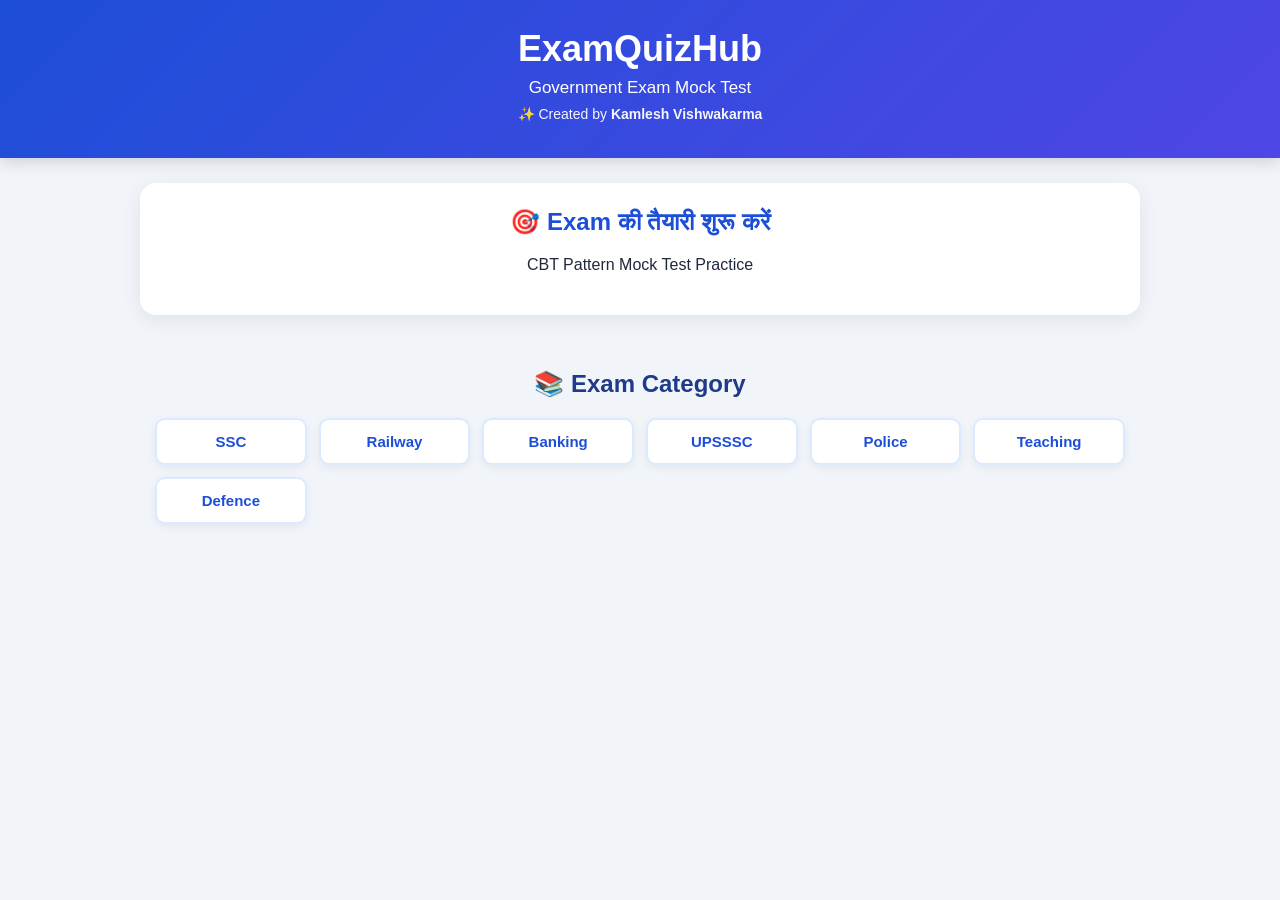
<file: index.html>
<!DOCTYPE html>
<html lang="hi">

<head>
    <meta charset="UTF-8">
    <meta name="viewport" content="width=device-width, initial-scale=1.0">

    <title>ExamQuizHub - CBT Mock Test</title>

    <link rel="stylesheet" href="style.css">
</head>

<body>

<header class="site-header">

    <h1>ExamQuizHub</h1>

    <p>Government Exam Mock Test</p>

    <p class="owner-name">
        ✨ Created by <strong>Kamlesh Vishwakarma</strong>
    </p>

</header>


<section class="welcome-box">

    <h2>🎯 Exam की तैयारी शुरू करें</h2>

    <p>CBT Pattern Mock Test Practice</p>

</section>


<main>

    <section id="categorySection">

        <h2>📚 Exam Category</h2>

        <div class="category-buttons">

            <button onclick="location.href='ssc.html'">
                SSC
            </button>

            <button onclick="location.href='railway.html'">
                Railway
            </button>

            <button onclick="location.href='banking.html'">
                Banking
            </button>

            <button onclick="location.href='upsssc.html'">
                UPSSSC
            </button>

            <button onclick="location.href='police.html'">
                Police
            </button>

            <button onclick="location.href='teaching.html'">
                Teaching
            </button>

            <button onclick="location.href='defence.html'">
                Defence
            </button>

        </div>

    </section>

</main>

</body>
</html>
</file>
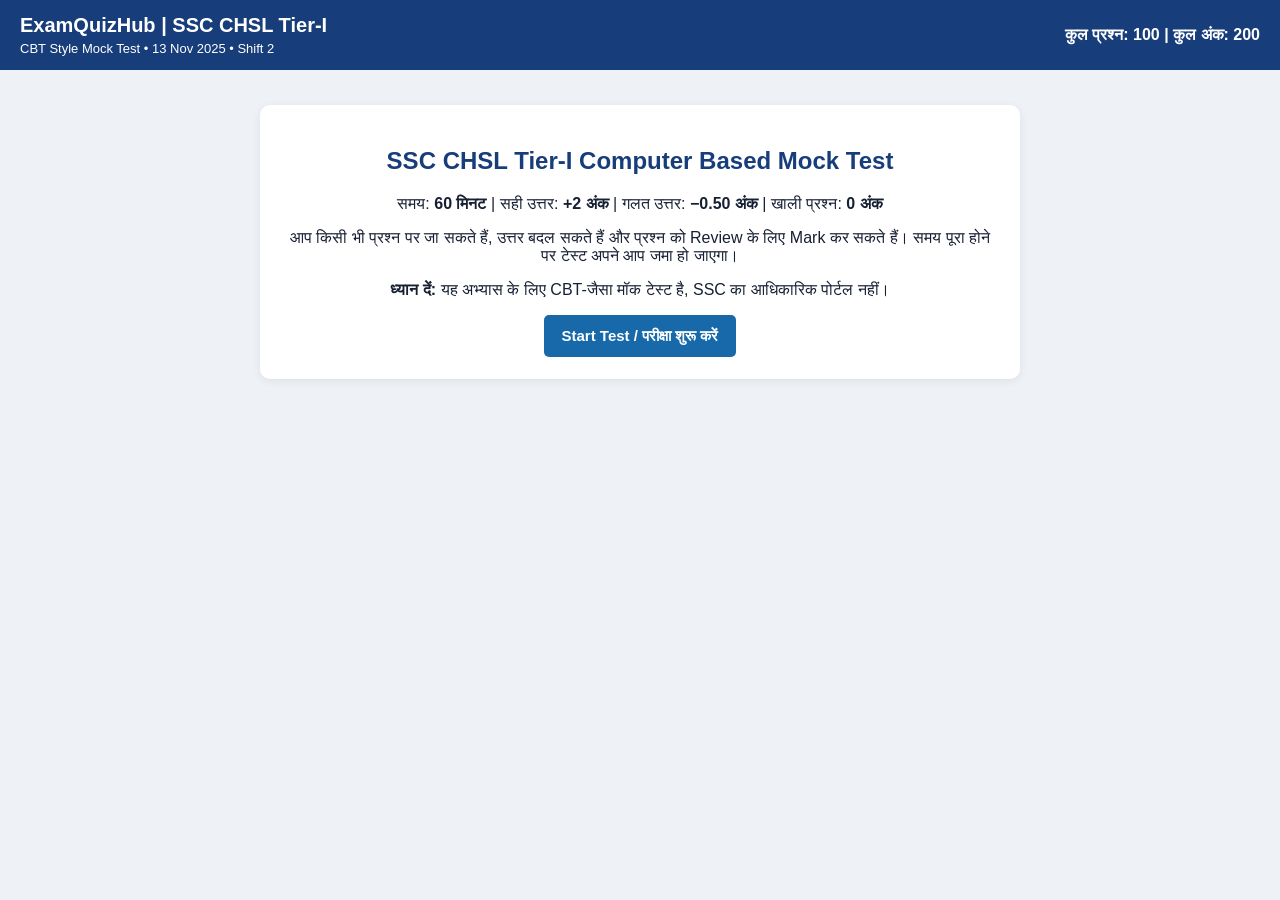
<file: 13-nov-25-s-2.html>
<!DOCTYPE html>
<html lang="hi">
<head>
<meta charset="UTF-8">
<meta name="viewport" content="width=device-width, initial-scale=1.0">
<title>SSC CHSL Tier-I CBT Mock Test | ExamQuizHub</title>
<style>
*{box-sizing:border-box}body{margin:0;font-family:Arial,"Noto Sans Devanagari",sans-serif;background:#eef2f7;color:#172033}
.header{background:#173d7a;color:#fff;padding:14px 20px;display:flex;align-items:center;justify-content:space-between;gap:12px;flex-wrap:wrap}.header h1{font-size:20px;margin:0}.header p{margin:4px 0 0;font-size:13px}
.wrap{max-width:1250px;margin:18px auto;padding:0 14px}.intro,.panel,.result{background:#fff;border-radius:10px;padding:22px;box-shadow:0 2px 10px #00000012}.intro{text-align:center;max-width:760px;margin:35px auto}.intro h2{color:#173d7a}.primary,.secondary,.danger{border:0;border-radius:5px;padding:12px 18px;font-size:15px;font-weight:700;cursor:pointer}.primary{background:#1769aa;color:#fff}.secondary{background:#e2e8f0;color:#172033}.danger{background:#b91c1c;color:#fff}.exam{display:none}.exam-head{display:flex;justify-content:space-between;align-items:center;gap:12px;flex-wrap:wrap;background:#fff;padding:14px 18px;border-radius:8px;margin-bottom:14px}.timer{font-size:22px;font-weight:800;color:#b91c1c;background:#fff1f2;padding:8px 14px;border-radius:7px}.timer.warning{animation:pulse 1s infinite}@keyframes pulse{50%{opacity:.5}}.layout{display:grid;grid-template-columns:minmax(0,1fr) 300px;gap:14px}.panel h2{font-size:19px;margin:0 0 18px}.question{font-size:19px;font-weight:700;line-height:1.65;white-space:pre-wrap;margin:12px 0 20px}.option{display:flex;align-items:flex-start;gap:10px;border:1px solid #cbd5e1;padding:13px;border-radius:7px;margin:10px 0;cursor:pointer;line-height:1.55}.option:hover{background:#f8fafc;border-color:#1769aa}.option input{margin-top:4px;flex-shrink:0}.option.selected{border-color:#1769aa;background:#eff6ff}.question-actions{display:flex;gap:8px;flex-wrap:wrap;margin-top:22px;border-top:1px solid #e2e8f0;padding-top:16px}.question-actions button{flex:1;min-width:120px}.palette-title{font-weight:800;margin-bottom:12px}.legend{display:grid;grid-template-columns:1fr 1fr;gap:8px;font-size:12px;margin-bottom:18px}.legend span{display:flex;align-items:center;gap:6px}.dot{width:16px;height:16px;display:inline-block;border-radius:4px;border:1px solid #cbd5e1}.d-answered{background:#16803d}.d-unanswered{background:#dc2626}.d-review{background:#7c3aed}.d-notvisited{background:#e2e8f0}.palette{display:grid;grid-template-columns:repeat(5,minmax(0,1fr));gap:7px}.qbtn{padding:9px 0;border:1px solid #cbd5e1;background:#f1f5f9;border-radius:5px;cursor:pointer;font-weight:700}.qbtn.answered{background:#16803d;color:#fff;border-color:#16803d}.qbtn.unanswered{background:#dc2626;color:#fff;border-color:#dc2626}.qbtn.review{background:#7c3aed;color:#fff;border-color:#7c3aed}.qbtn.review.answered{background:#7c3aed;outline:3px solid #c4b5fd}.qbtn.current{box-shadow:0 0 0 3px #f59e0b}.palette-note{font-size:12px;line-height:1.5;color:#64748b;margin-top:14px}.submit-wrap{margin-top:18px}.submit-wrap button{width:100%}.result{display:none;margin:25px auto;max-width:1000px}.result h2{color:#173d7a}.stats{display:grid;grid-template-columns:repeat(4,1fr);gap:10px;margin:18px 0}.stat{background:#f1f5f9;border-radius:8px;padding:15px;text-align:center}.stat strong{display:block;font-size:25px;margin-bottom:5px}.review-list{margin-top:25px}.review-item{border:1px solid #e2e8f0;border-radius:8px;padding:14px;margin:10px 0;line-height:1.6}.ok{color:#15803d}.bad{color:#b91c1c}.skip{color:#64748b}.hidden{display:none!important}
@media(max-width:850px){.layout{grid-template-columns:1fr}.stats{grid-template-columns:1fr 1fr}.palette{grid-template-columns:repeat(8,minmax(0,1fr))}.exam-head{align-items:flex-start}.timer{font-size:19px}}@media(max-width:480px){.palette{grid-template-columns:repeat(5,minmax(0,1fr))}.question{font-size:17px}.question-actions button{min-width:40%;padding:11px 8px}.header h1{font-size:18px}}
</style>
</head>
<body>
<header class="header"><div><h1>ExamQuizHub | SSC CHSL Tier-I</h1><p>CBT Style Mock Test • 13 Nov 2025 • Shift 2</p></div><div><strong>कुल प्रश्न: <span id="headerTotal">100</span> | कुल अंक: 200</strong></div></header>
<main class="wrap">
<section class="intro" id="intro"><h2>SSC CHSL Tier-I Computer Based Mock Test</h2><p>समय: <b>60 मिनट</b> | सही उत्तर: <b>+2 अंक</b> | गलत उत्तर: <b>−0.50 अंक</b> | खाली प्रश्न: <b>0 अंक</b></p><p>आप किसी भी प्रश्न पर जा सकते हैं, उत्तर बदल सकते हैं और प्रश्न को Review के लिए Mark कर सकते हैं। समय पूरा होने पर टेस्ट अपने आप जमा हो जाएगा।</p><p><b>ध्यान दें:</b> यह अभ्यास के लिए CBT-जैसा मॉक टेस्ट है, SSC का आधिकारिक पोर्टल नहीं।</p><button class="primary" onclick="startTest()">Start Test / परीक्षा शुरू करें</button></section>
<section class="exam" id="exam">
<div class="exam-head"><div><b>SSC CHSL Tier-I</b><div style="margin-top:6px">प्रश्न <span id="currentNum">1</span> / <span id="totalNum">100</span></div></div><div class="timer" id="timer">60:00</div></div>
<div class="layout"><section class="panel"><div style="display:flex;justify-content:space-between;gap:10px;flex-wrap:wrap"><b id="questionPart">Question 1</b><span id="marksInfo">+2 सही | −0.50 गलत</span></div><div class="question" id="questionText"></div><div id="options"></div><div class="question-actions"><button class="secondary" onclick="previousQuestion()">← Previous</button><button class="secondary" onclick="clearResponse()">Clear Response</button><button class="secondary" onclick="toggleReview()" id="reviewButton">Mark for Review</button><button class="primary" onclick="saveAndNext()">Save &amp; Next →</button></div></section>
<aside class="panel"><div class="palette-title">Question Palette</div><div class="legend"><span><i class="dot d-answered"></i> Answered</span><span><i class="dot d-unanswered"></i> Not Answered</span><span><i class="dot d-review"></i> Mark for Review</span><span><i class="dot d-notvisited"></i> Not Visited</span></div><div class="palette" id="palette"></div><p class="palette-note">हरे: उत्तर दिया • लाल: देखा लेकिन उत्तर नहीं दिया • बैंगनी: Review • स्लेटी: अभी नहीं देखा</p><div class="submit-wrap"><button class="danger" onclick="confirmSubmit(false)">Submit Test</button></div></aside></div>
</section>
<section class="result" id="result"><h2>Test Result / परीक्षा परिणाम</h2><p id="scoreLine"></p><div class="stats" id="stats"></div><p id="timeLine"></p><h3>प्रश्नों की समीक्षा</h3><p>यहाँ प्रत्येक प्रश्न का आपका उत्तर, सही उत्तर और स्थिति दिखाई जाएगी।</p><div class="review-list" id="reviewList"></div><button class="primary" onclick="location.reload()">Restart Test</button></section>
</main>
<script>
const questions = [{"id":1,"q":"Choose the correct one-word substitute for: “ A person who studies insects” (a) Biologist (b) Entomologist (c) Ecologist (d) Zoologist","options":["Biologist","Entomologist","Ecologist","Zoologist"],"answer":1},{"id":2,"q":"Choose the correct one-word substitute for: A place where rare and historical objects are preserved (a) Museum (b) Library (c) Storage (d) Repository","options":["Museum","Library","Storage","Repository"],"answer":0},{"id":3,"q":"Choose the correct passive voice transformation of the sentence: The students are finishing their tests. (a) The tests are being finished by the students. (b) The tests are finished by the students. (c) The tests were finished by the students. (d) The tests have been finished by the students.","options":["The tests are being finished by the students.","The tests are finished by the students.","The tests were finished by the students.","The tests have been finished by the students."],"answer":0},{"id":4,"q":"Choose the most suitable option to replace the highlighted part of the sentence: I am not one of these people who trusts in superstitions. (a) trusted (b) trust (c) trusting (d) to trust","options":["trusted","trust","trusting","to trust"],"answer":1},{"id":5,"q":"Rearrange the following sentence parts to form a meaningful and grammatically correct paragraph: P . However, the sailors were taken by surprise when a sudden and powerful storm swept in from the sea. Q Confident in his plan to block the enemy harbor, the admiral issued the command. R. The fleet’s mission soon turned into a desperate fight for survival because of the unpredictable weather. S. Without engaging in combat, they intended to cut off supplies and force a surrender. (a) P , S, Q, R (b) S, R, P , Q (c) Q, S, P , R (d) R, S, P , Q","options":["P , S, Q, R","S, R, P , Q","Q, S, P , R","R, S, P , Q"],"answer":2},{"id":6,"q":"Choose the correctly spelt word. (a) Necessery (b) Necesary 2 (c) Necessary (d) Neccesary","options":["Necessery","Necesary 2","Necessary","Neccesary"],"answer":2},{"id":7,"q":"Select the most appropriate antonym of the word: Prosperity (a) Reject (b) Disown (c) Deny (d) Poverty","options":["Reject","Disown","Deny","Poverty"],"answer":3},{"id":8,"q":"Select the most appropriate synonym of the word: Clumsy (a) Fortunate (b) Lucky (c) Awkward (d) Prosperous","options":["Fortunate","Lucky","Awkward","Prosperous"],"answer":2},{"id":9,"q":"Select the option that expresses the given sentence in direct voice. The captain stated that the ship had been sailing for three weeks and that they had encountered a severe storm the previous night. (a) The captain stated, “The ship had been sailing for three weeks, and we had encountered a severe storm last night.” (b) The captain stated, “The ship has been sailing for three weeks, and we had encountered a severe storm last night.” (c) The captain stated, “The ship has been sailing for three weeks, and we encountered a severe storm last night.” (d) The captain stated, “The ship had been sailing for three weeks, and we encountered a severe storm last night.”","options":["The captain stated, “The ship had been sailing for three weeks, and we had encountered a severe storm last night.”","The captain stated, “The ship has been sailing for three weeks, and we had encountered a severe storm last night.”","The captain stated, “The ship has been sailing for three weeks, and we encountered a severe storm last night.”","The captain stated, “The ship had been sailing for three weeks, and we encountered a severe storm last night.”"],"answer":2},{"id":10,"q":"Fill in the blank with the most appropriate phrase. As the deadline approached, the workers were moving ____ to complete the project. (a) under wraps (b) around the corner (c) against the clock (d) in high spirits","options":["under wraps","around the corner","against the clock","in high spirits"],"answer":2},{"id":11,"q":"Which of the following sentences uses the word “saw” with the same meaning as in the following sentence? “She saw the bus coming immediately.” (a) He bought a new saw for cutting wood. (b) The mechanic repaired the electric saw. (c) I saw the accident happen suddenly. (d) The saw was kept in the toolbox.","options":["He bought a new saw for cutting wood.","The mechanic repaired the electric saw.","I saw the accident happen suddenly.","The saw was kept in the toolbox."],"answer":2},{"id":12,"q":"Choose the correctly spelt word. (a) Governmant (b) Governement (c) Government (d) Goverment 3","options":["Governmant","Governement","Government","Goverment 3"],"answer":2},{"id":13,"q":"According to the passage, which benefit best explains why online purchasing has become so popular among consumers? Read the following passage and answer the question based on it. Online purchasing, which blends unmatched convenience with a clear set of drawbacks, has entirely transformed consumer behavior. Accessibility remains its key advantage, as customers can browse and purchase products from almost anywhere at any time, often with a wider selection than physical stores. Other major factors include competitive pricing, enabled by online retailers lowering overhead costs, offering lower prices on certain items, and providing faster delivery. However, consumers may face challenges such as delayed deliveries and limited product availability, while the environmental impact of packaging and transportation is becoming increasingly evident. In addition, the customer service experience may suffer due to reduced human interaction. (a) It enables customers to physically examine products before buying (b) It allows consumers to shop anytime and anywhere with access to a broader range of products (c) It guarantees higher product prices compared to traditional stores (d) It completely removes the process of delivery and shipping","options":["It enables customers to physically examine products before buying","It allows consumers to shop anytime and anywhere with access to a broader range of products","It guarantees higher product prices compared to traditional stores","It completely removes the process of delivery and shipping"],"answer":1},{"id":14,"q":"According to the passage, how does online shopping benefit consumers with respect to pricing? Read the following passage and answer the question based on it. Online purchasing, which blends unmatched convenience with a clear set of drawbacks, has entirely transformed consumer behavior. Accessibility remains its key advantage, as customers can browse and purchase products from almost anywhere at any time, often with a wider selection than physical stores. Other major factors include competitive pricing, enabled by online retailers lowering overhead costs, offering lower prices on certain items, and providing faster delivery. However, consumers may face challenges such as delayed deliveries and limited product availability, while the environmental impact of packaging and transportation is becoming increasingly evident. In addition, the customer service experience may suffer due to reduced human interaction. (a) Products are more expensive because online stores have higher operational costs (b) Online retailers can offer competitive prices since they operate with lower overhead expenses (c) Prices are fixed, leaving no room for comparison between sellers (d) Prices are uniform and do not vary across different online platforms","options":["Products are more expensive because online stores have higher operational costs","Online retailers can offer competitive prices since they operate with lower overhead expenses","Prices are fixed, leaving no room for comparison between sellers","Prices are uniform and do not vary across different online platforms"],"answer":1},{"id":15,"q":"According to the passage, which problem represents a major disadvantage of online shopping?Read the following passage and answer the question based on it. Online purchasing, which blends unmatched convenience with a clear set of drawbacks, has entirely transformed consumer behavior. Accessibility remains its key advantage, as customers can browse and purchase products from almost anywhere at any time, often with a wider selection than physical stores. Other major factors include competitive pricing, enabled by online retailers lowering overhead costs, offering lower prices on certain items, and providing faster delivery. However, consumers may face challenges such as delayed deliveries and limited product availability, while the environmental impact of packaging and transportation is becoming increasingly evident. In addition, the customer service experience may suffer due to reduced human interaction. (a) A narrow range of products being available (b) The absence of direct, in-person interaction with products before purchase (c) Increased shipping costs compared to traditional shopping (d) Restricted availability of internet access","options":["A narrow range of products being available","The absence of direct, in-person interaction with products before purchase","Increased shipping costs compared to traditional shopping","Restricted availability of internet access"],"answer":1},{"id":16,"q":"According to the passage, which issue reflects the increasing environmental concerns associated with online shopping? Read the following passage and answer the question based on it. Online purchasing, which blends unmatched convenience with a clear set of drawbacks, has entirely transformed consumer behavior. Accessibility remains its key advantage, as customers can browse and purchase products from almost anywhere at any time, often with a wider selection than physical stores. Other major factors include competitive pricing, enabled by online retailers lowering overhead costs, offering lower prices on certain items, and providing faster delivery. However, consumers may face challenges such as delayed deliveries and limited product availability, while the environmental impact of packaging and transportation is becoming increasingly evident. In addition, the customer service experience may suffer due to reduced human interaction. (a) A rise in visits to physical retail stores (b) Worries about delays in shipping orders (c) Greater fuel usage linked to transportation activities (d) Reduced availability of products for consumers","options":["A rise in visits to physical retail stores","Worries about delays in shipping orders","Greater fuel usage linked to transportation activities","Reduced availability of products for consumers"],"answer":2},{"id":17,"q":"According to the passage, which part of the customer experience may decline as a result of online shopping? Read the following passage and answer the question based on it. Online purchasing, which blends unmatched convenience with a clear set of drawbacks, has entirely transformed consumer behavior. Accessibility remains its key advantage, as customers can browse and purchase products from almost anywhere at any time, often with a wider selection than physical stores. Other major factors include competitive pricing, enabled by online retailers lowering overhead costs, offering lower prices on certain items, and providing faster delivery. However, consumers may face challenges such as delayed deliveries and limited product availability, while the environmental impact of packaging and transportation is becoming increasingly evident. In addition, the customer service experience may suffer due to reduced human interaction. (a) Ease of comparing prices across products (b) Personalized customer service due to lack of human interaction (c) The range of products available to consumers (d) The convenience of shopping from any location","options":["Ease of comparing prices across products","Personalized customer service due to lack of human interaction","The range of products available to consumers","The convenience of shopping from any location"],"answer":1},{"id":18,"q":"Rearrange the following sentence parts to form a meaningful and grammatically correct paragraph: P . However, as the empire expanded, various internal and external challenges began to increase. Q The Roman Empire was once strong and well-organized, experiencing growth and prosperity. R. Its slow decline resulted from factors such as military overextension, political corruption, excessive military spending, and economic weakness. S. These pressures placed heavy strain on society, governance, and military support systems. (a) R, S, P , Q (b) P , S, Q, R (c) Q, P , R, S (d) Q, S, P , R","options":["R, S, P , Q","P , S, Q, R","Q, P , R, S","Q, S, P , R"],"answer":2},{"id":19,"q":"Select the option that expresses the given sentence in indirect voice. The company CEO announced, “We will not be able to meet the deadline for this quarter, which is a great disappointment for all of us, but we will make extra efforts to improve our performance in the next cycle.” (a) The company CEO announced that they will not be able to meet the deadline for this quarter, which is a great disappointment for all of us, but that they will make extra efforts to improve their performance in the next cycle. 5 (b) The company CEO announced that they could not be able to meet the deadline for that quarter, which was a great disappointment for all of them, but that they would make extra efforts to improve their performance in the next cycle. (c) The company CEO announced that they had not been able to meet the deadline for that quarter, which was a great disappointment for all of them, but that they would have made extra efforts to improve their performance in the next cycle. (d) The company CEO announced that they would not be able to meet the deadline for that quarter, which was a great disappointment for all of them, but that they would make extra efforts to improve their performance in the next cycle.","options":["The company CEO announced that they will not be able to meet the deadline for this quarter, which is a great disappointment for all of us, but that they will make extra efforts to improve their performance in the next cycle. 5","The company CEO announced that they could not be able to meet the deadline for that quarter, which was a great disappointment for all of them, but that they would make extra efforts to improve their performance in the next cycle.","The company CEO announced that they had not been able to meet the deadline for that quarter, which was a great disappointment for all of them, but that they would have made extra efforts to improve their performance in the next cycle.","The company CEO announced that they would not be able to meet the deadline for that quarter, which was a great disappointment for all of them, but that they would make extra efforts to improve their performance in the next cycle."],"answer":3},{"id":20,"q":"Select the most appropriate antonym of the word: Consent (a) Refuse (b) Despair (c) Sorrow (d) Anger","options":["Refuse","Despair","Sorrow","Anger"],"answer":0},{"id":21,"q":"Choose the correct meaning of the idiom: As cool as a cucumber (a) Very close and loyal (b) Very secretive (c) Very calm (d) Very quiet","options":["Very close and loyal","Very secretive","Very calm","Very quiet"],"answer":2},{"id":22,"q":"Fill in the blank with the most appropriate idiom. She accepted the setback ____ and focused on doing better next time. (a) at face value (b) with a grain of salt (c) on the chin (d) out of context","options":["at face value","with a grain of salt","on the chin","out of context"],"answer":2},{"id":23,"q":"Change the following sentence into the Active form. Let the emergency meeting be held at 10 AM without delay. (a) Hold the emergency meeting at 10 AM without delay. (b) The emergency meeting should be held at 10 AM without delay. (c) They will hold the emergency meeting at 10 AM without delay. (d) An emergency meeting is held at 10 AM without delay.","options":["Hold the emergency meeting at 10 AM without delay.","The emergency meeting should be held at 10 AM without delay.","They will hold the emergency meeting at 10 AM without delay.","An emergency meeting is held at 10 AM without delay."],"answer":0},{"id":24,"q":"Choose the most suitable option to replace the highlighted part of the sentence: Marginal sellers who have the ability to control their price levels, or pass on any rise in costs to customers, are likely to maintaining or even improve their profit margins. (a) are likely to maintain or even improve their profit margins (b) is likely to maintain or even improve their profit margins (c) are likely to maintains or even improve their profit margins (d) are likely to maintain or even improves their profit margins","options":["are likely to maintain or even improve their profit margins","is likely to maintain or even improve their profit margins","are likely to maintains or even improve their profit margins","are likely to maintain or even improves their profit margins"],"answer":0},{"id":25,"q":"Identify the part of the sentence that contains a grammatical error. A. The senior officer B. is responsible of C. the entire marketing D. department. (a) The senior officer (b) is responsible of (c) the entire marketing (d) department","options":["The senior officer","is responsible of","the entire marketing","department"],"answer":1},{"id":26,"q":"यदि % का अर्थ +, # का अर्थ ×, @ का अर्थ - है, तो ज्ञात कीजिए: 8 @ 4 % 6 # 2 = ? (a) 16 (b) 18 (c) 20 (d) 22","options":["16","18","20","22"],"answer":0},{"id":27,"q":"एक शहर को बार-बार जबिली कटौती का सामना करना पड़ता है। दकसे प्रार्जमकता िी िानी चाजहए? (a) नया पाकथ (b) अजिक स्ट्रीटलाइट (c) जबिली आपूर्तथ में सुिार (d) मॉल का जनमाथण","options":["नया पाकथ","अजिक स्ट्रीटलाइट","जबिली आपूर्तथ में सुिार","मॉल का जनमाथण"],"answer":2},{"id":28,"q":"कर्न: ऑनलाइन जशक्षा सीखने की पहुंच में सुिार करती है लेदकन स्ट्रीन समय और गुणवत्ता के बारे में चचुंताएुं पैिा करती है। जवशेषज्ञ जवजनयमन और जनगरानी का सुझाव िेते हैं। जनष्कषथ: I. ऑनलाइन जशक्षा के फायिे और नुकसान हैं। II. प्रभावी ऑनलाइन जशक्षा के जलए जवजनयमन आवश्यक है। III. ऑनलाइन जशक्षा को पूरी तरह से रोक दिया िाना चाजहए। (a) केवल I (b) I और II (c) केवल III (d) सभी अनुसरण करते हैं","options":["केवल I","I और II","केवल III","सभी अनुसरण करते हैं"],"answer":1},{"id":29,"q":"उस जवकल्प का चयन करें िो दिए गए शब्िों के सही रम को िशाथता है िैसे वे अुंग्रेिी शब्िकोश में दिखाई िेंगे। Capture Capital Capacity Capable (a) 2,1,4,3 (b) 4,3,2,1 (c) 4,2,3,1 (d) 2,3,1,4","options":["2,1,4,3","4,3,2,1","4,2,3,1","2,3,1,4"],"answer":1},{"id":30,"q":"श ुंखला में लुप्त पि ज्ञात कीजिए। 3, 11, 27, 51, ? (a) 83 (b) 87 (c) 91 (d) 95","options":["83","87","91","95"],"answer":0},{"id":31,"q":"उस जवकल्प का चयन करें िो दिए गए शब्िों के सही रम को िशाथता है िैसे वे अुंग्रेिी शब्िकोश में दिखाई िेंगे। Train Transfer Translate Transport (a) 1,2,3,4 (b) 1,3,2,4 (c) 2,1,3,4 (d) 2,3,1,4","options":["1,2,3,4","1,3,2,4","2,1,3,4","2,3,1,4"],"answer":0},{"id":32,"q":"श ुंखला में लुप्त पि ज्ञात कीजिए। 12, 23, 36, 51, ? (a) 68 (b) 70 (c) 72 (d) 75","options":["68","70","72","75"],"answer":0},{"id":33,"q":"एक ग्राहक िोषपूणथ उत्पाि के बारे में जशकायत करता है। सबसे अच्छी प्रजतदरया क्या है? (a) जशकायत को अनिेखा करें (b) ग्राहक के सार् बहस करें (c) िााँच के बाि बिलें या िनवापसी करें (d) आपूर्तथकताथ को िोषी ठहराएुं","options":["जशकायत को अनिेखा करें","ग्राहक के सार् बहस करें","िााँच के बाि बिलें या िनवापसी करें","आपूर्तथकताथ को िोषी ठहराएुं"],"answer":2},{"id":34,"q":"DEPARTMENT से कौन सा शब्ि नहीं बनाया िा सकता है? (a) PART (b) TAME (c) MEANT (d) MATURE","options":["PART","TAME","MEANT","MATURE"],"answer":3},{"id":35,"q":"श ुंखला में लुप्त पि ज्ञात कीजिए। A, D, H, M, ? (a) R (b) Q (c) S (d) T 8","options":["R","Q","S","T 8"],"answer":2},{"id":36,"q":"यदि BIOLOGICAL को CJPMPHJDBM के रूप में कूटबद्ध दकया िाता है और SOCIOLOGICAL को TPDJPMPHJDBM के रूप में कूटबद्ध दकया िाता है, तो PSYCHOLOGICAL के जलए कूट क्या है? (a) QTZDIPMPHJDBM (b) QSZDIPMPHJDBM (c) QTZDIPMPHJCBM (d) QTZDIPMPGJDBM","options":["QTZDIPMPHJDBM","QSZDIPMPHJDBM","QTZDIPMPHJCBM","QTZDIPMPGJDBM"],"answer":0},{"id":37,"q":"WX : UV :: ST : ? (a) QT (b) QS (c) RS (d) QR","options":["QT","QS","RS","QR"],"answer":3},{"id":38,"q":"50 छात्रों की एक पुंजि में, रीना बायें से 20वें और टीना िायें से 15वें स्ट्र्ान पर है। उनके बीच दकतने छात्र हैं? (a) 14 (b) 15 (c) 16 (d) 17","options":["14","15","16","17"],"answer":1},{"id":39,"q":"श ुंखला में लुप्त पि ज्ञात कीजिए। 1, 8, 27, 64, ? (a) 100 (b) 125 (c) 144 (d) 216","options":["100","125","144","216"],"answer":1},{"id":40,"q":"कर्न: क्या स्ट्कूलों में मोबाइल फोन पर प्रजतबुंि लगा दिया िाना चाजहए? तकथ: I. हााँ, वे छात्रों का ध्यान भटकाते हैं। II. नहीं, वे आपात जस्ट्र्जत में मिि करते हैं। (a) केवल I प्रबल (b) केवल II प्रबल (c) िोनों प्रबल (d) कोई प्रबल नहीं","options":["केवल I प्रबल","केवल II प्रबल","िोनों प्रबल","कोई प्रबल नहीं"],"answer":2},{"id":41,"q":"यदि PHYSICS को QIZTJDT के रूप में कूटबद्ध दकया िाता है, तो CHEMISTRY को कैसे कूटबद्ध दकया िाता है? (a) DIFNJTUSZ (b) DIFNJTVRZ 9 (c) DJFNJTUSZ (d) DIFMJTUSZ","options":["DIFNJTUSZ","DIFNJTVRZ 9","DJFNJTUSZ","DIFMJTUSZ"],"answer":0},{"id":42,"q":"श ुंखला में लुप्त पि ज्ञात कीजिए। Z, V , R, N, ? (a) J (b) K (c) L (d) M","options":["J","K","L","M"],"answer":0},{"id":43,"q":"कर्न: भारी बाररश के कारण सड़कें क्षजतग्रस्ट्त हो गई हैं। कायथवाजहयााँ: I. सड़कों की तुरुंत मरम्मत करें। II. यातायात को स्ट्र्ायी रूप से रोक िें। (a) केवल I (b) केवल II (c) िोनों (d) या तो","options":["केवल I","केवल II","िोनों","या तो"],"answer":0},{"id":44,"q":"एक पुंजि में 30 पुस्ट्तकें हैं। िायें से जगनने पर बायें से 11वीं पुस्ट्तक का स्ट्र्ान क्या है? (a) 18 (b) 19 (c) 21 (d) 20","options":["18","19","21","20"],"answer":3},{"id":45,"q":"AB : BC :: CD : ? (a) DE (b) CE (c) EF (d) DF","options":["DE","CE","EF","DF"],"answer":0},{"id":46,"q":"एक कमथचारी की समय सीमा (डेडलाइन) कल है लेदकन उसके पास कुछ डेटा की कमी है। क्या दकया िाना चाजहए? (a) गुम डेटा को अनिेखा करें (b) घबराएुं और काम में िेरी करें (c) पयथवेक्षक को सूजचत करें और उपलब्ि कायथ को प्रार्जमकता िें (d) कायथ छोड़ िें","options":["गुम डेटा को अनिेखा करें","घबराएुं और काम में िेरी करें","पयथवेक्षक को सूजचत करें और उपलब्ि कायथ को प्रार्जमकता िें","कायथ छोड़ िें"],"answer":2},{"id":47,"q":"आपका टीम का सार्ी काम के बोझ के कारण तनाव में है। आपको क्या करना चाजहए? (a) िूसरों से जशकायत करें 10 (b) मिि की पेशकश करें और योिना बनाने का सुझाव िें (c) उन्हें अनिेखा करें (d) उनके तनाव का मजाक उड़ाएुं","options":["िूसरों से जशकायत करें 10","मिि की पेशकश करें और योिना बनाने का सुझाव िें","उन्हें अनिेखा करें","उनके तनाव का मजाक उड़ाएुं"],"answer":1},{"id":48,"q":"जभन्न का चयन करें (a) 14 : 21 (b) 28 : 35 (c) 42 : 49 (d) 56 : 65","options":["14 : 21","28 : 35","42 : 49","56 : 65"],"answer":3},{"id":49,"q":"यदि + का अर्थ ×, - का अर्थ +, × का अर्थ ÷, ÷ का अर्थ - है, तो ज्ञात कीजिए: 12 - 6 + 4 × 2 = ? (a) 28 (b) 24 (c) 26 (d) 22","options":["28","24","26","22"],"answer":1},{"id":50,"q":"यदि FREEDOM को IUGHGQP के रूप में कूटबद्ध दकया िाता है, तो LIBERTY को कैसे कूटबद्ध दकया िाएगा? (a) OMDHUVB (b) OLEHUVB (c) OLDHUVB (d) OLDHVVB","options":["OMDHUVB","OLEHUVB","OLDHUVB","OLDHVVB"],"answer":2},{"id":51,"q":"एक अिथगोले का वर प ष्ठीय क्षेत्रफल 154π 𝑐𝑚2. है। इसका आयतन (घन सेमी में) ज्ञात कीजिए। (a) 154 3 𝜋√77 (b) 155 3 𝜋√77 (c) 159 3 𝜋√77𝜋 (d) 154 5 𝜋√77","options":["154 3 𝜋√77","155 3 𝜋√77","159 3 𝜋√77𝜋","154 5 𝜋√77"],"answer":0},{"id":52,"q":"जनम्नजलजखत में से कौन सा अवरोही रम में है? (a) 1 3,3 4,2 7,2 3 (b) 3 4,2 7,2 3,1 3 (c) 3 4,2 3,1 3,2 7 (d) 3 4,2 7,1 3,2 3","options":["1 3,3 4,2 7,2 3","3 4,2 7,2 3,1 3","3 4,2 3,1 3,2 7","3 4,2 7,1 3,2 3"],"answer":2},{"id":53,"q":"एक व त्त की पररजि 88 cm है। व त्त का क्षेत्रफल (sq. cm. में) क्या है? (a) 616 (b) 308 11 (c) 196 (d) 154","options":["616","308 11","196","154"],"answer":0},{"id":54,"q":"यदि p−q=6 और pq=7 है, तो 𝑝3−𝑞3+6(𝑝+𝑞)2 का मान ज्ञात कीजिए। (a) 756 (b) 726 (c) 912 (d) 1024","options":["756","726","912","1024"],"answer":1},{"id":55,"q":"यदि 812÷34=3𝑛, तो n का मान ज्ञात कीजिए। (a) 4 (b) 6 (c) 8 (d) 10","options":["4","6","8","10"],"answer":0},{"id":56,"q":"यदि एक शुंकु की जत्रज्या में 10% की व जद्ध की िाती है और इसकी ऊाँचाई में 20% की व जद्ध की िाती है, तो इसके आयतन में दकतने प्रजतशत की व जद्ध होगी? (a) 45.2% (b) 52.2% (c) 58.2% (d) 60.2%","options":["45.2%","52.2%","58.2%","60.2%"],"answer":0},{"id":57,"q":"सरल कीजिए: (sin⁡𝑥−cos⁡𝑥)2 1−sin⁡𝑥cos⁡𝑥 (a) 1−2sin⁡𝑥cos⁡𝑥 1−sin⁡𝑥cos⁡𝑥 (b) 1+2sin⁡𝑥cos⁡𝑥 1−sin⁡𝑥cos⁡𝑥 (c) 2−sin⁡𝑥cos⁡𝑥 1−sin⁡𝑥cos⁡𝑥 (d) 3−2sin⁡𝑥cos⁡𝑥 1−sin⁡𝑥cos⁡𝑥","options":["1−2sin⁡𝑥cos⁡𝑥 1−sin⁡𝑥cos⁡𝑥","1+2sin⁡𝑥cos⁡𝑥 1−sin⁡𝑥cos⁡𝑥","2−sin⁡𝑥cos⁡𝑥 1−sin⁡𝑥cos⁡𝑥","3−2sin⁡𝑥cos⁡𝑥 1−sin⁡𝑥cos⁡𝑥"],"answer":0},{"id":58,"q":"यदि cos A = 12 13 है, िहााँ A न्यून कोण है, तो sin A का मान ज्ञात कीजिए। (a) 5 13 (b) 12 13 (c) 13 5 (d) 7 13","options":["5 13","12 13","13 5","7 13"],"answer":0},{"id":59,"q":"एक समकोण जत्रभुि में, यदि sin θ = 1 2, तो 2 sin θ cos θ का मान ज्ञात कीजिए। (a) √3 2 12 (b) 1 2 (c) √3/4 (d) 3 4","options":["√3 2 12","1 2","√3/4","3 4"],"answer":0},{"id":60,"q":"एक रेखा का समीकरण 3x + 4y − 12 = 0 है। इसके लुंबवत रेखा की ढाल क्या है? (a) 4 3 (b) −3 4 (c) 3 4 (d) −4 3","options":["4 3","−3 4","3 4","−4 3"],"answer":0},{"id":61,"q":"कोई जनजित राजश सािारण ब्याि पर 10 वषों में स्ट्वयुं की तीन गुनी हो िाती है। उसी िर पर वह दकतने वषों में स्ट्वयुं की छह गुनी हो िाएगी? (a) 20 वषथ (b) 25 वषथ (c) 30 वषथ (d) 35 वषथ","options":["20 वषथ","25 वषथ","30 वषथ","35 वषथ"],"answer":1},{"id":62,"q":"𝑥2+𝑦2+𝑧2if𝑥+𝑦+𝑧=15and𝑥𝑦+𝑦𝑧+𝑧𝑥=54.⁡ का मान ज्ञात कीजिए: (a) 117 (b) 99 (c) 81 (d) 135","options":["117","99","81","135"],"answer":0},{"id":63,"q":"अमन िो योिनाओं में कुल Rs. P की राजश जनवेश करता है। वह योिना X में 3 वषथ के जलए सािारण ब्याि पर Rs. 3,000 जनवेश करता है और शेष राजश योिना Y में 6 वषथ के जलए ऐसी िर पर जनवेश करता है िो योिना X की तुलना में 4% अजिक है। योिना X में जनवेश की गई राजश योिना Y में जनवेश की गई राजश से 25% कम है। यदि अर्िथत कुल सािारण ब्याि Rs. 2,520 है, तो योिना X की ब्याि िर क्या है? (a) 8.52% (b) 4.73% (c) 12.94% (d) 15.36%","options":["8.52%","4.73%","12.94%","15.36%"],"answer":1},{"id":64,"q":"जनम्नजलजखत में से कौन सी सुंख्या एक पूणथ वगथ हो सकती है? (a) 384752 (b) 527364 (c) 146689 (d) 902536","options":["384752","527364","146689","902536"],"answer":2},{"id":65,"q":"20% पानी वाले 5 लीटर िूि के घोल को 35% पानी वाले 7 लीटर के िूसरे िूि के घोल के सार् जमलाया िाता है। जमश्रण में पानी का प्रजतशत क्या होगा? (a) 28.25% (b) 30.05% (c) 28.75% (d) 32.15%","options":["28.25%","30.05%","28.75%","32.15%"],"answer":2},{"id":66,"q":"23×33×52×11and2×3×5×7×112 का महत्तम समापवतथक (HCF) है: (a) 2×3×5 (b) 3×5×11 (c) 2×3×5×11 (d) 3×11","options":["2×3×5","3×5×11","2×3×5×11","3×11"],"answer":2},{"id":67,"q":"एक शहर की िनसुंख्या पहले वषथ में 15% घटती है, िूसरे वषथ में 20% बढ़ती है, और तीसरे वषथ में दफर से 10% घटती है। यदि प्रारुंभ में िनसुंख्या 50,000 र्ी, तो 3 वषथ बाि यह दकतनी होगी? (a) 45,900 (b) 48,600 (c) 51,000 (d) 54,000","options":["45,900","48,600","51,000","54,000"],"answer":0},{"id":68,"q":"एक साइदकल चालक एक गााँव से सुबह 6:00 बिे 12 km/h की गजत से जनकलता है। एक मोटरबाइक सुबह 7:00 बिे 24 km/h की गजत से उसका पीछा करना शुरू करती है। मोटरबाइक साइदकल चालक को दकतने बिे पकड़ लेगी? (a) 7:30 AM (b) 8:00 AM (c) 8:30 AM (d) 9:00 AM","options":["7:30 AM","8:00 AM","8:30 AM","9:00 AM"],"answer":1},{"id":69,"q":"एक िुकानिार एक वस्ट्तु का मूल्य उसके रय मूल्य से 25% अजिक अुंदकत करता है और अुंदकत मूल्य पर 200 रुपये की छूट िेता है। यदि वस्ट्तु को 1800 रुपये में बेचा िाता है, तो वस्ट्तु का रय मूल्य ज्ञात कीजिए। (a) रु. 1400 (b) रु. 1500 (c) रु. 1600 (d) रु. 1700","options":["रु. 1400","रु. 1500","रु. 1600","रु. 1700"],"answer":2},{"id":70,"q":"एक िुकानिार 40 दकलो चीनी 45 रुपये प्रजत दकलो की िर से और 60 दकलो िूसरी गुणवत्ता की चीनी 55 रुपये प्रजत दकलो की िर से खरीिता है। वह िोनों गुणवत्ता की चीनी को जमलाकर जमश्रण को 52 रुपये प्रजत दकलो की िर से बेचता है। उसका कुल लाभ या हाजन ज्ञात कीजिए। (a) Rs.100 profit (b) Rs.100 loss (c) Rs.200 profit (d) Rs.200 loss 14","options":["Rs.100 profit","Rs.100 loss","Rs.200 profit","Rs.200 loss 14"],"answer":0},{"id":71,"q":"X एक कायथ को 20 दिनों में पूरा कर सकता है और Y उसी कायथ को 40 दिनों में पूरा कर सकता है। वे 4 दिनों के जलए एक सार् कायथ करते हैं और दफर X कायथ छोड़ िेता है। Y शेष कायथ को और दकतने दिनों में पूरा करेगा? (a) 12 दिन (b) 14 दिन (c) 28 दिन (d) 18 दिन","options":["12 दिन","14 दिन","28 दिन","18 दिन"],"answer":2},{"id":72,"q":"10 सुंख्याओं का औसत 38 है। यदि पहली 5 सुंख्याओं में से प्रत्येक में 4 की व जद्ध की िाती है और शेष 5 सुंख्याओं में से प्रत्येक में 2 की कमी की िाती है, तो नया औसत क्या होगा? (a) 38 (b) 39 (c) 40 (d) 41","options":["38","39","40","41"],"answer":1},{"id":73,"q":"एक सुंख्या एक जनजित सुंख्या से 25% कम है, िबदक िूसरी सुंख्या उसी सुंख्या से 40% अजिक है। िोनों सुंख्याओं का अनुपात क्या है? (a) 3 : 7 (b) 15 : 28 (c) 5 : 8 (d) 7 : 15","options":["3 : 7","15 : 28","5 : 8","7 : 15"],"answer":1},{"id":74,"q":"यदि sin P = 5 13 और cos Q = 12 13, तो sin P cos Q + cos P sin Q का मान ज्ञात कीजिए: (a) 60/169 (b) 13/13 (c) 120/169 (d) 12/13","options":["60/169","13/13","120/169","12/13"],"answer":2},{"id":75,"q":"X, Y, और Z एक साझेिारी करते हैं। X 72,000 रुपये जनवेश करता है, Y 54,000 रुपये जनवेश करता है, और Z 36,000 रुपये जनवेश करता है। 4 महीने के बाि, Y अपने जनवेश में 20% की व जद्ध करता है, िबदक Z अपने जनवेश में 15% की कमी करता है। 1 वषथ के अुंत में, अर्िथत कुल लाभ 1,08,000 रुपये है। लाभ में Z का जहस्ट्सा क्या है? (a) 𝑅𝑠.4,84,000 23 (b) 𝑅𝑠.4,86,000 23 (c) 𝑅𝑠.4,87,000 23 (d) 𝑅𝑠4,85,000 23","options":["𝑅𝑠.4,84,000 23","𝑅𝑠.4,86,000 23","𝑅𝑠.4,87,000 23","𝑅𝑠4,85,000 23"],"answer":1},{"id":76,"q":"टोक्यो ओलुंजपयन नीरि चोपड़ा दकस खेल से िुड़े हैं? (a) भाला फेंक (b) कुश्ती 15 (c) मुक्केबािी (d) भारोत्तोलन","options":["भाला फेंक","कुश्ती 15","मुक्केबािी","भारोत्तोलन"],"answer":0},{"id":77,"q":"31 मई 2025 तक, भारत के जलए महान्यायवािी कौन है? (a) आर. वेंकटरमणी (b) के. के. वेणुगोपाल (c) मुकुल रोहतगी (d) हरीश साल्वे","options":["आर. वेंकटरमणी","के. के. वेणुगोपाल","मुकुल रोहतगी","हरीश साल्वे"],"answer":0},{"id":78,"q":"स्ट्टैंड-अप इुंजडया योिना दकस सुंस्ट्र्ान के सार् साझेिारी में मजहलाओं और एससी/एसटी (SC/ST) समुिायों के बीच उद्यमशीलता को बढ़ावा िेने के जलए शुरू की गई र्ी? (a) भारतीय ररजवथ बैंक (b) भारतीय लघु उद्योग जवकास बैंक (SIDBI) (c) भारतीय िीवन बीमा जनगम (d) भारतीय स्ट्टेट बैंक","options":["भारतीय ररजवथ बैंक","भारतीय लघु उद्योग जवकास बैंक (SIDBI)","भारतीय िीवन बीमा जनगम","भारतीय स्ट्टेट बैंक"],"answer":1},{"id":79,"q":"केंद्रीय बिट 2025–26 में घोजषत, राष्ट्रीय एआई (AI) जमशन का प्रार्जमक उद्देश्य क्या है? (a) समावेशी जवकास के जलए एक मिबूत आर्टथदफजशयल इुंटेजलिेंस पाररजस्ट्र्जतकी तुंत्र जवकजसत करना (b) एआई (AI) उपकरणों का उपयोग करके सोशल मीजडया प्लेटफॉमथ को जवजनयजमत करना (c) मानव कायथबल को स्ट्वचालन (automation) से बिलना (d) सभी नागररकों को मुफ्त एआई (AI) सॉफ्टवेयर प्रिान करना","options":["समावेशी जवकास के जलए एक मिबूत आर्टथदफजशयल इुंटेजलिेंस पाररजस्ट्र्जतकी तुंत्र जवकजसत करना","एआई (AI) उपकरणों का उपयोग करके सोशल मीजडया प्लेटफॉमथ को जवजनयजमत करना","मानव कायथबल को स्ट्वचालन (automation) से बिलना","सभी नागररकों को मुफ्त एआई (AI) सॉफ्टवेयर प्रिान करना"],"answer":0},{"id":80,"q":"2024–25 में दकस ररपोटथ ने बैंककुंग सेवाओं तक बढ़ी हई पहुंच के माध्यम से भारत में जवत्तीय समावेशन की प्रगजत को उिागर दकया? (a) ग्लोबल फाइुंडेक्स ररपोटथ (b) मानव जवकास ररपोटथ (c) ईज ऑफ डूइुंग जबजनेस इुंडेक्स (d) वल्डथ हैप्पीनेस ररपोटथ","options":["ग्लोबल फाइुंडेक्स ररपोटथ","मानव जवकास ररपोटथ","ईज ऑफ डूइुंग जबजनेस इुंडेक्स","वल्डथ हैप्पीनेस ररपोटथ"],"answer":0},{"id":81,"q":"भारत में प्रोिेक्ट टाइगर मुख्य रूप से दकस उद्देश्य के जलए शुरू दकया गया र्ा? (a) बाघों और उनके प्राक जतक आवासों का सुंरक्षण (b) सुंरजक्षत क्षेत्रों में शेरों का प्रिनन (c) महाद्वीपों में तेंिुओं का स्ट्र्ानाुंतरण (d) समुद्री िैव जवजविता का सुंरक्षण","options":["बाघों और उनके प्राक जतक आवासों का सुंरक्षण","सुंरजक्षत क्षेत्रों में शेरों का प्रिनन","महाद्वीपों में तेंिुओं का स्ट्र्ानाुंतरण","समुद्री िैव जवजविता का सुंरक्षण"],"answer":0},{"id":82,"q":"पुस्ट्तक ‘सीररयस मैन’ के लेखक कौन हैं? (a) िीत र्ाजयल (b) मनु िोसेफ (c) अजमताव घोष 16 (d) दकरण िेसाई","options":["िीत र्ाजयल","मनु िोसेफ","अजमताव घोष 16","दकरण िेसाई"],"answer":1},{"id":83,"q":"‘लावणी’ दकस भारतीय राज्य से िुड़ा एक लोकजप्रय लोक न त्य है? (a) गुिरात (b) रािस्ट्र्ान (c) महाराष्ट्र (d) ओजडशा","options":["गुिरात","रािस्ट्र्ान","महाराष्ट्र","ओजडशा"],"answer":2},{"id":84,"q":"युद्धक गजतजवजियों और मुखौटों के उपयोग के जलए प्रजसद्ध ‘छऊ’ न त्य दकस भारतीय राज्य से सुंबुंजित है? (a) पुंिाब (b) ओजडशा (c) केरल (d) गुिरात","options":["पुंिाब","ओजडशा","केरल","गुिरात"],"answer":1},{"id":85,"q":"एक उपग्रह िो उत्तरी ध्रुव से िजक्षणी ध्रुव तक प थ्वी के चारों ओर लगभग 90° के झुकाव के सार् परररमा करता है, उसे दकस प्रकार की कक्षा में कहा िाता है? (a) भू-जस्ट्र्र (b) जवषुवतीय (c) ध्रुवीय (d) िीघथव त्ताकार","options":["भू-जस्ट्र्र","जवषुवतीय","ध्रुवीय","िीघथव त्ताकार"],"answer":2},{"id":86,"q":"जनम्नजलजखत में से कौन सा कारक वाष्पीकरण की िर को प्रभाजवत नहीं करता है? (a) तापमान (b) हवा की गजत (c) आद्रथता (d) घनत्व","options":["तापमान","हवा की गजत","आद्रथता","घनत्व"],"answer":3},{"id":87,"q":"गजति ऊिाथ क्या है? (a) दकसी वस्ट्तु में उसकी जस्ट्र्जत के कारण जनजहत ऊिाथ (b) रासायजनक बुंिनों के कारण दकसी वस्ट्तु में सुंग्रजहत ऊिाथ (c) दकसी वस्ट्तु में उसकी गजत के कारण जनजहत ऊिाथ (d) एक शरीर से िूसरे शरीर में ऊष्मा के रूप में स्ट्र्ानाुंतररत ऊिाथ","options":["दकसी वस्ट्तु में उसकी जस्ट्र्जत के कारण जनजहत ऊिाथ","रासायजनक बुंिनों के कारण दकसी वस्ट्तु में सुंग्रजहत ऊिाथ","दकसी वस्ट्तु में उसकी गजत के कारण जनजहत ऊिाथ","एक शरीर से िूसरे शरीर में ऊष्मा के रूप में स्ट्र्ानाुंतररत ऊिाथ"],"answer":2},{"id":88,"q":"भारत के पहले 100% सौर ऊिाथ सुंचाजलत हवाई अड्डे के टर्मथनल का उद्घाटन दकस हवाई अड्डे पर दकया गया र्ा? (a) कोचीन इुंटरनेशनल एयरपोटथ (b) दिल्ली इुंटरनेशनल एयरपोटथ (c) हैिराबाि इुंटरनेशनल एयरपोटथ (d) मुुंबई इुंटरनेशनल एयरपोटथ 17","options":["कोचीन इुंटरनेशनल एयरपोटथ","दिल्ली इुंटरनेशनल एयरपोटथ","हैिराबाि इुंटरनेशनल एयरपोटथ","मुुंबई इुंटरनेशनल एयरपोटथ 17"],"answer":0},{"id":89,"q":"कौन सा रेलवे िोन अपने ब्रॉड-गेि मागों का 100% जवद्युतीकरण प्राप्त करने वाला भारत का पहला िोन बन गया? (a) पूवी रेलवे (b) िजक्षण मध्य रेलवे (c) पजिम रेलवे (d) उत्तर रेलवे","options":["पूवी रेलवे","िजक्षण मध्य रेलवे","पजिम रेलवे","उत्तर रेलवे"],"answer":2},{"id":90,"q":"जनम्नजलजखत में से दकस मुगल सम्राट को उसके अपने ही अमीरों (नवाबों) द्वारा अुंिा कर दिया गया और कारावास में डाल दिया गया? I. शाहिहााँ II. अहमि शाह बहािुर (a) केवल I (b) केवल II (c) I और II िोनों (d) न तो I और न ही II","options":["केवल I","केवल II","I और II िोनों","न तो I और न ही II"],"answer":1},{"id":91,"q":"व्यजि अर्थशास्त्र में, आपूर्तथ फलन का ग्रादफकल जनरूपण क्या कहलाता है? (a) माुंग वर (b) लागत वर (c) आपूर्तथ वर (d) रािस्ट्व वर","options":["माुंग वर","लागत वर","आपूर्तथ वर","रािस्ट्व वर"],"answer":2},{"id":92,"q":"भारत में राष्ट्रीय जनवेश और अवसुंरचना कोष (NIIF) दकस वषथ शुरू दकया गया र्ा? (a) 2010 (b) 2013 (c) 2015 (d) 2020","options":["2010","2013","2015","2020"],"answer":2},{"id":93,"q":"उपभोिा मूल्य सूचकाुंक (CPI) के आिार वषथ को सुंशोजित करने के जलए सजमजत की अध्यक्षता रुंगरािन सजमजत ने की र्ी और इसने अपनी ररपोटथ दकस वषथ में प्रस्ट्तुत की र्ी? (a) 2005 (b) 2009 (c) 2011 (d) 2014","options":["2005","2009","2011","2014"],"answer":2},{"id":94,"q":"जनम्नजलजखत में से कौन सा जवषय भारतीय सुंजविान की समवती सूची में शाजमल है? (a) पुजलस (b) जशक्षा (c) लोक व्यवस्ट्र्ा (d) रक्षा 18","options":["पुजलस","जशक्षा","लोक व्यवस्ट्र्ा","रक्षा 18"],"answer":1},{"id":95,"q":"जनम्नजलजखत में से कौन भारत में फसल का मौसम नहीं है? (a) खरीफ (b) रबी (c) िायि (d) बागानी","options":["खरीफ","रबी","िायि","बागानी"],"answer":3},{"id":96,"q":"जनम्नजलजखत में से दकसने ग्यारहवीं और बारहवीं पुंचवषीय योिनाओं के िौरान योिना आयोग के उपाध्यक्ष के रूप में कायथ दकया? (a) मोंटेक चसुंह अहलूवाजलया (b) यशवुंत जसन्हा (c) प्रणब मुखिी (d) पी. जचिुंबरम","options":["मोंटेक चसुंह अहलूवाजलया","यशवुंत जसन्हा","प्रणब मुखिी","पी. जचिुंबरम"],"answer":0},{"id":97,"q":"व्यापार नीजत सािनों के सुंिभथ में, जनम्नजलजखत में से दकसे गैर-प्रशुल्क बािाओं (NTBs) के रूप में वगीक त दकया गया है? I. आयात कोटा II. स्ट्वच्छता और पािप-स्ट्वच्छता (SPS) उपाय (a) केवल I (b) केवल II (c) I और II िोनों (d) न तो I और न ही II","options":["केवल I","केवल II","I और II िोनों","न तो I और न ही II"],"answer":2},{"id":98,"q":"1921 के बाि भारत में म त्यु िर में जगरावट का मुख्य कारण क्या र्ा? (a) रेलवे का जवस्ट्तार (b) बेहतर जचदकत्सा सुजविाएुं और स्ट्वच्छता (c) खाद्य जनयाथत में व जद्ध (d) िनसुंख्या व जद्ध में जगरावट","options":["रेलवे का जवस्ट्तार","बेहतर जचदकत्सा सुजविाएुं और स्ट्वच्छता","खाद्य जनयाथत में व जद्ध","िनसुंख्या व जद्ध में जगरावट"],"answer":1},{"id":99,"q":"कौन सी सुंरचना अमीबा को गजत और भोिन पकड़ने में मिि करती है? (a) कशाजभका (b) पक्ष्माभ (c) कूटपाि (d) कोजशका जभजत्त","options":["कशाजभका","पक्ष्माभ","कूटपाि","कोजशका जभजत्त"],"answer":2},{"id":100,"q":"भारतीय िशथन में, िीवन के चार पुरुषार्ों में ‘िमथ’ मुख्य रूप से दकसे सुंिर्भथत करता है? (a) िन का सुंचय (b) शारीररक सुखों की प्राजप्त (c) नैजतक कतथव्य और सिाचार (d) आध्याजत्मक मुजि","options":["िन का सुंचय","शारीररक सुखों की प्राजप्त","नैजतक कतथव्य और सिाचार","आध्याजत्मक मुजि"],"answer":2}];
const EXAM_SECONDS = 60 * 60;
let current = 0, remaining = EXAM_SECONDS, timerId = null, startedAt = null, finished = false;
const answers = Array(questions.length).fill(null);
const visited = Array(questions.length).fill(false);
const marked = Array(questions.length).fill(false);
const $ = id => document.getElementById(id);
$('headerTotal').textContent = questions.length; $('totalNum').textContent = questions.length;
function startTest(){ $('intro').style.display='none'; $('exam').style.display='block'; startedAt=Date.now(); visited[0]=true; render(); updateTimer(); timerId=setInterval(()=>{remaining--;updateTimer();if(remaining<=0){clearInterval(timerId);finishTest(true)}},1000); }
function updateTimer(){let m=Math.floor(remaining/60),s=remaining%60;$('timer').textContent=String(m).padStart(2,'0')+':'+String(s).padStart(2,'0');if(remaining<=300)$('timer').classList.add('warning');}
function status(i){if(marked[i])return 'review';if(answers[i]!==null)return 'answered';if(visited[i])return 'unanswered';return 'notvisited'}
function buildPalette(){const p=$('palette');p.innerHTML='';questions.forEach((_,i)=>{const b=document.createElement('button');b.className='qbtn '+status(i)+(i===current?' current':'');b.textContent=i+1;b.title='Question '+(i+1)+' — '+status(i);b.onclick=()=>goTo(i);p.appendChild(b)})}
function render(){const q=questions[current];visited[current]=true;$('currentNum').textContent=current+1;$('questionPart').textContent='Question '+(current+1);$('questionText').textContent=q.q;const box=$('options');box.innerHTML='';q.options.forEach((opt,i)=>{const label=document.createElement('label');label.className='option'+(answers[current]===i?' selected':'');const radio=document.createElement('input');radio.type='radio';radio.name='answer';radio.checked=answers[current]===i;radio.addEventListener('change',()=>{answers[current]=i;renderOptionsOnly();buildPalette()});const text=document.createElement('span');text.textContent=String.fromCharCode(65+i)+'. '+opt;label.append(radio,text);box.appendChild(label)});$('reviewButton').textContent=marked[current]?'Unmark Review':'Mark for Review';buildPalette()}
function renderOptionsOnly(){[...$('options').querySelectorAll('.option')].forEach((l,i)=>{l.classList.toggle('selected',answers[current]===i);l.querySelector('input').checked=answers[current]===i})}
function goTo(i){if(finished)return;current=i;visited[current]=true;render()}
function previousQuestion(){if(current>0)goTo(current-1)}
function saveAndNext(){if(current<questions.length-1)goTo(current+1);else {const first=answers.findIndex(a=>a===null);if(first!==-1){if(confirm('कुछ प्रश्न खाली हैं। क्या पहले खाली प्रश्न पर जाना चाहते हैं?'))goTo(first);else confirmSubmit(false)}else confirmSubmit(false)}}
function clearResponse(){answers[current]=null;render()}
function toggleReview(){marked[current]=!marked[current];render()}
function confirmSubmit(auto){if(finished)return;const blank=answers.filter(a=>a===null).length;const msg=auto?'समय समाप्त हो गया है। आपका टेस्ट अब जमा होगा।':`आपने ${answers.length-blank}/${answers.length} प्रश्नों के उत्तर दिए हैं। ${blank} प्रश्न खाली हैं। क्या टेस्ट जमा करना चाहते हैं?`;if(auto||confirm(msg))finishTest(auto)}
function finishTest(auto){if(finished)return;finished=true;if(timerId)clearInterval(timerId);$('exam').style.display='none';$('result').style.display='block';const correct=answers.reduce((n,a,i)=>n+(a!==null&&a===questions[i].answer?1:0),0);const wrong=answers.reduce((n,a,i)=>n+(a!==null&&a!==questions[i].answer?1:0),0);const unanswered=answers.filter(a=>a===null).length;const score=correct*2-wrong*0.5;const used=EXAM_SECONDS-remaining;$('scoreLine').innerHTML=`<b>आपका अंतिम स्कोर: ${score.toFixed(2)} / ${questions.length*2}</b>`;$('stats').innerHTML=`<div class="stat"><strong class="ok">${correct}</strong>सही (+${correct*2})</div><div class="stat"><strong class="bad">${wrong}</strong>गलत (−${(wrong*.5).toFixed(2)})</div><div class="stat"><strong>${unanswered}</strong>बिना उत्तर</div><div class="stat"><strong>${((correct/questions.length)*100).toFixed(1)}%</strong>सही प्रश्न प्रतिशत</div>`;$('timeLine').textContent=`लगा समय: ${Math.floor(used/60)} मिनट ${used%60} सेकंड${auto?' • समय समाप्त होने पर अपने आप सबमिट हुआ।':''}`;const list=$('reviewList');list.innerHTML='';questions.forEach((q,i)=>{const item=document.createElement('div');item.className='review-item';const isCorrect=answers[i]===q.answer;const statusText=answers[i]===null?'बिना उत्तर':isCorrect?'सही उत्तर':'गलत उत्तर';const your=answers[i]===null?'उत्तर नहीं दिया':String.fromCharCode(65+answers[i])+'. '+q.options[answers[i]];const right=String.fromCharCode(65+q.answer)+'. '+q.options[q.answer];item.innerHTML=`<b>प्रश्न ${i+1} — <span class="${answers[i]===null?'skip':isCorrect?'ok':'bad'}">${statusText}</span></b>`;const qt=document.createElement('p');qt.textContent=q.q;const yp=document.createElement('p');yp.textContent='आपका उत्तर: '+your;const rp=document.createElement('p');rp.textContent='सही उत्तर: '+right;item.append(qt,yp,rp);list.appendChild(item)})}
</script>
</body></html>
</file>
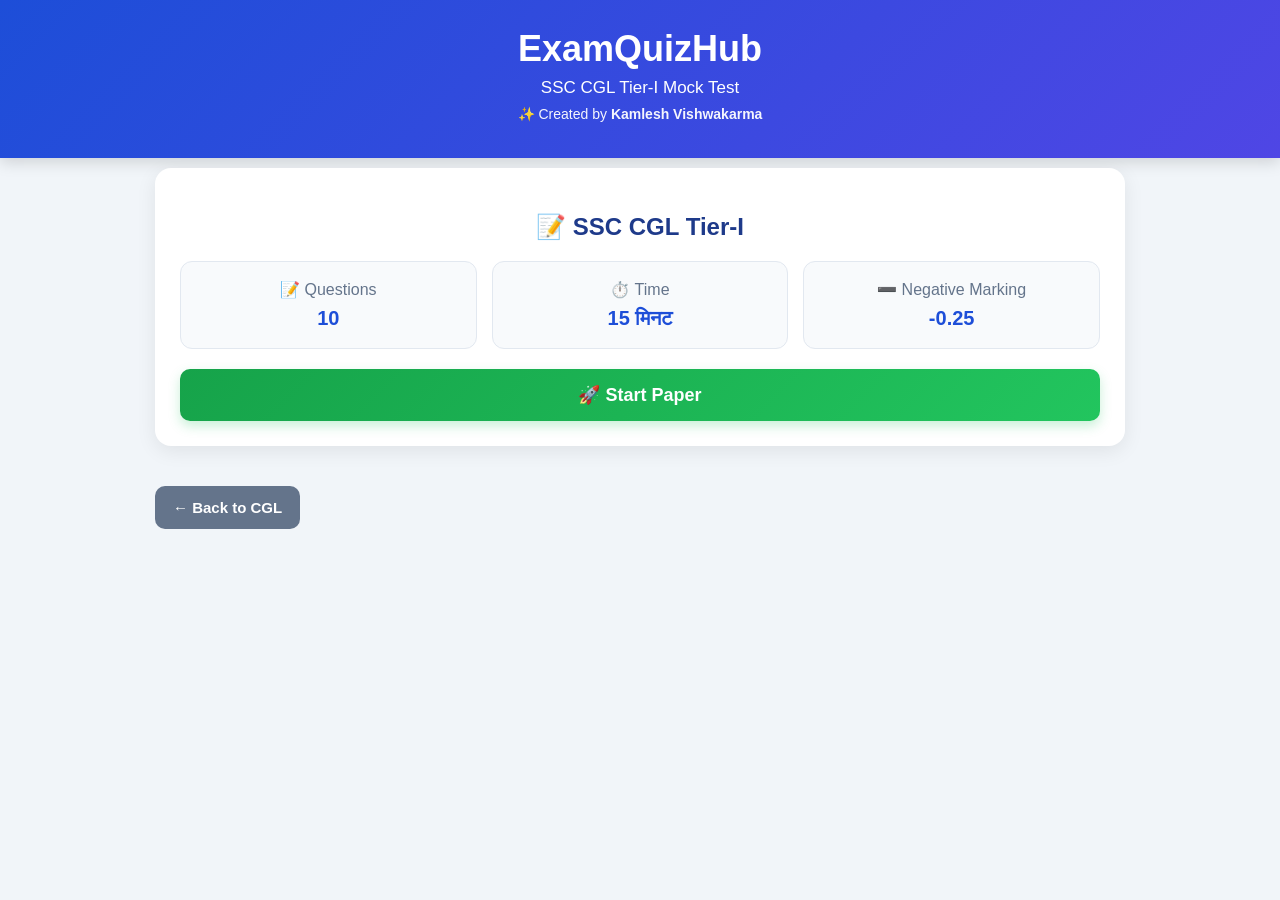
<file: cgl-tier-1.html>
<!DOCTYPE html>
<html lang="hi">

<head>

    <meta charset="UTF-8">

    <meta name="viewport"
          content="width=device-width, initial-scale=1.0">

    <title>SSC CGL Tier-I - ExamQuizHub</title>

    <link rel="stylesheet" href="style.css">

</head>

<body>

<header class="site-header">

    <h1>ExamQuizHub</h1>

    <p>SSC CGL Tier-I Mock Test</p>

    <p class="owner-name">
        ✨ Created by <strong>Kamlesh Vishwakarma</strong>
    </p>

</header>


<main>

    <section class="exam-info">

        <h2>📝 SSC CGL Tier-I</h2>

        <div class="paper-details">

            <div>
                <span>📝 Questions</span>
                <strong>10</strong>
            </div>

            <div>
                <span>⏱️ Time</span>
                <strong>15 मिनट</strong>
            </div>

            <div>
                <span>➖ Negative Marking</span>
                <strong>-0.25</strong>
            </div>

        </div>

        <button class="start-btn">
            🚀 Start Paper
        </button>

    </section>


    <button
        class="back-btn"
        onclick="location.href='cgl.html'">

        ← Back to CGL

    </button>

</main>

</body>

</html>
</file>
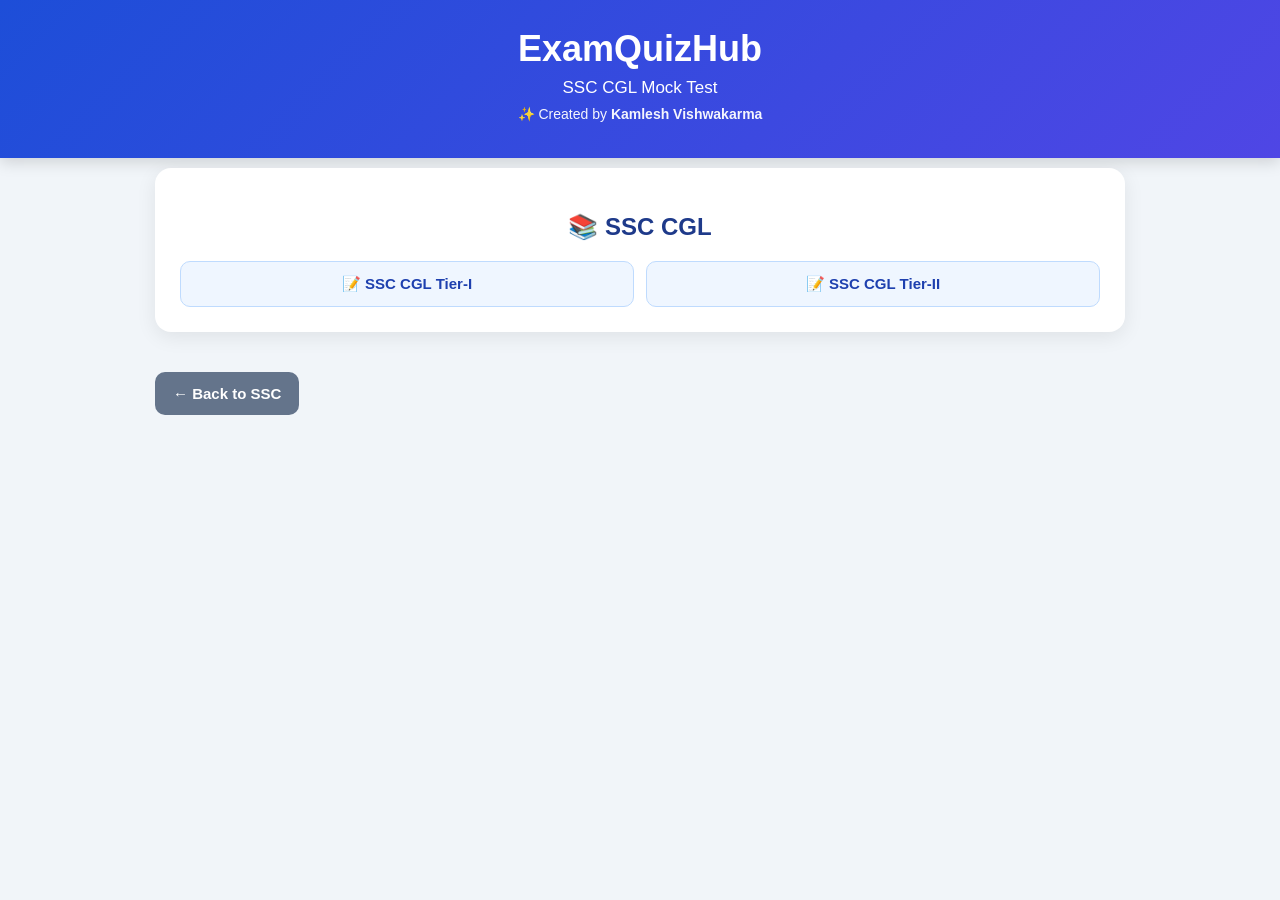
<file: cgl.html>
<!DOCTYPE html>
<html lang="hi">

<head>

    <meta charset="UTF-8">

    <meta name="viewport"
          content="width=device-width, initial-scale=1.0">

    <title>SSC CGL - ExamQuizHub</title>

    <link rel="stylesheet" href="style.css">

</head>

<body>

<header class="site-header">

    <h1>ExamQuizHub</h1>

    <p>SSC CGL Mock Test</p>

    <p class="owner-name">
        ✨ Created by <strong>Kamlesh Vishwakarma</strong>
    </p>

</header>


<main>

    <section class="exam-selection">

        <h2>📚 SSC CGL</h2>

        <div class="exam-buttons">

            <button onclick="location.href='cgl-tier-1.html'">
                📝 SSC CGL Tier-I
            </button>

            <button onclick="location.href='cgl-tier-2.html'">
                📝 SSC CGL Tier-II
            </button>

        </div>

    </section>


    <button
        class="back-btn"
        onclick="location.href='ssc.html'">

        ← Back to SSC

    </button>

</main>

</body>

</html>
</file>
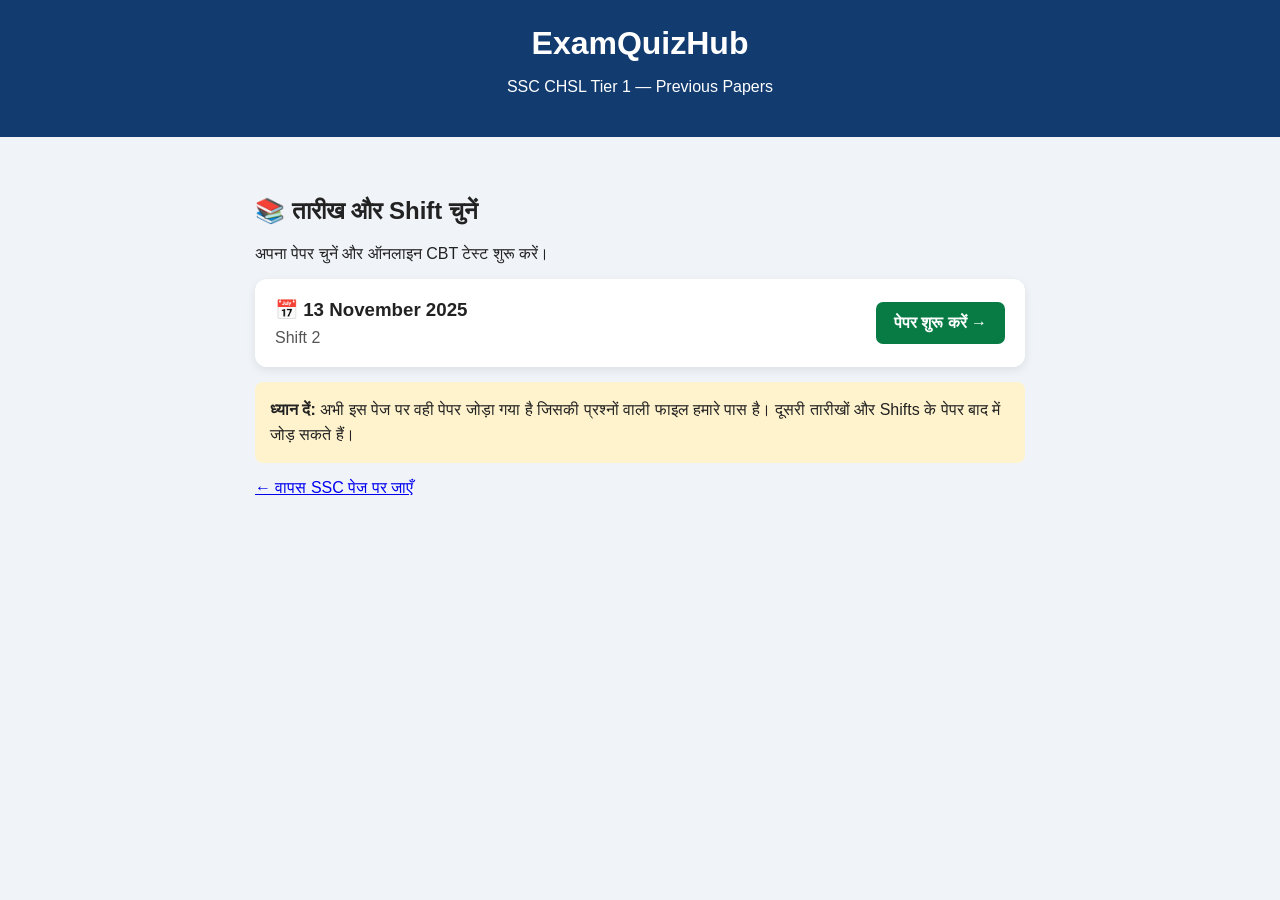
<file: chsl-tier-1.html>
<!DOCTYPE html>
<html lang="hi">
<head>
    <meta charset="UTF-8">
    <meta name="viewport" content="width=device-width, initial-scale=1.0">

    <title>SSC CHSL Tier 1 Papers | ExamQuizHub</title>

    <style>
        * {
            box-sizing: border-box;
        }

        body {
            margin: 0;
            font-family: Arial, sans-serif;
            background: #f0f4f8;
            color: #222;
        }

        header {
            background: #123b70;
            color: white;
            text-align: center;
            padding: 25px 10px;
        }

        header h1 {
            margin: 0 0 10px;
        }

        .container {
            max-width: 800px;
            margin: 25px auto;
            padding: 15px;
        }

        .paper {
            background: white;
            padding: 20px;
            margin: 15px 0;
            border-radius: 12px;
            box-shadow: 0 3px 10px #00000015;
            display: flex;
            justify-content: space-between;
            align-items: center;
            gap: 12px;
            flex-wrap: wrap;
        }

        .paper h3 {
            margin: 0 0 8px;
        }

        .paper p {
            margin: 0;
            color: #555;
        }

        .btn {
            background: #087b45;
            color: white;
            padding: 12px 18px;
            text-decoration: none;
            border-radius: 7px;
            font-weight: bold;
        }

        .btn:hover {
            background: #055c33;
        }

        .note {
            background: #fff3cd;
            padding: 15px;
            border-radius: 8px;
            line-height: 1.6;
        }
    </style>
</head>

<body>

<header>
    <h1>ExamQuizHub</h1>
    <p>SSC CHSL Tier 1 — Previous Papers</p>
</header>

<div class="container">

    <h2>📚 तारीख और Shift चुनें</h2>

    <p>अपना पेपर चुनें और ऑनलाइन CBT टेस्ट शुरू करें।</p>

    <div class="paper">
        <div>
            <h3>📅 13 November 2025</h3>
            <p>Shift 2</p>
        </div>

        <a class="btn"
           href="13-nov-25-s-2.html">
           पेपर शुरू करें →
        </a>
    </div>

    <div class="note">
        <strong>ध्यान दें:</strong> अभी इस पेज पर वही पेपर जोड़ा गया है
        जिसकी प्रश्नों वाली फाइल हमारे पास है।
        दूसरी तारीखों और Shifts के पेपर बाद में जोड़ सकते हैं।
    </div>

    <p>
        <a href="SSC.html">← वापस SSC पेज पर जाएँ</a>
    </p>

</div>

</body>
</html>
</file>
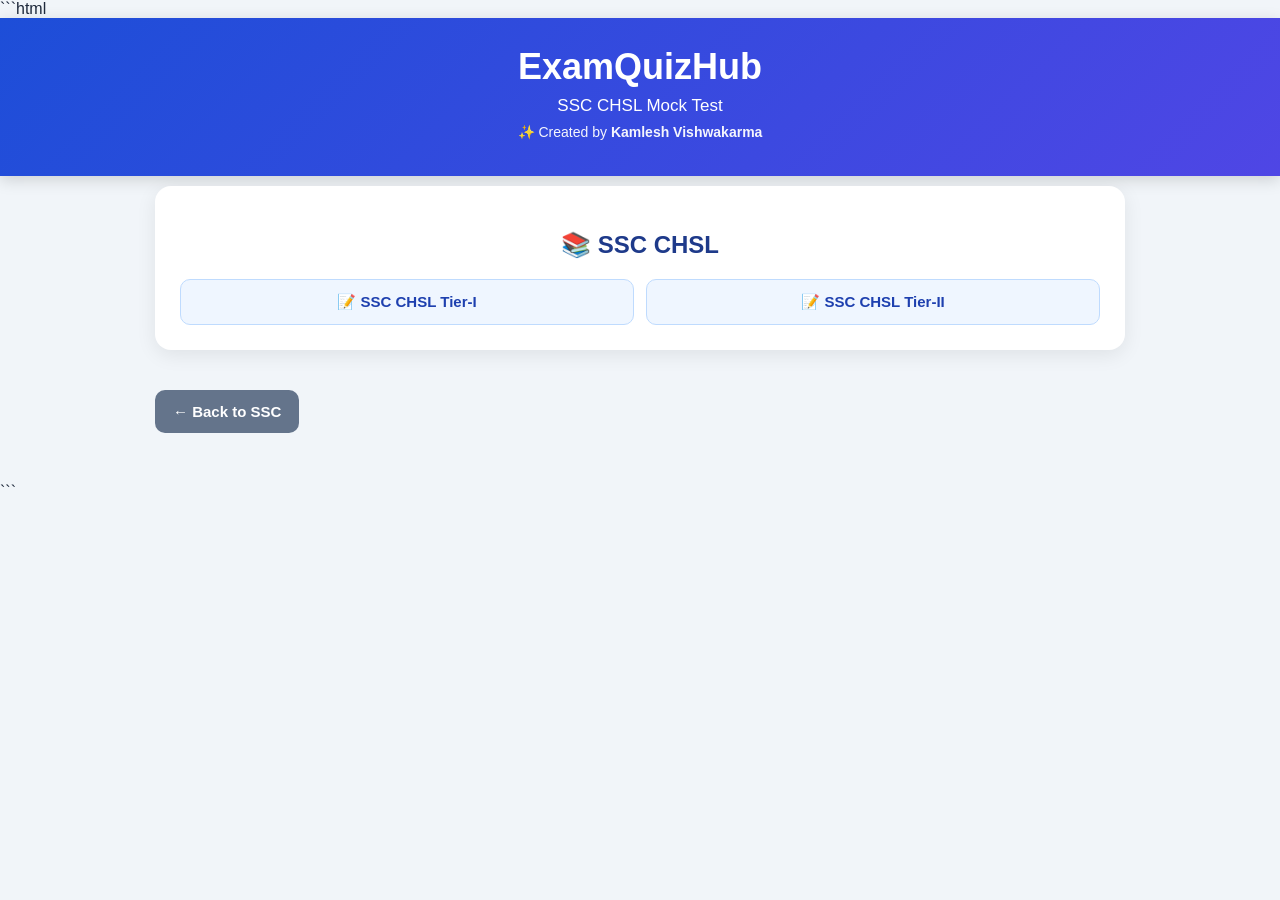
<file: chsl.html>
```html
<!DOCTYPE html>
<html lang="hi">

<head>

    <meta charset="UTF-8">

    <meta name="viewport"
          content="width=device-width, initial-scale=1.0">

    <title>SSC CHSL - ExamQuizHub</title>

    <link rel="stylesheet" href="style.css">

</head>

<body>

<header class="site-header">

    <h1>ExamQuizHub</h1>

    <p>SSC CHSL Mock Test</p>

    <p class="owner-name">
        ✨ Created by <strong>Kamlesh Vishwakarma</strong>
    </p>

</header>


<main>

    <section class="exam-selection">

        <h2>📚 SSC CHSL</h2>

        <div class="exam-buttons">

            <button onclick="location.href='chsl-tier-1.html'">
                📝 SSC CHSL Tier-I
            </button>

            <button onclick="location.href='chsl-tier-2.html'">
                📝 SSC CHSL Tier-II
            </button>

        </div>

    </section>


    <button
        class="back-btn"
        onclick="location.href='SSC.html'">

        ← Back to SSC

    </button>

</main>

</body>

</html>
```
</file>
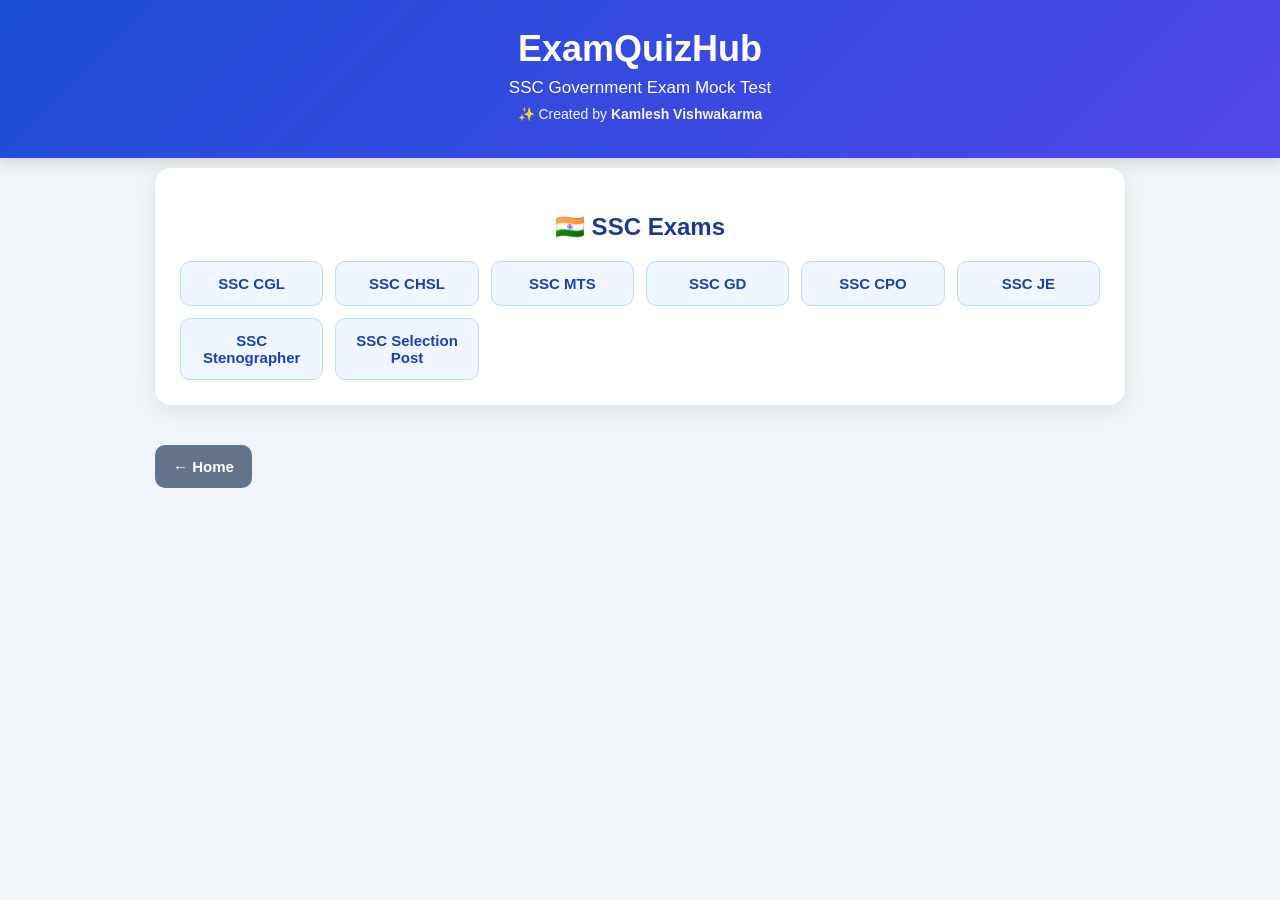
<file: ssc.html>
<!DOCTYPE html>
<html lang="hi">

<head>

    <meta charset="UTF-8">

    <meta name="viewport"
          content="width=device-width, initial-scale=1.0">

    <title>SSC Exams - ExamQuizHub</title>

    <link rel="stylesheet" href="style.css">

</head>

<body>

<header class="site-header">

    <h1>ExamQuizHub</h1>

    <p>SSC Government Exam Mock Test</p>

    <p class="owner-name">
        ✨ Created by <strong>Kamlesh Vishwakarma</strong>
    </p>

</header>


<main>

    <section class="exam-selection">

        <h2>🇮🇳 SSC Exams</h2>

        <div class="exam-buttons">

            <button onclick="location.href='cgl.html'">
                SSC CGL
            </button>

            <button onclick="location.href='chsl.html'">
                SSC CHSL
            </button>

            <button onclick="location.href='mts.html'">
                SSC MTS
            </button>

            <button onclick="location.href='gd.html'">
                SSC GD
            </button>

            <button onclick="location.href='cpo.html'">
                SSC CPO
            </button>

            <button onclick="location.href='je.html'">
                SSC JE
            </button>

            <button onclick="location.href='steno.html'">
                SSC Stenographer
            </button>

            <button onclick="location.href='selection-post.html'">
                SSC Selection Post
            </button>

        </div>

    </section>


    <button
        class="back-btn"
        onclick="location.href='index.html'">

        ← Home

    </button>

</main>

</body>

</html>
</file>
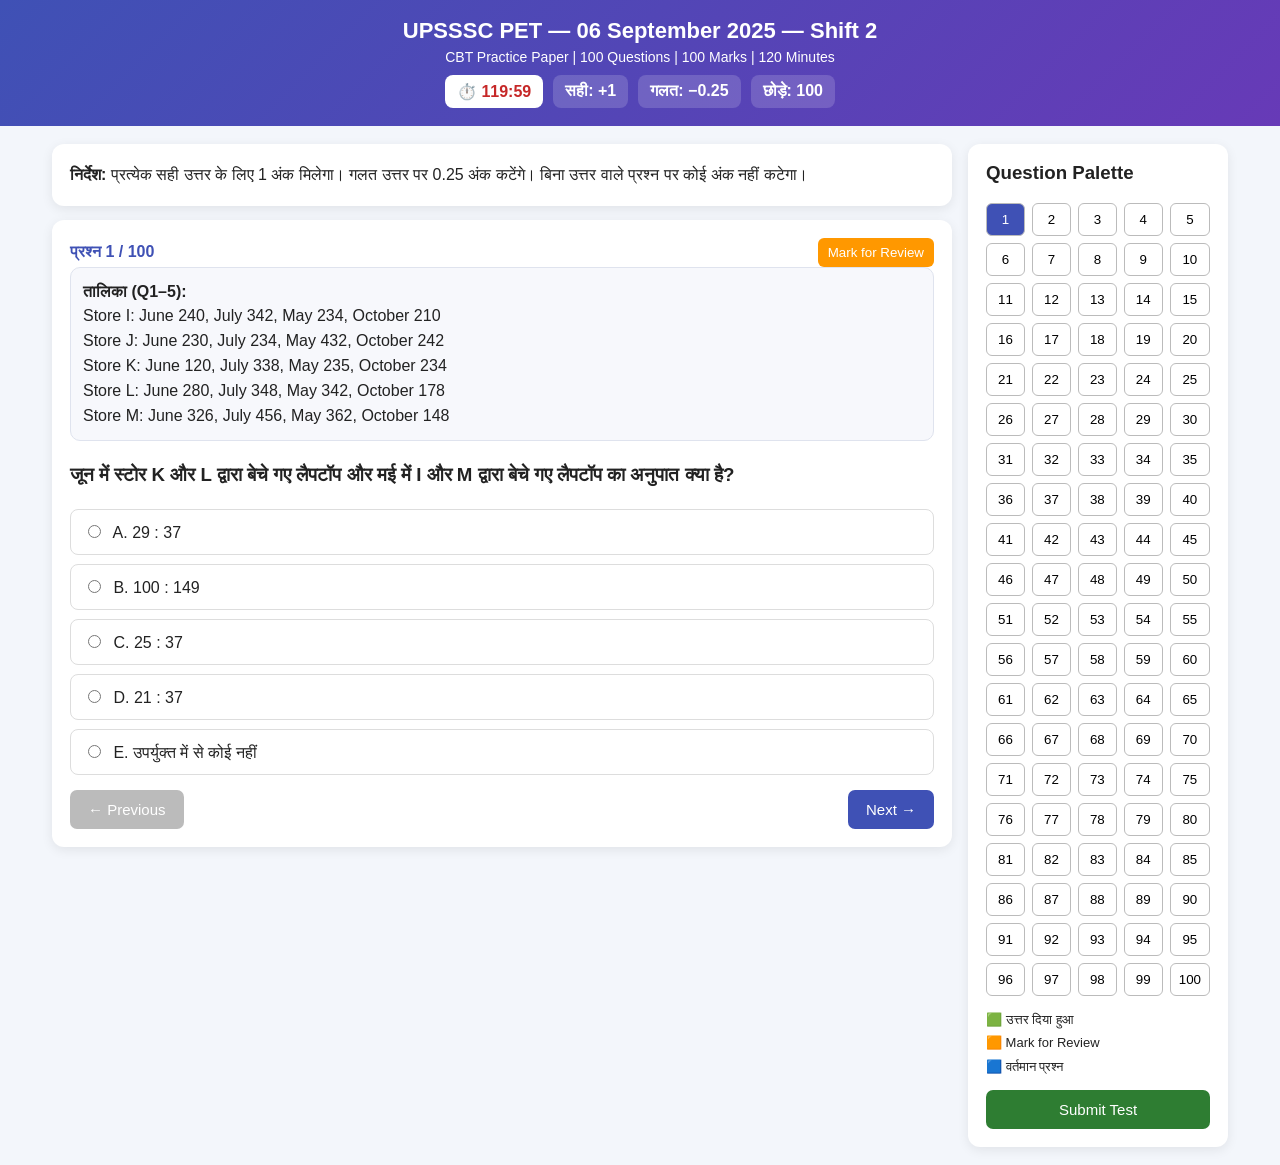
<file: upsssc-pet-6-sep-25-s2.html>
<!DOCTYPE html>
<html lang="hi">
<head>
<meta charset="UTF-8">
<meta name="viewport" content="width=device-width, initial-scale=1.0">
<title>UPSSSC PET 06 September 2025 Shift 2 | ExamQuizHub</title>
<style>
*{box-sizing:border-box}
body{margin:0;font-family:Arial,"Noto Sans Devanagari",sans-serif;background:#f3f6fb;color:#222}
header{background:linear-gradient(135deg,#3f51b5,#673ab7);color:#fff;padding:18px 15px;text-align:center;position:sticky;top:0;z-index:20}
header h1{margin:0;font-size:22px} header p{margin:5px 0 0;font-size:14px}
.topbar{display:flex;justify-content:center;gap:10px;flex-wrap:wrap;margin-top:10px}
.stat{background:rgba(255,255,255,.16);padding:7px 12px;border-radius:8px;font-weight:bold}
.timer{background:#fff;color:#c62828}
.layout{max-width:1200px;margin:18px auto;display:grid;grid-template-columns:1fr 260px;gap:16px;padding:0 12px}
.card{background:#fff;border-radius:12px;box-shadow:0 3px 12px rgba(0,0,0,.08);padding:18px}
.instructions{margin-bottom:14px;line-height:1.6}
.context{background:#f7f8fc;border:1px solid #dfe3ee;border-radius:10px;padding:12px;margin-bottom:14px;line-height:1.55}
.context table{border-collapse:collapse;width:100%;margin-top:8px}
.context th,.context td{border:1px solid #bbb;padding:6px;text-align:center}
.qhead{display:flex;justify-content:space-between;gap:10px;align-items:center}
.qnum{font-weight:bold;color:#3f51b5}
.mark{border:0;background:#ff9800;color:#fff;padding:7px 10px;border-radius:6px;cursor:pointer}
.option{display:block;border:1px solid #ddd;padding:12px;margin:9px 0;border-radius:8px;cursor:pointer;background:#fff}
.option:hover{background:#f0f3ff}.option input{margin-right:8px}
.nav{display:flex;justify-content:space-between;gap:10px;margin-top:15px}
.nav button,.submit{border:0;padding:11px 18px;border-radius:7px;color:#fff;background:#3f51b5;cursor:pointer;font-size:15px}
.nav button:disabled{background:#bbb}
.submit{background:#2e7d32;width:100%;margin-top:12px}
.palette{display:grid;grid-template-columns:repeat(5,1fr);gap:7px;margin-top:10px}
.pbtn{border:1px solid #bbb;background:#fff;padding:8px;border-radius:6px;cursor:pointer}
.pbtn.answered{background:#c8e6c9}.pbtn.marked{outline:3px solid #ff9800}.pbtn.current{background:#3f51b5;color:#fff}
.legend{font-size:13px;line-height:1.8;margin-top:12px}
.result{display:none;background:#eef8ee;border:1px solid #9ccc9c;padding:15px;border-radius:10px;margin-bottom:14px}
.correct{background:#c8e6c9!important}.wrong{background:#ffcdd2!important}
@media(max-width:850px){.layout{grid-template-columns:1fr}header{position:static}}
</style>
</head>
<body>
<header>
<h1>UPSSSC PET — 06 September 2025 — Shift 2</h1>
<p>CBT Practice Paper | 100 Questions | 100 Marks | 120 Minutes</p>
<div class="topbar">
<div class="stat timer">⏱️ <span id="timer">120:00</span></div>
<div class="stat">सही: +1</div><div class="stat">गलत: −0.25</div>
<div class="stat">छोड़े: <span id="unanswered">100</span></div>
</div>
</header>
<div class="layout">
<main>
<div class="card instructions"><b>निर्देश:</b> प्रत्येक सही उत्तर के लिए 1 अंक मिलेगा। गलत उत्तर पर 0.25 अंक कटेंगे। बिना उत्तर वाले प्रश्न पर कोई अंक नहीं कटेगा।</div>
<div id="result" class="result"></div>
<div class="card" id="quiz"></div>
</main>
<aside class="card">
<h3 style="margin-top:0">Question Palette</h3>
<div id="palette" class="palette"></div>
<div class="legend">🟩 उत्तर दिया हुआ<br>🟧 Mark for Review<br>🟦 वर्तमान प्रश्न</div>
<button class="submit" onclick="submitQuiz()">Submit Test</button>
</aside>
</div>

<script>
const questions = [{"q": "जून में स्टोर K और L द्वारा बेचे गए लैपटॉप और मई में I और M द्वारा बेचे गए लैपटॉप का अनुपात क्या है?", "o": ["29 : 37", "100 : 149", "25 : 37", "21 : 37", "उपर्युक्त में से कोई नहीं"], "a": 1}, {"q": "यदि जून में स्टोर L द्वारा बेचे गए 37.5% लैपटॉप दोषपूर्ण हैं, तो गैर-दोषपूर्ण लैपटॉप कितने हैं?", "o": ["142", "175", "125", "145", "उपर्युक्त में से कोई नहीं"], "a": 1}, {"q": "मई में स्टोर K, L और M द्वारा बेचे गए लैपटॉप की औसत (लगभग) संख्या कितनी है?", "o": ["231", "313", "256", "263", "उपर्युक्त में से कोई नहीं"], "a": 1}, {"q": "जुलाई और अक्टूबर में स्टोर J द्वारा बेचे गए लैपटॉप, मई और जून में स्टोर M द्वारा बेचे गए लैपटॉप का कितना प्रतिशत हैं?", "o": ["98.33%", "66.81%", "78.32%", "69.18%", "उपर्युक्त में से कोई नहीं"], "a": 3}, {"q": "अक्टूबर में स्टोर I द्वारा बेचे गए लैपटॉप दुकान के कुल लैपटॉप का 71.42% हैं। स्टोर I के कितने लैपटॉप नहीं बिके?", "o": ["84", "21", "86", "54", "उपर्युक्त में से कोई नहीं"], "a": 0}, {"q": "26 दिसंबर 2024 को Bayraktar Akinci ड्रोन से सुपरसोनिक मिसाइल UAV-122 का सफल परीक्षण किस देश ने किया?", "o": ["ईरान", "इज़राइल", "तुर्की", "रूस", "उपर्युक्त में से कोई नहीं"], "a": 2}, {"q": "‘Development Planning – the Indian Experience’ पुस्तक किसने लिखी?", "o": ["सुखमय चक्रवर्ती", "एस. एन. सेन", "अमर्त्य सेन", "एडम स्मिथ", "उपर्युक्त में से कोई नहीं"], "a": 0}, {"q": "निम्नलिखित में से भिन्न शब्द चुनिए।", "o": ["चमगादड़", "कबूतर", "तोता", "कौआ", "उपर्युक्त में से कोई नहीं"], "a": 0}, {"q": "‘Economic History of India’ पुस्तक किसके द्वारा प्रकाशित की गई थी?", "o": ["बी. जी. तिलक", "आर. सी. दत्त", "एम. जी. रानाडे", "एस. एन. सेन", "उपर्युक्त में से कोई नहीं"], "a": 1}, {"q": "1 घंटा 40 मिनट का 12½% कितना है?", "o": ["12.5 मिनट", "20.5 मिनट", "25 मिनट", "15 मिनट", "उपर्युक्त में से कोई नहीं"], "a": 0}, {"q": "देश में एक से अधिक स्तर की सरकार के अस्तित्व को क्या कहते हैं?", "o": ["संघवाद", "धर्मनिरपेक्षता", "लोकतंत्र", "एकात्मक प्रणाली", "उपर्युक्त में से कोई नहीं"], "a": 0}, {"q": "रेगिस्तानी पौधों में निम्नलिखित में से कौन-सा अनुकूलन सामान्य है?", "o": ["बड़े चपटे पत्ते", "चमकीले रंग के फूल", "उथली जड़ें", "जल भंडारण के लिए मोटे तने", "उपर्युक्त में से कोई नहीं"], "a": 3}, {"q": "27 सितंबर को किस रूप में मनाया जाता है?", "o": ["शिक्षक दिवस", "विश्व पर्यटन दिवस", "अंतर्राष्ट्रीय साक्षरता दिवस", "संयुक्त राष्ट्र दिवस", "उपर्युक्त में से कोई नहीं"], "a": 1}, {"q": "भारत द्वारा International Big Cat Alliance (IBCA) कब शुरू किया गया था?", "o": ["3 मार्च 2023", "5 जून 2023", "9 अप्रैल 2023", "22 मई 2023", "उपर्युक्त में से कोई नहीं"], "a": 0}, {"q": "भारत ने 1983 क्रिकेट विश्व कप फाइनल में किस टीम को हराया था?", "o": ["इंग्लैंड", "वेस्टइंडीज", "ऑस्ट्रेलिया", "पाकिस्तान", "उपर्युक्त में से कोई नहीं"], "a": 1}, {"q": "F में बेची गई मूली की मात्रा A, C और D में बेची गई मूली की औसत मात्रा है और F में मूली : गाजर = 4 : 5 है। F में बेची गई गाजर की मात्रा ज्ञात कीजिए।", "o": ["720 kg", "810 kg", "750 kg", "780 kg", "उपर्युक्त में से कोई नहीं"], "a": 3}, {"q": "A में बेचा गया कद्दू, A और B की मूली तथा C और D की गाजर की मात्रा के बीच के अंतर के बराबर है। A में कुल सब्जियों की मात्रा ज्ञात कीजिए।", "o": ["1048 kg", "1124 kg", "1152 kg", "1096 kg", "उपर्युक्त में से कोई नहीं"], "a": 2}, {"q": "सभी दुकानों में गाजर और मूली की मात्रा में अंतर कितना है?", "o": ["608 kg", "620 kg", "612 kg", "616 kg", "उपर्युक्त में से कोई नहीं"], "a": 2}, {"q": "B और F में बेची गई सब्जियों की कुल मात्रा का अनुपात 32 : 35 है। F और D में बेची गई सब्जियों की संख्या के बीच अंतर ज्ञात कीजिए।", "o": ["108 kg", "116 kg", "112 kg", "104 kg", "उपर्युक्त में से कोई नहीं"], "a": 0}, {"q": "B और D में बेची गई गाजर की मात्रा, E में बेची गई कुल सब्जियों की मात्रा का कितना प्रतिशत है?", "o": ["87.8%", "83.9%", "89.5%", "85.6%", "उपर्युक्त में से कोई नहीं"], "a": 0}, {"q": "भारत अपनी भूमि सीमा कितने देशों के साथ साझा करता है?", "o": ["7", "9", "5", "6", "उपर्युक्त में से कोई नहीं"], "a": 0}, {"q": "धन विधेयक के संबंध में कौन-सा कथन सत्य है?", "o": ["इसे संसद के किसी भी सदन में पेश किया जा सकता है", "इसे संसद के किसी भी सदन में पेश नहीं किया जा सकता", "इसे केवल राज्यसभा में पेश किया जा सकता है", "इसे केवल लोकसभा में पेश किया जा सकता है", "उपर्युक्त में से कोई नहीं"], "a": 3}, {"q": "भारत में विकास का LPG मॉडल किस वर्ष प्रस्तुत किया गया था?", "o": ["1990", "1995", "1991", "1992", "उपर्युक्त में से कोई नहीं"], "a": 2}, {"q": "2025 में कुल कितने पद्म पुरस्कार घोषित किए गए, जिसमें एक युगल मामला एक माना गया है?", "o": ["135", "139", "145", "140", "उपर्युक्त में से कोई नहीं"], "a": 1}, {"q": "प्रश्न काल और दिन के एजेंडे के बीच के समय अंतराल को क्या कहा जाता है?", "o": ["पहला घंटा", "शून्य काल", "आधा घंटा", "तारांकित प्रश्न काल", "उपर्युक्त में से कोई नहीं"], "a": 1}, {"q": "रुद्रदामन के गिरनार शिलालेख में उल्लिखित सुदर्शन झील का निर्माण किस मौर्य शासक के शासनकाल में हुआ था?", "o": ["अशोक", "दशरथ मौर्य", "बिंदुसार", "चंद्रगुप्त मौर्य", "उपर्युक्त में से कोई नहीं"], "a": 3}, {"q": "अमित और सुमित जुड़वाँ हैं। रिचा सुमित से छोटी, ज्योत्सना से छोटी लेकिन सौरभ से बड़ी है; सुमित ज्योत्सना से छोटा है। सबसे बड़ा कौन है?", "o": ["अमित", "सौरभ", "रिचा", "ज्योत्सना", "उपर्युक्त में से कोई नहीं"], "a": 3}, {"q": "DRDO की स्थापना किस वर्ष हुई थी?", "o": ["1968", "1962", "1972", "1958", "उपर्युक्त में से कोई नहीं"], "a": 3}, {"q": "मनुष्य में शरीर की मुद्रा और संतुलन किसके द्वारा नियंत्रित होता है?", "o": ["पॉन्स", "सेरेब्रुम", "मेडुला ऑब्लोंगाटा", "सेरिबेलम", "उपर्युक्त में से कोई नहीं"], "a": 3}, {"q": "केवलादेव राष्ट्रीय उद्यान भारत के किस राज्य में स्थित है?", "o": ["गुजरात", "हरियाणा", "राजस्थान", "मध्य प्रदेश", "उपर्युक्त में से कोई नहीं"], "a": 2}, {"q": "मई और जून में P द्वारा लिखे गए कुल पृष्ठ, मई और अगस्त में Q द्वारा लिखे गए कुल पृष्ठों का लगभग कितना प्रतिशत हैं?", "o": ["56%", "78%", "80%", "70%", "उपर्युक्त में से कोई नहीं"], "a": 2}, {"q": "जून में P द्वारा लिखे गए पृष्ठों का प्रतिशत Q की तुलना में समान महीने में कितना अधिक है?", "o": ["36.75%", "33.3%", "48.36%", "25.96%", "उपर्युक्त में से कोई नहीं"], "a": 0}, {"q": "सभी महीनों में P द्वारा लिखे गए औसत पृष्ठ कितने हैं?", "o": ["243", "360", "256", "300", "उपर्युक्त में से कोई नहीं"], "a": 3}, {"q": "जुलाई में Q द्वारा लिखे गए कुल पृष्ठों का 28.57% हिन्दी में है। Q द्वारा जुलाई में कितने अंग्रेजी पृष्ठ लिखे गए?", "o": ["284", "200", "232", "268", "उपर्युक्त में से कोई नहीं"], "a": 1}, {"q": "मई में P और Q दोनों द्वारा लिखे गए कुल पृष्ठों और जुलाई में P और Q दोनों द्वारा लिखे गए कुल पृष्ठों का अनुपात क्या है?", "o": ["31 : 23", "39 : 21", "29 : 35", "37 : 59", "उपर्युक्त में से कोई नहीं"], "a": 2}, {"q": "भारत का पहला विदेशी जन औषधि केंद्र किस देश में शुरू हुआ?", "o": ["नेपाल", "बांग्लादेश", "श्रीलंका", "मॉरीशस", "उपर्युक्त में से कोई नहीं"], "a": 3}, {"q": "23वें तीर्थंकर पार्श्वनाथ से जुड़ा प्रतीक क्या है?", "o": ["बैल", "शेर", "शंख", "साँप", "उपर्युक्त में से कोई नहीं"], "a": 2}, {"q": "भारतीय संविधान के अनुच्छेद 129 के तहत किसे अभिलेख का न्यायालय घोषित किया गया है?", "o": ["ग्राम न्यायालय", "सर्वोच्च न्यायालय", "उच्च न्यायालय", "जिला न्यायालय", "उपर्युक्त में से कोई नहीं"], "a": 1}, {"q": "6 जनवरी 2025 को इस्तीफे की घोषणा करने वाले जस्टिन ट्रूडो किस देश के प्रधानमंत्री थे?", "o": ["ऑस्ट्रेलिया", "न्यूज़ीलैंड", "कनाडा", "यूनाइटेड किंगडम", "उपर्युक्त में से कोई नहीं"], "a": 2}, {"q": "निम्नलिखित में से कौन-सा राज्य भूजल के अति-दोहन की सबसे गंभीर समस्या का सामना कर रहा है?", "o": ["केरल", "मेघालय", "पंजाब", "ओडिशा", "उपर्युक्त में से कोई नहीं"], "a": 2}, {"q": "‘Conditions of Economic Progress’ यह कार्य किसके द्वारा किया गया?", "o": ["एडम स्मिथ", "कॉलिन क्लार्क", "रॉबिनहुड", "अल्फ्रेड मार्शल", "उपर्युक्त में से कोई नहीं"], "a": 1}, {"q": "भारत में उपभोक्ता संरक्षण अधिनियम किस वर्ष पारित हुआ था?", "o": ["1976", "1966", "1996", "1986", "उपर्युक्त में से कोई नहीं"], "a": 3}, {"q": "2 संख्याओं का गुणनफल 1530 है और उनका म.स.प. 15 है, तो उनका ल.स.प. क्या है?", "o": ["112", "102", "120", "84", "उपर्युक्त में से कोई नहीं"], "a": 1}, {"q": "त्रिपिटक के किस भाग में बुद्ध की पारंपरिक शिक्षाएँ हैं?", "o": ["विनय पिटक", "दीपवंश", "अभिधम्म पिटक", "सुत्त पिटक", "उपर्युक्त में से कोई नहीं"], "a": 3}, {"q": "एक सही घड़ी की मिनट की सुई 2 घंटे 20 मिनट में कितनी कोणीय दूरी तय करेगी?", "o": ["840°", "520°", "140°", "320°", "उपर्युक्त में से कोई नहीं"], "a": 0}, {"q": "The windows are open, ________? सही question tag चुनिए।", "o": ["aren’t it?", "isn’t they?", "isn’t it?", "aren’t they?", "None of the above"], "a": 3}, {"q": "I said, “The teacher likes me.” का indirect form चुनिए।", "o": ["I said that the teacher liked me.", "I said that the teacher was liking me.", "I said that the teacher likes me.", "I said that the teacher is liking me.", "None of the above"], "a": 0}, {"q": "EV infrastructure में निवेश करने का मुख्य कारण क्या है?", "o": ["To replace public transport", "To promote air travel", "To support EV adoption", "To reduce taxes on fuel", "None of the above"], "a": 2}, {"q": "निम्नलिखित में से EV infrastructure का प्रकार कौन-सा है?", "o": ["Petrol pumps", "Gas pipelines", "Charging stations", "Oil rigs", "None of the above"], "a": 2}, {"q": "‘Admire’ का synonym चुनिए।", "o": ["Blame", "Stop", "Curse", "Praise", "None of the above"], "a": 3}, {"q": "Exercise CYCLONE 2025 भारत और किस देश के बीच आयोजित किया जा रहा था?", "o": ["Maldives", "Egypt", "Turkey", "Saudi Arabia", "None of the above"], "a": 1}, {"q": "विभवान्तर मापने के लिए किस उपकरण का उपयोग किया जाता है?", "o": ["Voltmeter", "Galvanometer", "Ammeter", "Ohmmeter", "None of the above"], "a": 0}, {"q": "श्रृंखला 4, 12, 36, 108, 324, ? में प्रश्नचिह्न के स्थान पर क्या आएगा?", "o": ["520", "972", "680", "475", "None of the above"], "a": 1}, {"q": "निम्नलिखित में से कौन-से वन खारे पानी के अनुकूल हैं?", "o": ["Thorn", "Evergreen", "Mangrove", "Deciduous", "None of the above"], "a": 2}, {"q": "निम्नलिखित में से कौन-सी अभाज्य संख्या नहीं है?", "o": ["53", "29", "47", "57", "उपर्युक्त में से कोई नहीं"], "a": 3}, {"q": "दुकान A द्वारा बेचे गए बॉल प्वाइंट पेन की कुल संख्या का दुकान A और B द्वारा बेचे गए फाउंटेन पेन की कुल संख्या से अनुपात ज्ञात करें।", "o": ["9 : 8", "5 : 3", "2 : 7", "1 : 4", "उपर्युक्त में से कोई नहीं"], "a": 3}, {"q": "दुकान A द्वारा बेचे गए बॉल प्वाइंट और फाउंटेन पेन की कुल संख्या तथा दुकान D द्वारा बेचे गए बॉल प्वाइंट पेन की कुल संख्या के बीच अंतर ज्ञात करें।", "o": ["250", "230", "190", "340", "उपर्युक्त में से कोई नहीं"], "a": 1}, {"q": "दुकान A और B द्वारा बेचे गए जेल पेन की कुल संख्या, दुकान B द्वारा बेचे गए बॉल प्वाइंट पेन की कुल संख्या का कितना प्रतिशत है?", "o": ["50%", "100%", "120%", "80%", "उपर्युक्त में से कोई नहीं"], "a": 2}, {"q": "यदि दुकान E के कुल बॉल प्वाइंट, जेल और फाउंटेन पेन, दुकान C से 33.33% कम हैं और C:E फाउंटेन पेन का अनुपात 7:5 है, तो E के बॉल प्वाइंट और जेल पेन की कुल संख्या कितनी है?", "o": ["320", "450", "410", "290", "उपर्युक्त में से कोई नहीं"], "a": 0}, {"q": "दुकान F के कुल पेन में 40% फाउंटेन पेन हैं। यदि दुकान D और F के फाउंटेन पेन का अनुपात 3:4 है, तो F के कुल पेन कितने हैं?", "o": ["560", "480", "720", "600", "उपर्युक्त में से कोई नहीं"], "a": 3}, {"q": "भारतीय अर्थव्यवस्था की रीढ़ क्या है?", "o": ["उद्योग", "कृषि", "व्यापार और वाणिज्य", "परिवहन और संचार", "उपर्युक्त में से कोई नहीं"], "a": 1}, {"q": "‘माच’ किस राज्य का एक पारंपरिक लोक नाट्य रूप है?", "o": ["मध्य प्रदेश", "महाराष्ट्र", "राजस्थान", "गुजरात", "उपर्युक्त में से कोई नहीं"], "a": 0}, {"q": "‘भारत के ग्रैंड ओल्ड मैन’ के रूप में किसे जाना जाता है?", "o": ["दादाभाई नौरोजी", "गोपालकृष्ण गोखले", "बाल गंगाधर तिलक", "एम. जी. रानाडे", "उपर्युक्त में से कोई नहीं"], "a": 0}, {"q": "सुकेत की तीन बेटियाँ हैं और प्रत्येक बेटी का एक भाई है। परिवार में कितने पुरुष सदस्य हैं?", "o": ["4", "2", "1", "3", "उपर्युक्त में से कोई नहीं"], "a": 1}, {"q": "2 एम्पियर धारा वाले तार के दो बिंदुओं के बीच विभवांतर 0.1 वोल्ट है। प्रतिरोध क्या है?", "o": ["0.5 ओम", "2 ओम", "20 ओम", "0.05 ओम", "उपर्युक्त में से कोई नहीं"], "a": 3}, {"q": "छांदोग्य उपनिषद स्पष्ट रूप से किन आश्रमों को संदर्भित करता है?", "o": ["केवल गृहस्थ और वानप्रस्थ", "केवल गृहस्थ और ब्रह्मचर्य", "केवल ब्रह्मचर्य और संन्यास", "ब्रह्मचर्य, गृहस्थ और वानप्रस्थ", "उपर्युक्त में से कोई नहीं"], "a": 3}, {"q": "RBI तत्काल सीमा-पार खुदरा भुगतान सक्षम करने के लिए किस अंतरराष्ट्रीय पहल में शामिल हुआ?", "o": ["Project Horizon", "Project Phoenix", "Project Dart", "Project Nexus", "उपर्युक्त में से कोई नहीं"], "a": 3}, {"q": "तिब्बत में ब्रह्मपुत्र नदी को क्या कहा जाता है?", "o": ["दिहांग", "त्सांगपो", "लोहित", "ल्हासा", "उपर्युक्त में से कोई नहीं"], "a": 1}, {"q": "यदि किसी संख्या से 1/2 घटाकर परिणाम को 1/2 से गुणा करने पर 1/8 मिलता है, तो संख्या क्या है?", "o": ["1/4", "1 1/4", "1/2", "3/4", "उपर्युक्त में से कोई नहीं"], "a": 3}, {"q": "2024 में पैरा-तैराकी के लिए अर्जुन पुरस्कार (लाइफटाइम) किसे मिला?", "o": ["देवेंद्र झाझरिया", "शरद कुमार", "मुरलीकांत राजाराम पेटकर", "मरियप्पन थंगावेलु", "उपर्युक्त में से कोई नहीं"], "a": 2}, {"q": "‘इस युद्ध को बंद करा दीजिए। यह युद्ध कितना भयंकर होता है।’ यह वाक्य किसने किससे कहा?", "o": ["एक बेटी ने अपने पिता से", "एक युवती ने रानी से", "एक कुँवारी कन्या ने माँ से", "एक सखी ने दूसरी सखी से", "उपर्युक्त में से कोई नहीं"], "a": 1}, {"q": "कुँवारी कन्या मर्यादा से मृत्यु को ही क्यों भली मानती है?", "o": ["अगर युद्ध करते समय जीवित पकड़े जाने पर जो हालात होंगे, उससे बचने के लिए", "अपने जन्मभूमि की इज्जत के लिए", "यवन सेना की बर्बरता से डरकर", "अपने परिवारवालों के साथ दुनिया से मुक्ति पाने के लिए", "उपर्युक्त में से कोई नहीं"], "a": 0}, {"q": "महारावत और अन्य सरदारों को क्यों संतोष हुआ?", "o": ["जब हाड़ी रानी गर्व से जौहर के लिए तैयार हो जाती है", "उत्तर में राजपूत वीरों ने बाण बरसाना शुरू किया था", "बाघसिंहजी राजकीय पोशाक पहनने लगे", "सैनिक वीरता से शत्रुओं का सामना कर रहे थे", "उपर्युक्त में से कोई नहीं"], "a": 0}, {"q": "एक कुँवारी कन्या जौहर से पहले अपनी माँ से क्या पूछती है?", "o": ["हम सूर्यवंशी हैं और सूर्य पर कौन कीचड़ उछाल सकता है?", "इस युद्ध को बंद कर दीजिए।", "हम जीते जी अग्नि-कुंड में क्यों प्रवेश करती हैं?", "क्षत्राणी का धर्म युद्ध करते हुए मरना है या नहीं?", "उपर्युक्त में से कोई नहीं"], "a": 2}, {"q": "सैन्य संचालक और महारावत बाघसिंह क्या पहनकर युद्ध-रंग में जाने की बातें करने लगते हैं?", "o": ["यवन सेना का पोशाक", "केसरिया बाना", "सफेद बाना", "राजकीय पोशाक", "उपर्युक्त में से कोई नहीं"], "a": 1}, {"q": "जब ‘क’ लेखक जी से मिलने आता है तो लेखक जी ने उसके साथ क्या किया?", "o": ["लेखक जी ने शरीर से अपने मन को खिसकाकर निःस्नेह काँटीली देह को उसकी बाँहों में छोड़ा था", "जरूरी काम का बहाना करके बाजार गये थे", "उसे देखते ही कमरे में चले गये थे", "सिर दर्द का बहाना करके बाहर चले गये थे", "उपर्युक्त में से कोई नहीं"], "a": 0}, {"q": "पिछली रात ‘क’ कहाँ आया हुआ था?", "o": ["किसी की शादी में", "अपनी ससुराल में", "अपने दोस्त के घर पर", "किसी धर्मशाला में", "उपर्युक्त में से कोई नहीं"], "a": 1}, {"q": "जब ‘क’ ने लेखक जी को अपनी बाँहों में जकड़ा तो उन्हें किस तरह का एहसास हुआ?", "o": ["धृतराष्ट्र की भुजाओं में जकड़े भीम के पुतले की याद आयी", "किसी की आत्मीयता ने जकड़ लिया हो", "ऐसा लगा जैसे किसी ने जोर से धक्का दिया", "जैसा कोई अभिनय कर रहा है", "उपर्युक्त में से कोई नहीं"], "a": 0}, {"q": "लेखक के एक रिश्तेदार बम्बई जा रहे हैं और उनसे पूछें तो वे क्या कहेंगे?", "o": ["पटना जा रहा हूँ", "पूना जा रहा हूँ", "कलकत्ता जा रहा हूँ", "दिल्ली जा रहा हूँ", "उपर्युक्त में से कोई नहीं"], "a": 2}, {"q": "पिछली रात उनके एक मित्र ने ‘क’ के बारे में क्या कहा था?", "o": ["‘क’ ने ‘ग’ के साथ मिलकर लेखक जी की निंदा की थी", "‘क’ बहुत बड़ा धोखेबाज है", "‘क’ कल सुबह लेखक जी से मिलने आयेगा", "‘क’ से जरा दूर रहने के लिए कहा था", "उपर्युक्त में से कोई नहीं"], "a": 0}, {"q": "उपकार को मानने वाले को क्या कहते हैं?", "o": ["कृतघ्न", "अवैध", "कृतज्ञ", "अनन्य", "उपर्युक्त में से कोई नहीं"], "a": 2}, {"q": "‘कश्मीरी सेब’ कहानी के कहानीकार कौन हैं?", "o": ["यादवेन्द्र चंद्र शर्मा", "यशपाल", "प्रेमचंद", "जयशंकर प्रसाद", "उपर्युक्त में से कोई नहीं"], "a": 3}, {"q": "‘डंडा’ तद्भव शब्द है, उसका तत्सम शब्द क्या है?", "o": ["दीमा", "दंड", "दुग्ध", "दश", "उपर्युक्त में से कोई नहीं"], "a": 1}, {"q": "जो विशेषण शब्द विशेषणों की विशेषता बताते हैं, उसे क्या कहते हैं?", "o": ["प्रविशेषण", "सार्वनामिक विशेषण", "विधेय विशेषण", "उद्देश्य विशेषण", "उपर्युक्त में से कोई नहीं"], "a": 0}, {"q": "‘शरीरिक’ एक अशुद्ध शब्द है। सही शब्द चुनिए।", "o": ["शरीरक", "शारीरिक", "शारिरिक", "शारीरीक", "उपर्युक्त में से कोई नहीं"], "a": 1}, {"q": "‘रसिया गीत’ किस राज्य का क्षेत्रीय गीत है?", "o": ["उत्तर प्रदेश", "झारखंड", "राजस्थान", "छत्तीसगढ़", "उपर्युक्त में से कोई नहीं"], "a": 0}, {"q": "‘Forward Bloc’ की स्थापना किसने की?", "o": ["सी. आर. दास", "गांधीजी", "मोतीलाल नेहरू", "सुभाष चंद्र बोस", "उपर्युक्त में से कोई नहीं"], "a": 3}, {"q": "International Civil Aviation Organisation (ICAO) का मुख्यालय कहाँ है?", "o": ["मॉन्ट्रियल", "ब्रुसेल्स", "जिनेवा", "पेरिस", "उपर्युक्त में से कोई नहीं"], "a": 0}, {"q": "भारतीय संविधान के अनुच्छेद 57 के अनुसार पुनः चुनाव के लिए कौन पात्र हो सकता है?", "o": ["उपराष्ट्रपति", "अटॉर्नी जनरल", "राष्ट्रपति", "प्रधानमंत्री", "उपर्युक्त में से कोई नहीं"], "a": 0}, {"q": "1 जनवरी 2025 को मनीष सिंघल को किस संगठन का महासचिव नियुक्त किया गया?", "o": ["CII", "ASSOCHAM", "FICCI", "NASSCOM", "उपर्युक्त में से कोई नहीं"], "a": 1}, {"q": "भारत छोड़ो प्रस्ताव कब पारित किया गया था?", "o": ["सितम्बर 1943", "अगस्त 1942", "अगस्त 1943", "सितम्बर 1942", "उपर्युक्त में से कोई नहीं"], "a": 1}, {"q": "क्यूबा की राजधानी क्या है?", "o": ["ढाका", "प्राग", "हवाना", "क्विटो", "उपर्युक्त में से कोई नहीं"], "a": 2}, {"q": "जब रासायनिक अभिक्रिया ऊष्मा ऊर्जा को अवशोषित करती है, तो मिश्रण के तापमान पर क्या प्रभाव पड़ता है?", "o": ["तापमान बढ़ जाता है", "ऊष्मा ऊर्जा उत्पन्न होती है", "तापमान वही रहता है", "तापमान गिरता है", "उपर्युक्त में से कोई नहीं"], "a": 3}, {"q": "√290 किस दो लगातार पूर्णांकों के बीच स्थित है?", "o": ["16 और 17", "19 और 20", "17 और 18", "18 और 19", "उपर्युक्त में से कोई नहीं"], "a": 2}, {"q": "निम्नलिखित में से कौन-सी धातु हड़प्पा सभ्यता के लोगों द्वारा ज्ञात या उपयोग नहीं की गई थी?", "o": ["तांबा", "लोहा", "सोना", "कांस्य", "उपर्युक्त में से कोई नहीं"], "a": 1}, {"q": "18वां प्रवासी भारतीय दिवस (PBD) सम्मेलन 2025 कहाँ आयोजित किया गया था?", "o": ["नई दिल्ली", "हैदराबाद", "अहमदाबाद", "भुवनेश्वर", "उपर्युक्त में से कोई नहीं"], "a": 3}, {"q": "किसी देश के छोटे, अक्सर शत्रुतापूर्ण इकाइयों में विभाजन को कौन-सा शब्द दर्शाता है?", "o": ["विलय", "संघवाद", "उपनिवेशवाद", "बाल्कनीकरण", "उपर्युक्त में से कोई नहीं"], "a": 3}, {"q": "सुभाष चंद्र बोस को भारतीय स्वतंत्रता लीग की अध्यक्षता किसने सौंपी?", "o": ["गांधीजी", "रास बिहारी बोस", "नेहरू", "मौलाना आज़ाद", "उपर्युक्त में से कोई नहीं"], "a": 1}, {"q": "प्राकृतिक गैस के जलने को ऊष्माक्षेपी अभिक्रिया क्यों माना जाता है?", "o": ["क्योंकि यह गर्मी को अवशोषित करता है", "क्योंकि इसमें अवस्था में परिवर्तन शामिल है", "क्योंकि यह प्रकाश उत्पन्न करता है", "क्योंकि इस अभिक्रिया में ऊष्मा उत्पन्न होती है", "उपर्युक्त में से कोई नहीं"], "a": 3}, {"q": "अनुच्छेद 243Q के अंतर्गत गठित स्वशासन की संस्था कौन-सी है?", "o": ["नगरपालिका", "पंचायत", "महानगरीय क्षेत्र", "जिला", "उपर्युक्त में से कोई नहीं"], "a": 0}];
let current=0, answers=Array(questions.length).fill(null), marked=Array(questions.length).fill(false);
let submitted=false, seconds=120*60;

const quiz=document.getElementById("quiz"), palette=document.getElementById("palette");

function contextFor(i){
  if(i<5) return `<div class="context"><b>तालिका (Q1–5):</b><br>
  Store I: June 240, July 342, May 234, October 210<br>
  Store J: June 230, July 234, May 432, October 242<br>
  Store K: June 120, July 338, May 235, October 234<br>
  Store L: June 280, July 348, May 342, October 178<br>
  Store M: June 326, July 456, May 362, October 148</div>`;
  if(i>=15 && i<20) return `<div class="context"><b>बार ग्राफ का डेटा (Q16–20):</b>
  <table><tr><th>Shop</th><th>मूली</th><th>गाजर</th></tr>
  <tr><td>A</td><td>432</td><td>576</td></tr><tr><td>B</td><td>648</td><td>504</td></tr>
  <tr><td>C</td><td>864</td><td>432</td></tr><tr><td>D</td><td>576</td><td>792</td></tr>
  <tr><td>E</td><td>936</td><td>540</td></tr></table></div>`;
  if(i>=30 && i<35) return `<div class="context"><b>तालिका (Q31–35):</b>
  <table><tr><th>Month</th><th>P</th><th>Q</th></tr>
  <tr><td>May</td><td>240</td><td>340</td></tr><tr><td>June</td><td>320</td><td>234</td></tr>
  <tr><td>July</td><td>420</td><td>280</td></tr><tr><td>August</td><td>220</td><td>360</td></tr></table></div>`;
  if(i>=55 && i<60) return `<div class="context"><b>रेखा ग्राफ का डेटा (Q56–60):</b>
  <table><tr><th>Shop</th><th>Ball Point</th><th>Gel</th><th>Fountain</th></tr>
  <tr><td>A</td><td>140</td><td>240</td><td>360</td></tr><tr><td>B</td><td>300</td><td>120</td><td>200</td></tr>
  <tr><td>C</td><td>180</td><td>320</td><td>280</td></tr><tr><td>D</td><td>270</td><td>100</td><td>180</td></tr></table></div>`;
  if(i>=70 && i<75) return `<div class="context"><b>गद्यांश (Q71–75):</b><br>
  चित्तौड़ पर संकट आया है। महारावत बाघसिंह और अन्य सरदार शत्रु की बड़ी सेना का सामना करने की तैयारी करते हैं।
  हाड़ी रानी जौहर के लिए तैयार होती हैं। एक कुँवारी कन्या मर्यादा की रक्षा और जीवित पकड़े जाने की आशंका के
  कारण मृत्यु को भली मानती है। सरदार केसरिया बाना पहनते हैं और युद्ध तथा उत्सर्ग की बात करते हैं।</div>`;
  if(i>=75 && i<80) return `<div class="context"><b>गद्यांश (Q76–80):</b><br>
  ‘क’ कई महीने बाद लेखक जी से मिलने आता है। लेखक जी को पता चलता है कि पिछली रात ‘क’ अपनी ससुराल में
  बैठकर लेखक की निंदा कर रहा था। आज वह झूठ बोलते हुए अत्यन्त आत्मीयता से गले मिलता है। लेखक जी उसके
  आलिंगन में अपने मन को चुपचाप खिसका देते हैं और निःस्नेह देह उसकी बाँहों में छोड़ देते हैं।</div>`;
  return "";
}

function render(){
  const d=questions[current];
  let opts=d.o.map((x,i)=>`<label class="option">
    <input type="radio" name="answer" value="${i}" ${answers[current]===i?"checked":""} onchange="choose(${i})">
    ${String.fromCharCode(65+i)}. ${x}</label>`).join("");
  quiz.innerHTML=`<div class="qhead"><div class="qnum">प्रश्न ${current+1} / ${questions.length}</div>
  <button class="mark" onclick="toggleMark()">${marked[current]?"Unmark":"Mark for Review"}</button></div>
  ${contextFor(current)}
  <h3 style="line-height:1.6">${d.q}</h3>${opts}
  <div class="nav"><button onclick="prev()" ${current===0?"disabled":""}>← Previous</button>
  <button onclick="next()" ${current===questions.length-1?"disabled":""}>Next →</button></div>`;
  if(submitted) renderFeedback();
  renderPalette(); updateUnanswered();
}

function choose(i){if(!submitted){answers[current]=i;renderPalette();updateUnanswered();}}
function toggleMark(){if(!submitted){marked[current]=!marked[current];render();}}
function prev(){if(current>0){current--;render();}}
function next(){if(current<questions.length-1){current++;render();}}
function renderPalette(){
  palette.innerHTML=questions.map((_,i)=>`<button class="pbtn ${i===current?"current ":""}${answers[i]!==null?"answered ":""}${marked[i]?"marked":""}" onclick="current=${i};render()">${i+1}</button>`).join("");
}
function updateUnanswered(){document.getElementById("unanswered").textContent=answers.filter(x=>x===null).length;}

function submitQuiz(){
  if(submitted)return;
  if(!confirm("क्या आप Test Submit करना चाहते हैं?"))return;
  submitted=true; clearInterval(timerInterval);
  let correct=0,wrong=0,skip=0;
  questions.forEach((q,i)=>{if(answers[i]===null)skip++;else if(answers[i]===q.a)correct++;else wrong++;});
  const score=correct-(wrong*0.25);
  const result=document.getElementById("result");
  result.style.display="block";
  result.innerHTML=`<h2>Result</h2><b>Score:</b> ${score.toFixed(2)} / 100<br>
  ✅ सही: ${correct} &nbsp; ❌ गलत: ${wrong} &nbsp; ⭕ छोड़े: ${skip}<br>
  <small>Palette से किसी भी प्रश्न पर क्लिक करके सही उत्तर देख सकते हैं।</small>`;
  render();
}

function renderFeedback(){
  document.querySelectorAll(".option").forEach((el,i)=>{
    if(i===questions[current].a)el.classList.add("correct");
    if(answers[current]===i && answers[current]!==questions[current].a)el.classList.add("wrong");
  });
}

let timerInterval=setInterval(()=>{
  if(submitted)return;
  seconds--;
  if(seconds<=0){seconds=0;submitQuiz();}
  const m=Math.floor(seconds/60).toString().padStart(2,"0");
  const s=(seconds%60).toString().padStart(2,"0");
  document.getElementById("timer").textContent=m+":"+s;
},1000);

render();
</script>
</body>
</html>
</file>
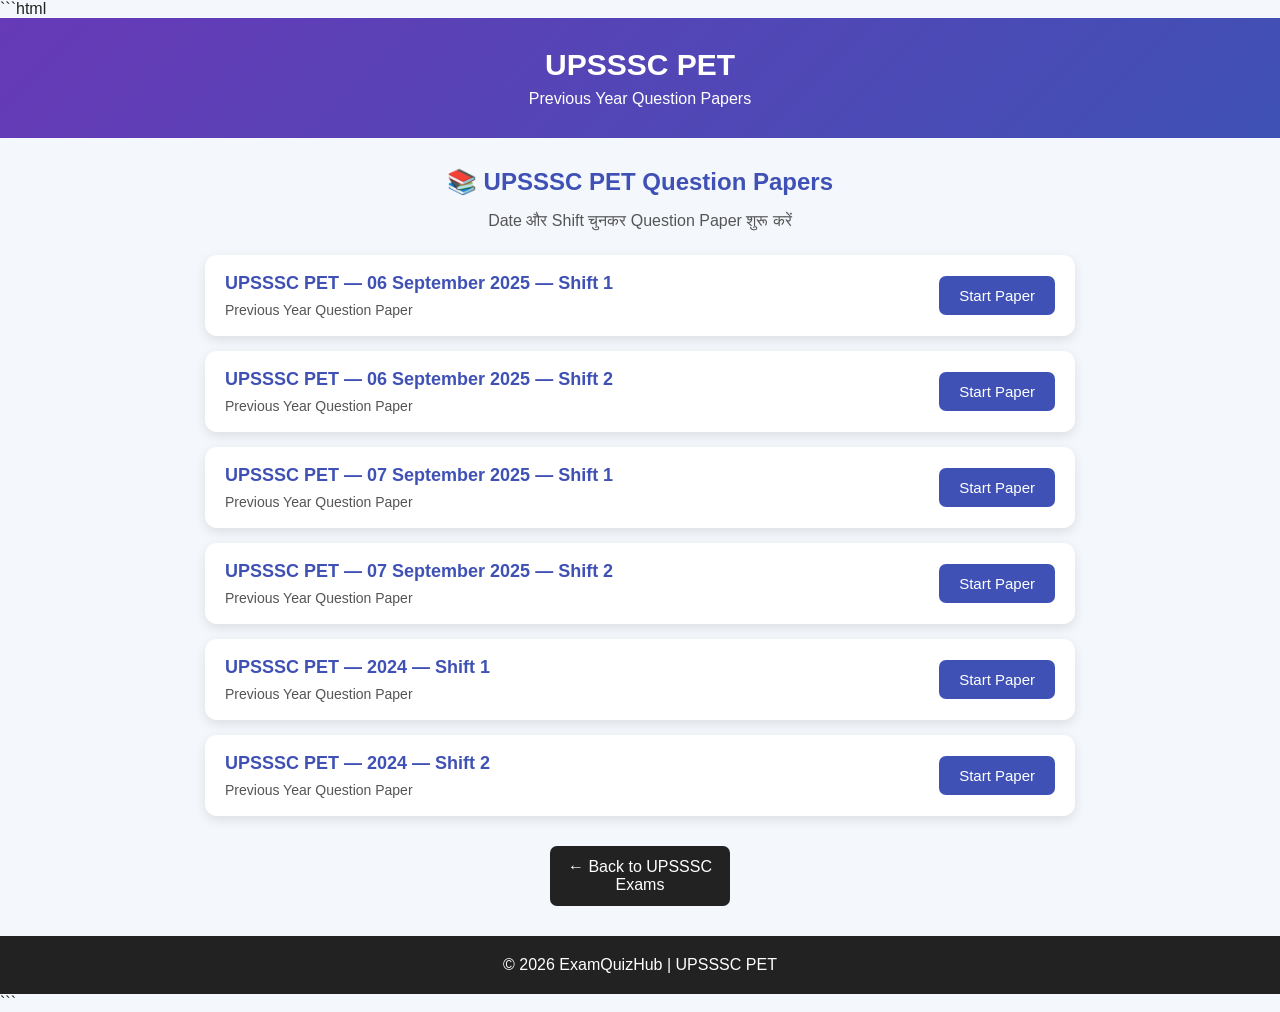
<file: upsssc-pet.html>
```html
<!DOCTYPE html>
<html lang="hi">

<head>

    <meta charset="UTF-8">

    <meta name="viewport"
          content="width=device-width, initial-scale=1.0">

    <title>UPSSSC PET Papers | ExamQuizHub</title>

    <style>

        * {
            box-sizing: border-box;
        }

        body {
            margin: 0;
            font-family: Arial, sans-serif;
            background: #f4f7fb;
            color: #222;
        }

        /* HEADER */

        .header {
            background: linear-gradient(135deg, #673ab7, #3f51b5);
            color: white;
            text-align: center;
            padding: 30px 15px;
        }

        .header h1 {
            margin: 0;
            font-size: 30px;
        }

        .header p {
            margin: 8px 0 0;
            font-size: 16px;
        }

        /* MAIN */

        .container {
            max-width: 900px;
            margin: 30px auto;
            padding: 0 15px;
        }

        .title {
            text-align: center;
            margin-bottom: 25px;
        }

        .title h2 {
            color: #3f51b5;
            margin-bottom: 8px;
        }

        .title p {
            color: #555;
        }

        /* PAPER LIST */

        .paper-list {
            display: flex;
            flex-direction: column;
            gap: 15px;
        }

        /* PAPER CARD */

        .paper-card {
            background: white;
            border-radius: 12px;
            padding: 18px 20px;

            display: flex;
            align-items: center;
            justify-content: space-between;
            gap: 15px;

            box-shadow:
                0 4px 12px rgba(0,0,0,0.10);

            transition: 0.3s;
        }

        .paper-card:hover {
            transform: translateY(-3px);

            box-shadow:
                0 7px 18px rgba(0,0,0,0.15);
        }

        /* PAPER INFORMATION */

        .paper-info h3 {
            margin: 0 0 8px;
            color: #3f51b5;
            font-size: 18px;
        }

        .paper-info p {
            margin: 0;
            color: #555;
            font-size: 14px;
        }

        /* BUTTON */

        .paper-btn {
            border: none;

            background: #3f51b5;
            color: white;

            padding: 11px 20px;

            border-radius: 7px;

            cursor: pointer;

            font-size: 15px;

            white-space: nowrap;
        }

        .paper-btn:hover {
            background: #283593;
        }

        /* BACK BUTTON */

        .back-btn {
            display: block;

            width: 180px;

            margin: 30px auto;

            padding: 12px;

            text-align: center;

            background: #222;

            color: white;

            text-decoration: none;

            border-radius: 7px;
        }

        .back-btn:hover {
            background: #000;
        }

        /* FOOTER */

        footer {
            text-align: center;

            padding: 20px;

            margin-top: 30px;

            background: #222;

            color: white;
        }

        /* MOBILE */

        @media (max-width: 600px) {

            .paper-card {
                flex-direction: column;
                align-items: stretch;
            }

            .paper-btn {
                width: 100%;
            }

        }

    </style>

</head>


<body>


<!-- HEADER -->

<header class="header">

    <h1>UPSSSC PET</h1>

    <p>
        Previous Year Question Papers
    </p>

</header>



<!-- MAIN -->

<main class="container">


    <div class="title">

        <h2>📚 UPSSSC PET Question Papers</h2>

        <p>
            Date और Shift चुनकर Question Paper शुरू करें
        </p>

    </div>



    <div class="paper-list">


        <!-- PAPER 1 -->

        <div class="paper-card">

            <div class="paper-info">

                <h3>
                    UPSSSC PET — 06 September 2025 — Shift 1
                </h3>

                <p>
                    Previous Year Question Paper
                </p>

            </div>

            <button
                class="paper-btn"
                onclick="openPaper('06-sep-25-S-1')">

                Start Paper

            </button>

        </div>



        <!-- PAPER 2 -->

        <div class="paper-card">

            <div class="paper-info">

                <h3>
                    UPSSSC PET — 06 September 2025 — Shift 2
                </h3>

                <p>
                    Previous Year Question Paper
                </p>

            </div>

            <button
                class="paper-btn"
                onclick="openPaper('06-sep-25-S-2')">

                Start Paper

            </button>

        </div>



        <!-- PAPER 3 -->

        <div class="paper-card">

            <div class="paper-info">

                <h3>
                    UPSSSC PET — 07 September 2025 — Shift 1
                </h3>

                <p>
                    Previous Year Question Paper
                </p>

            </div>

            <button
                class="paper-btn"
                onclick="openPaper('07-sep-25-S-1')">

                Start Paper

            </button>

        </div>



        <!-- PAPER 4 -->

        <div class="paper-card">

            <div class="paper-info">

                <h3>
                    UPSSSC PET — 07 September 2025 — Shift 2
                </h3>

                <p>
                    Previous Year Question Paper
                </p>

            </div>

            <button
                class="paper-btn"
                onclick="openPaper('07-sep-25-S-2')">

                Start Paper

            </button>

        </div>



        <!-- PAPER 5 -->

        <div class="paper-card">

            <div class="paper-info">

                <h3>
                    UPSSSC PET — 2024 — Shift 1
                </h3>

                <p>
                    Previous Year Question Paper
                </p>

            </div>

            <button
                class="paper-btn"
                onclick="openPaper('2024-S-1')">

                Start Paper

            </button>

        </div>



        <!-- PAPER 6 -->

        <div class="paper-card">

            <div class="paper-info">

                <h3>
                    UPSSSC PET — 2024 — Shift 2
                </h3>

                <p>
                    Previous Year Question Paper
                </p>

            </div>

            <button
                class="paper-btn"
                onclick="openPaper('2024-S-2')">

                Start Paper

            </button>

        </div>


    </div>



    <!-- BACK BUTTON -->

    <a href="upsssc.html" class="back-btn">
        ← Back to UPSSSC Exams
    </a>


</main>



<!-- FOOTER -->

<footer>

    © 2026 ExamQuizHub | UPSSSC PET

</footer>



<script>
function openPaper(paper) {

    if (paper === '06-sep-25-S-1') {
        window.location.href = 'upsssc-petp6-sep-25-s-1.html';
    }

    else if (paper === '06-sep-25-S-2') {
       window.location.href = 'upsssc-pet-6-sep-25-s2.html'
    }

    else if (paper === '07-sep-25-S-1') {
        window.location.href = 'upsssc-pet-7-sep-25-s1.html';
    }

    else if (paper === '07-sep-25-S-2') {
        window.location.href = 'upsssc-pet-7-sep-25-s2.html';
    }

    else if (paper === '2024-S-1') {
        alert('2024 Shift 1 का Question Paper अभी बनाया नहीं गया है।');
    }

    else if (paper === '2024-S-2') {
        alert('2024 Shift 2 का Question Paper अभी बनाया नहीं गया है।');
    }

    else {
        alert('यह Question Paper अभी बनाया नहीं गया है।');
    }

}
</script>


</body>

</html>
```
</file>
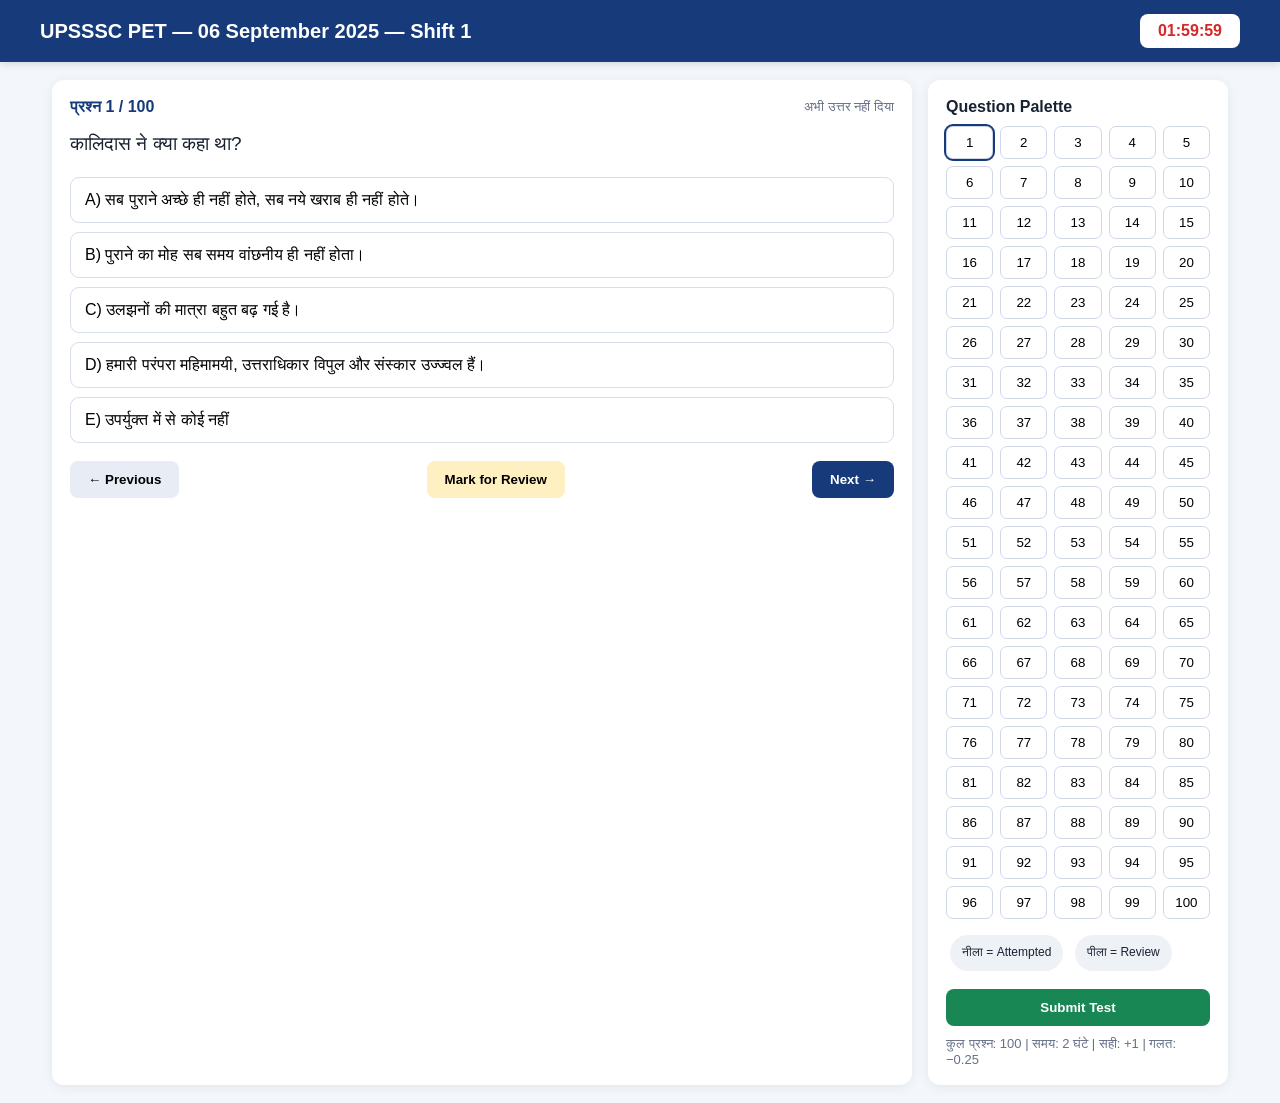
<file: upsssc-petp6-sep-25-s-1.html>
<!DOCTYPE html>
<html lang="hi">
<head>
<meta charset="UTF-8">
<meta name="viewport" content="width=device-width, initial-scale=1.0">
<title>UPSSSC PET 06 September 2025 Shift 1 | ExamQuizHub</title>
<style>
*{box-sizing:border-box}
body{margin:0;font-family:Arial,'Noto Sans Devanagari',sans-serif;background:#f3f6fb;color:#182230}
.header{background:#173b7a;color:#fff;padding:14px 18px;position:sticky;top:0;z-index:10;box-shadow:0 2px 8px #0002}
.header-row{display:flex;justify-content:space-between;gap:12px;align-items:center;max-width:1200px;margin:auto}
.title{font-size:20px;font-weight:700}
.timer{background:#fff;color:#d62828;padding:8px 14px;border-radius:8px;font-weight:800;min-width:100px;text-align:center}
.wrap{max-width:1200px;margin:18px auto;padding:0 12px}
.grid{display:grid;grid-template-columns:1fr 300px;gap:16px}
.card{background:#fff;border-radius:12px;padding:18px;box-shadow:0 2px 12px #00000012}
.qtop{display:flex;justify-content:space-between;gap:10px;align-items:center;margin-bottom:12px}
.qno{font-weight:700;color:#173b7a}
.status{font-size:13px;color:#667085}
.question{font-size:19px;line-height:1.65;margin:12px 0 18px}
.option{display:block;width:100%;text-align:left;padding:13px 14px;margin:9px 0;border:1px solid #d7deea;background:#fff;border-radius:9px;cursor:pointer;font-size:16px}
.option:hover{background:#f4f7fc}
.option.selected{background:#e6f0ff;border-color:#2f6fed}
.option.correct{background:#dff6e7;border-color:#2e9b57}
.option.wrong{background:#ffe2e2;border-color:#d64545}
.controls{display:flex;justify-content:space-between;gap:10px;margin-top:18px}
button.ctrl{border:0;border-radius:8px;padding:11px 18px;cursor:pointer;font-weight:700}
.prev{background:#e8edf5} .next{background:#173b7a;color:#fff} .mark{background:#fff0c2} .submit{background:#198754;color:#fff}
.palette-title{font-weight:800;margin-bottom:10px}
.palette{display:grid;grid-template-columns:repeat(5,1fr);gap:7px}
.pbtn{border:1px solid #cfd7e6;background:#fff;border-radius:7px;padding:8px 0;cursor:pointer}
.pbtn.current{outline:2px solid #173b7a}
.pbtn.answered{background:#cfe8ff}
.pbtn.review{background:#ffe7a3}
.pbtn.unanswered{background:#fff}
.legend{font-size:12px;margin-top:12px;line-height:1.8}
.result{display:none;text-align:center}
.score{font-size:34px;font-weight:800;color:#173b7a}
.badge{display:inline-block;padding:7px 12px;border-radius:20px;background:#eef2f7;margin:4px}
.note{font-size:13px;color:#667085;margin-top:10px}
@media(max-width:800px){.grid{grid-template-columns:1fr}.palette-card{order:-1}.question{font-size:17px}}
</style>
</head>
<body>
<div class="header">
  <div class="header-row">
    <div class="title">UPSSSC PET — 06 September 2025 — Shift 1</div>
    <div class="timer" id="timer">02:00:00</div>
  </div>
</div>

<div class="wrap">
  <div class="grid">
    <main class="card">
      <div id="quiz">
        <div class="qtop">
          <div class="qno" id="qno">प्रश्न 1 / 100</div>
          <div class="status" id="status">अभी उत्तर नहीं दिया</div>
        </div>
        <div class="question" id="question"></div>
        <div id="options"></div>
        <div class="controls">
          <button class="ctrl prev" onclick="prevQuestion()">← Previous</button>
          <button class="ctrl mark" onclick="toggleReview()">Mark for Review</button>
          <button class="ctrl next" onclick="nextQuestion()">Next →</button>
        </div>
      </div>

      <div class="result" id="result">
        <h2>UPSSSC PET Result</h2>
        <div class="score" id="score"></div>
        <div id="stats"></div>
        <button class="ctrl next" onclick="location.reload()">फिर से शुरू करें</button>
      </div>
    </main>

    <aside class="card palette-card">
      <div class="palette-title">Question Palette</div>
      <div class="palette" id="palette"></div>
      <div class="legend">
        <span class="badge">नीला = Attempted</span>
        <span class="badge">पीला = Review</span>
      </div>
      <button class="ctrl submit" style="width:100%;margin-top:14px" onclick="submitQuiz()">Submit Test</button>
      <div class="note">कुल प्रश्न: 100 | समय: 2 घंटे | सही: +1 | गलत: −0.25</div>
    </aside>
  </div>
</div>

<script>
const questions = [{"q": "कालिदास ने क्या कहा था?", "options": ["सब पुराने अच्छे ही नहीं होते, सब नये खराब ही नहीं होते।", "पुराने का मोह सब समय वांछनीय ही नहीं होता।", "उलझनों की मात्रा बहुत बढ़ गई है।", "हमारी परंपरा महिमामयी, उत्तराधिकार विपुल और संस्कार उज्ज्वल हैं।", "उपर्युक्त में से कोई नहीं"], "answer": 0}, {"q": "कभी-कभी सोचता हूँ कि इतने दिनों तक अंग्रेजों की अनुवृत्ति करने के बाद भी भारतीय ‘इंडिपेंडेंस’ को अपनाने का नाम क्यों नहीं बन सकता?", "options": ["अंग्रेजों की अनुवृत्ति करने के बाद भी भारतीय ‘इंडिपेंडेंस’ को अपनाने का नाम नहीं बन सकता", "यह हमारी पशुता के अवशेष हैं।", "पशुता या मनुष्यता की ओर।", "ये हमारी पशुता के निशानी हैं।", "उपर्युक्त में से कोई नहीं"], "answer": 2}, {"q": "लेखकजी को प्राणि-विज्ञानियों की कौन-सी बात याद आती है?", "options": ["हम कोई नीतिशास्त्र नहीं हैं।", "नाना भावों और नाना पहलुओं से विचारा गया है।", "नाखून बढ़ना उनमें से एक हो सकता है।", "सहजात वृत्ति अनजानी स्मृतियों का ही नाम है।", "उपर्युक्त में से कोई नहीं"], "answer": 3}, {"q": "मेरे बच्चे को गोद में दबाये रहनेवाली ______ मनुष्य का आदर्श नहीं बन सकती है।", "options": ["बाघिन", "बंदरिया", "भेड़िया", "सूअर", "उपर्युक्त में से कोई नहीं"], "answer": 1}, {"q": "मनुष्य ने अपनी आजादी के जितने भी नामकरण किये—स्वतंत्रता, स्वराज्य, स्वाधीनता—उन सब में ____ का बंधन अवश्य रखा।", "options": ["पर", "और", "स्व", "खर", "उपर्युक्त में से कोई नहीं"], "answer": 2}, {"q": "आनंद की श्रेणी में ऐसा कौन शुद्ध मनोविकार नहीं है जो पात्र की हानि की उत्तेजना करे, पर दुःख की श्रेणी में ऐसा मनोविकार है जो पात्र की भलाई की उत्तेजना करता है?", "options": ["भलाई", "भावना", "सच्चाई", "बुराई", "उपर्युक्त में से कोई नहीं"], "answer": 0}, {"q": "दुःख की श्रेणी में प्रवृत्ति के विचार से करुणा का उल्टा क्या हो सकता है?", "options": ["दुःख", "क्रोध", "श्रद्धा", "घृणा", "उपर्युक्त में से कोई नहीं"], "answer": 1}, {"q": "किसी पर प्रसन्न होकर लोग उसकी भलाई करते हैं। इस प्रकार पात्र की भलाई की उत्तेजना किन श्रेणियों में रखी जाती है?", "options": ["दुःख और आनंद दोनों की", "प्रेम और द्वेष दोनों की", "क्रोध और श्रद्धा दोनों की", "श्रद्धा और भक्ति दोनों की", "उपर्युक्त में से कोई नहीं"], "answer": 0}, {"q": "किसकी प्राप्ति के लिए पात्र में दुःख के अतिरिक्त और किसी विशेषता की अपेक्षा नहीं होती है?", "options": ["क्रोध", "उत्तेजना", "उत्साह", "करुणा", "उपर्युक्त में से कोई नहीं"], "answer": 3}, {"q": "करुणा जिसके प्रति उत्पन्न होती है, उसके लिए क्या किया जाता है?", "options": ["उसकी हानि की चेष्टा की जाती है।", "क्रोध उसके प्रति उत्पन्न हो जाता है।", "उसकी भलाई का उद्योग किया जाता है।", "चंचल हो जाते हैं।", "उपर्युक्त में से कोई नहीं"], "answer": 2}, {"q": "‘चैत’ तद्भव शब्द है, उसका तत्सम शब्द ____ है।", "options": ["चंद्र", "चैत्र", "चित", "चित्र", "उपर्युक्त में से कोई नहीं"], "answer": 1}, {"q": "‘आदान’ का विलोम शब्द ____ है।", "options": ["अनुग्रह", "आचार", "अभिमान", "प्रदान", "उपर्युक्त में से कोई नहीं"], "answer": 3}, {"q": "‘समय की पहचान’ सियारामशरण गुप्त जी की कविता है, जिसमें ____ के महत्व के बारे में बताते हैं।", "options": ["समय", "विश्वास", "परिश्रम", "धन", "उपर्युक्त में से कोई नहीं"], "answer": 0}, {"q": "‘आँखें दिखाना’ मुहावरे का सही अर्थ है।", "options": ["गुस्से से देखना", "अपनी हानि स्वयं करना", "अनदेखा करना", "धोखा देना", "उपर्युक्त में से कोई नहीं"], "answer": 0}, {"q": "जो विशेषण अपने विशेष्य की मात्रा या परिमाण के विषय में ज्ञान कराएँ, उसे ____ विशेषण कहते हैं।", "options": ["गुणवाचक", "सार्वनामिक", "परिमाणवाचक", "संख्यावाचक", "उपर्युक्त में से कोई नहीं"], "answer": 2}, {"q": "सबसे बड़ी 3 अंकों की संख्या और सबसे छोटी 2 अंकों की संख्या के बीच का अंतर क्या है?", "options": ["980", "990", "989", "998", "उपर्युक्त में से कोई नहीं"], "answer": 2}, {"q": "देखनी किस भारतीय राज्य का पारंपरिक नृत्य है?", "options": ["केरल", "ओडिशा", "गोवा", "मध्य प्रदेश", "उपर्युक्त में से कोई नहीं"], "answer": 2}, {"q": "काम के बदले अनाज कार्यक्रम का पुनर्गठन किया गया और अक्टूबर 1980 से इसका नाम बदलकर ____ कर दिया गया।", "options": ["राष्ट्रीय ग्रामीण रोजगार कार्यक्रम", "रोजगार सृजन कार्यक्रम", "ग्रामीण रोजगार गारंटी कार्यक्रम", "एकीकृत ग्रामीण विकास कार्यक्रम", "उपर्युक्त में से कोई नहीं"], "answer": 0}, {"q": "दिसंबर 2024 में, किस संगठन ने ‘S.A.F.E. Accommodation: Worker Housing for Manufacturing Growth’ शीर्षक से रिपोर्ट जारी की?", "options": ["आवास और शहरी मामलों का मंत्रालय", "नेशनल इंस्टीट्यूशन फॉर ट्रांसफॉर्मिंग इंडिया (NITI) आयोग", "श्रम और रोजगार मंत्रालय", "भारतीय उद्योग परिसंघ (CII)", "उपर्युक्त में से कोई नहीं"], "answer": 1}, {"q": "यदि x और y सह-अभाज्य हैं, तो उनका LCM क्या है?", "options": ["1", "x + y", "x/y", "xy", "उपर्युक्त में से कोई नहीं"], "answer": 3}, {"q": "विजय स्तम्भ कहाँ स्थित है?", "options": ["जयपुर", "चित्तौड़गढ़", "उदयपुर", "जोधपुर", "उपर्युक्त में से कोई नहीं"], "answer": 1}, {"q": "अविकसित अर्थव्यवस्था का अर्थ था", "options": ["वे देश जहाँ प्रति व्यक्ति वास्तविक आय कम है", "वे देश जिनमें अधिक गरीबी देखी जाती है", "वे देश जिनमें प्रति व्यक्ति वास्तविक आय संतुलित है", "वे देश जिनमें प्रति व्यक्ति वास्तविक आय अधिक है", "उपर्युक्त में से कोई नहीं"], "answer": 0}, {"q": "इंडसफूड एशिया का प्रीमियर खाद्य एवं पेय शो (F&B) प्रदर्शनी इंडसफूड 2025 का 8वाँ संस्करण कहाँ आयोजित किया गया था?", "options": ["प्रगति मैदान, नई दिल्ली", "महात्मा मंदिर, गांधीनगर", "इंडिया हैबिटेट सेंटर, नई दिल्ली", "इंडिया एक्सपोजिशन मार्ट लिमिटेड, ग्रेटर नोएडा", "उपर्युक्त में से कोई नहीं"], "answer": 3}, {"q": "यदि 2994 ÷ 14.5 = 172, तो 29.94 ÷ 1.45 = ?", "options": ["0.172", "172", "1.72", "17.2", "उपर्युक्त में से कोई नहीं"], "answer": 1}, {"q": "अंतर्राष्ट्रीय श्रम संगठन (ILO) का मुख्यालय कहाँ स्थित है?", "options": ["न्यूयॉर्क", "द हेग", "जिनेवा", "पेरिस", "उपर्युक्त में से कोई नहीं"], "answer": 2}, {"q": "DTM के किस चरण में सबसे तेज जनसंख्या वृद्धि देखी जाती है?", "options": ["चरण 1", "चरण 5", "चरण 2", "चरण 3", "उपर्युक्त में से कोई नहीं"], "answer": 2}, {"q": "2/5 प्रतिशत रूप में क्या है?", "options": ["20%", "80%", "40%", "25%", "उपर्युक्त में से कोई नहीं"], "answer": 2}, {"q": "यदि कंप्यूटर का अंकित मूल्य उसके क्रय मूल्य से 20% अधिक है और दुकानदार कंप्यूटर के अंकित मूल्य पर 15% की छूट देता है, तो कंप्यूटर का लाभ प्रतिशत ज्ञात कीजिए।", "options": ["1%", "2%", "5%", "3%", "उपर्युक्त में से कोई नहीं"], "answer": 1}, {"q": "स्मार्ट वॉच और बुक रैक का विक्रय मूल्य 4:5 के अनुपात में है और स्मार्ट वॉच का क्रय मूल्य 4,800 रुपये है। यदि दुकानदार को स्मार्ट वॉच के अंकित मूल्य पर 10% लाभ मिलता है, तो बुक रैक पर दी जाने वाली छूट ज्ञात कीजिए।", "options": ["100 रुपये", "250 रुपये", "150 रुपये", "200 रुपये", "उपर्युक्त में से कोई नहीं"], "answer": 3}, {"q": "डाइनिंग टेबल और बुक रैक के अंकित मूल्य का औसत ज्ञात कीजिए।", "options": ["8,000 रुपये", "7,500 रुपये", "8,500 रुपये", "9,000 रुपये", "उपर्युक्त में से कोई नहीं"], "answer": 2}, {"q": "यदि सेल फोन के क्रय मूल्य और अंकित मूल्य का अनुपात 3:4 है और दुकानदार द्वारा अर्जित लाभ 1,200 रुपये है, तो दुकानदार द्वारा दी जाने वाली छूट ज्ञात कीजिए।", "options": ["800 रुपये", "600 रुपये", "1,000 रुपये", "900 रुपये", "उपर्युक्त में से कोई नहीं"], "answer": 0}, {"q": "डाइनिंग टेबल का विक्रय मूल्य और अंकित मूल्य 4:5 है। यदि दुकानदार को 25% का लाभ मिलता है, तो डाइनिंग टेबल का क्रय मूल्य ज्ञात कीजिए।", "options": ["6,000 रुपये", "6,500 रुपये", "6,200 रुपये", "6,400 रुपये", "उपर्युक्त में से कोई नहीं"], "answer": 0}, {"q": "5 जनवरी, 2025 को भारतीय तटरक्षक बल के लिए निम्नलिखित में से किस शिपयार्ड द्वारा दो स्वदेशी रूप से डिजाइन और निर्मित त्वरित गश्ती पोत (FPV)—अमूल्य और अक्षय—लॉन्च किए गए?", "options": ["मझगांव डॉक शिपबिल्डर्स लिमिटेड", "गोवा शिपयार्ड लिमिटेड", "गार्डन रीच शिपबिल्डर्स एंड इंजीनियर्स", "कोचीन शिपयार्ड लिमिटेड", "उपर्युक्त में से कोई नहीं"], "answer": 0}, {"q": "कौन-सा बड़ा है: √45 या √49 − 1?", "options": ["√45", "√49 − 1", "दोनों बराबर हैं", "निर्धारित नहीं किया जा सकता", "उपर्युक्त में से कोई नहीं"], "answer": 1}, {"q": "भारत के पश्चिम में कौन-सा सागर स्थित है?", "options": ["अरब सागर", "दक्षिण चीन सागर", "बंगाल की खाड़ी", "लाल सागर", "उपर्युक्त में से कोई नहीं"], "answer": 0}, {"q": "भारत-पाकिस्तान ने वर्ष 1960 में एक संधि पर हस्ताक्षर किए थे। उस संधि का नाम क्या था?", "options": ["गंगा जल संधि", "ब्रह्मपुत्र जल संधि", "यमुना जल संधि", "सिंधु जल संधि", "उपर्युक्त में से कोई नहीं"], "answer": 3}, {"q": "अर्थव्यवस्था के अधिशेष को अंतिम उपयोगकर्ताओं तक पहुँचाने और स्थानांतरित करने के लिए निम्नलिखित में से कौन-सा माध्यम कार्य करता है?", "options": ["वित्तीय संस्थान", "वाणिज्यिक केंद्र", "सरकारी नीति", "मानव शक्ति", "उपर्युक्त में से कोई नहीं"], "answer": 0}, {"q": "ऊँट अपने ______ में वसा जमा करता है।", "options": ["पैर", "कूबड़", "पेट", "पाद", "उपर्युक्त में से कोई नहीं"], "answer": 1}, {"q": "गुड़हल के पौधे का फूल है", "options": ["उभयलिंगी", "बहुत छोटा", "एकलिंगी", "नपुंसक", "उपर्युक्त में से कोई नहीं"], "answer": 0}, {"q": "आदि पुराण किस तीर्थंकर की सत्यचरित समृद्धि है?", "options": ["नेमिनाथ", "आदिनाथ", "पार्श्वनाथ", "महावीर", "उपर्युक्त में से कोई नहीं"], "answer": 1}, {"q": "45 छात्रों की कक्षा में आयुष का रैंक ऊपर से 15 है, तो नीचे से आयुष का रैंक क्या है?", "options": ["30", "35", "32", "31", "उपर्युक्त में से कोई नहीं"], "answer": 3}, {"q": "विश्व की सबसे लंबी नदी कौन-सी है?", "options": ["अमेजन", "नाइल", "मिसिसिपी", "यांग्त्से", "उपर्युक्त में से कोई नहीं"], "answer": 1}, {"q": "विश्व उपभोक्ता अधिकार दिवस कब मनाया जाता है?", "options": ["21 मार्च", "15 मार्च", "8 अप्रैल", "11 अक्टूबर", "उपर्युक्त में से कोई नहीं"], "answer": 1}, {"q": "भारत का संविधान पहली बार 1928 में ______ द्वारा तैयार किया गया था।", "options": ["महात्मा गांधी", "राजेंद्र प्रसाद", "मोतीलाल नेहरू", "वि. वि. गिरि", "उपर्युक्त में से कोई नहीं"], "answer": 2}, {"q": "चार्ट: कुल 5000 कुर्सियाँ। जनवरी 27%, फरवरी 20%, मार्च 18%, अप्रैल 10%, मई 25%। व्हील:ऑफिस अनुपात क्रमशः 2:1, 7:3, 4:5, 1:1, 3:2। जून में व्हील कुर्सियाँ मार्च की 5/8 हैं और मार्च में ऑफिस कुर्सियों की संख्या : जून की ऑफिस कुर्सियों की संख्या = 5:3। जून की कुल कुर्सियाँ कितनी हैं?", "options": ["740", "670", "550", "480", "उपर्युक्त में से कोई नहीं"], "answer": 2}, {"q": "उपरोक्त चार्ट के अनुसार फरवरी में निर्मित व्हील कुर्सियों की संख्या और अप्रैल में निर्मित व्हील कुर्सियों की संख्या के बीच अंतर ज्ञात करें।", "options": ["550", "600", "320", "450", "उपर्युक्त में से कोई नहीं"], "answer": 3}, {"q": "मई में निर्मित व्हील कुर्सियों की संख्या और जनवरी में निर्मित ऑफिस कुर्सियों की संख्या का अनुपात ज्ञात कीजिए।", "options": ["5:3", "7:8", "2:1", "8:9", "उपर्युक्त में से कोई नहीं"], "answer": 0}, {"q": "अप्रैल में निर्मित ऑफिस कुर्सियों की संख्या फरवरी और अप्रैल में निर्मित कुर्सियों की कुल संख्या के बीच कितने प्रतिशत है?", "options": ["40%", "50%", "70%", "30%", "उपर्युक्त में से कोई नहीं"], "answer": 1}, {"q": "जनवरी में निर्मित कुल कुर्सियों में से 20% कुर्सियाँ बिकीं। यदि जनवरी में न बिकी ऑफिस कुर्सियों और बिकी व्हील कुर्सियों की संख्या का अनुपात 5:4 है, तो जनवरी में बेची गई व्हील कुर्सियों की संख्या ज्ञात कीजिए।", "options": ["820", "780", "690", "510", "उपर्युक्त में से कोई नहीं"], "answer": 1}, {"q": "भारत में विभाजन की ब्रिटिश सरकार द्वारा स्वीकृति की घोषणा किसने की थी?", "options": ["लिनलिथगो", "हार्डिंग", "लॉर्ड माउंटबेटन", "राजगोपालाचारी", "उपर्युक्त में से कोई नहीं"], "answer": 2}, {"q": "पूर्व अमेरिकी राष्ट्रपति जिमी कार्टर का 100 वर्ष की आयु में किस तिथि को निधन हो गया था?", "options": ["15 जनवरी, 2025", "30 नवंबर, 2024", "25 दिसंबर, 2024", "29 दिसंबर, 2024", "उपर्युक्त में से कोई नहीं"], "answer": 3}, {"q": "बंगाल ब्रिटिश इंडिया सोसाइटी की स्थापना कब हुई थी?", "options": ["20 अप्रैल, 1844", "20 अप्रैल, 1843", "20 अप्रैल, 1834", "21 अप्रैल, 1843", "उपर्युक्त में से कोई नहीं"], "answer": 1}, {"q": "कांग्टो भारत की सबसे ऊँची चोटियों में से एक है जो किस राज्य में स्थित है?", "options": ["अरुणाचल प्रदेश", "मणिपुर", "हिमाचल प्रदेश", "नागालैंड", "उपर्युक्त में से कोई नहीं"], "answer": 0}, {"q": "______ बाह्य एवं आंतरिक आपातकाल के दौरान लागू होता है।", "options": ["अनुच्छेद 358", "अनुच्छेद 338", "अनुच्छेद 359", "अनुच्छेद 348", "उपर्युक्त में से कोई नहीं"], "answer": 2}, {"q": "किस औद्योगिक नीति प्रस्ताव ने सार्वजनिक क्षेत्र को भारतीय अर्थव्यवस्था में एक प्रमुख भूमिका प्रदान की?", "options": ["औद्योगिक नीति प्रस्ताव 1948", "औद्योगिक नीति प्रस्ताव 1956", "औद्योगिक नीति प्रस्ताव 1950", "औद्योगिक नीति प्रस्ताव 1952", "उपर्युक्त में से कोई नहीं"], "answer": 1}, {"q": "महावीर ने निम्नलिखित में से किस स्थान पर मोक्ष प्राप्त किया?", "options": ["कपिलवस्तु", "पुरुषपुर", "राजगृह", "पावापुरी", "उपर्युक्त में से कोई नहीं"], "answer": 3}, {"q": "एक पुरुष का परिचय देते हुए, एक महिला ने कहा ‘उसकी माँ मेरे पिता की इकलौती बेटी है।’ पुरुष का महिला से क्या संबंध है?", "options": ["बेटा", "चाचा", "पिता", "भाई", "उपर्युक्त में से कोई नहीं"], "answer": 0}, {"q": "एक सामाजिक घटना जिसमें समाज का एक वर्ग अपने जीवन की मूलभूत आवश्यकताओं को पूरा करने में असमर्थ होता है, उसे क्या कहा जाता है?", "options": ["गरीबी", "असमानता", "बेरोजगारी", "निरक्षरता", "उपर्युक्त में से कोई नहीं"], "answer": 0}, {"q": "यदि 1 जनवरी 2001 को सोमवार था, तो 31 दिसंबर 2001 को सप्ताह का कौन-सा दिन था?", "options": ["बुधवार", "शनिवार", "शुक्रवार", "सोमवार", "उपर्युक्त में से कोई नहीं"], "answer": 3}, {"q": "पुरुष सूक्त, जो चार वर्णों की उत्पत्ति की व्याख्या करता है, किस वैदिक ग्रंथ में पाया जाता है?", "options": ["सामवेद", "ऋग्वेद", "यजुर्वेद", "अथर्ववेद", "उपर्युक्त में से कोई नहीं"], "answer": 1}, {"q": "जैविक विविधता (संशोधन) अधिनियम, 2023 कब लागू हुआ?", "options": ["1 जनवरी, 2024", "5 जून, 2024", "1 फरवरी, 2024", "1 अप्रैल, 2024", "उपर्युक्त में से कोई नहीं"], "answer": 3}, {"q": "हवा से कौन-सी अम्लीय गैस वर्षा के पानी में घुलकर कार्बोनिक एसिड (H₂CO₃) बनाती है?", "options": ["ऑक्सीजन (O₂)", "सल्फर डाइऑक्साइड (SO₂)", "नाइट्रोजन (N₂)", "कार्बन डाइऑक्साइड (CO₂)", "उपर्युक्त में से कोई नहीं"], "answer": 3}, {"q": "निम्न मूल शैलखंडों में से किस प्रकार की चट्टान संरचना सबसे अधिक जुड़ी हुई निम्न भूजल भंडारण से है?", "options": ["जलोढ़ निक्षेप", "चूना पत्थर संरचनाएँ", "अवसादी चट्टानें", "आग्नेय और कायांतरित चट्टानें", "उपर्युक्त में से कोई नहीं"], "answer": 0}, {"q": "एशियाई खेल कितने वर्षों में एक बार आयोजित होते हैं?", "options": ["2 वर्ष", "5 वर्ष", "3 वर्ष", "4 वर्ष", "उपर्युक्त में से कोई नहीं"], "answer": 3}, {"q": "15 जनवरी, 2025 को नई दिल्ली में आयोजित एक समारोह में राष्ट्रपति थर्मन शनमुगरत्न द्वारा सिंगापुर के मानद नागरिक पुरस्कार से किसे सम्मानित किया गया?", "options": ["रतन टाटा", "उदय कोटक", "एन. चंद्रशेखरन", "तरुण दास", "उपर्युक्त में से कोई नहीं"], "answer": 2}, {"q": "लीबिया की राजधानी क्या है?", "options": ["लक्ज़मबर्ग", "एम्स्टर्डम", "पोर्ट लुई", "त्रिपोली", "उपर्युक्त में से कोई नहीं"], "answer": 3}, {"q": "मुकेश सुरेश से लंबा है लेकिन राकेश से छोटा है। राकेश हरीश से लंबा लेकिन अमर से छोटा है। इनमें सबसे छोटा कौन है?", "options": ["मुकेश", "निर्धारित नहीं किया जा सकता", "सुरेश", "हरीश", "उपर्युक्त में से कोई नहीं"], "answer": 2}, {"q": "_____ प्रश्न वह है जिसका कोई सदस्य सदन में मौखिक उत्तर चाहता है और जिसे तारांकित चिह्न से पहचाना जाता है।", "options": ["तारांकित", "लंबी सूचना", "अल्प अवधि सूचना", "अतारांकित", "उपर्युक्त में से कोई नहीं"], "answer": 0}, {"q": "हड़प्पा सभ्यता किस युग से संबंधित है?", "options": ["पाषाण युग", "पुरापाषाण युग", "लौह युग", "कांस्य युग", "उपर्युक्त में से कोई नहीं"], "answer": 3}, {"q": "बुद्ध ने किस उम्र में परिनिर्वाण (अंतिम मुक्ति) प्राप्त की?", "options": ["60 वर्ष", "80 वर्ष", "75 वर्ष", "55 वर्ष", "उपर्युक्त में से कोई नहीं"], "answer": 1}, {"q": "निम्नलिखित में से सर्वथा भिन्न ज्ञात कीजिए।", "options": ["लोहा", "सोना", "पारा", "चाँदी", "उपर्युक्त में से कोई नहीं"], "answer": 2}, {"q": "देश के पर्यावरण का संरक्षण और सुधार तथा वनों और वन्यजीवों की सुरक्षा, ______ के अंतर्गत आती है।", "options": ["अनुच्छेद 43A", "अनुच्छेद 48A", "अनुच्छेद 44A", "अनुच्छेद 46A", "उपर्युक्त में से कोई नहीं"], "answer": 1}, {"q": "Fill in the blank: What ______ for breakfast?", "options": ["do you usually have", "do usually you have", "are you usually having", "have you usually", "None of the above"], "answer": 0}, {"q": "Choose the one word substitution: A group of persons working on a ship or aircraft", "options": ["Scar", "Staff", "Crew", "Concert", "None of the above"], "answer": 2}, {"q": "Choose the right answer to frame a meaningful sentence: Rama / garden / in / the / be / may", "options": ["May be Rama in the garden.", "Rama may be in the garden.", "In the garden may be Rama.", "In the garden Rama may be.", "None of the above"], "answer": 1}, {"q": "Passage: Time is one of the most valuable resources we have. Proper time management helps individuals prioritize activities, meet deadlines and reduce stress. According to the passage, how can individuals start improving time management?", "options": ["By working faster without rest", "By comparing themselves to others", "By watching motivational videos", "By creating to-do lists and avoiding distractions", "None of the above"], "answer": 3}, {"q": "What is the main purpose of the passage on time management?", "options": ["To explain the causes of stress", "To promote the use of digital planners", "To highlight the importance of time management", "To discuss different professions", "None of the above"], "answer": 2}, {"q": "नई दिल्ली में आयोजित इंडिया ओपन बैडमिंटन 2025 में पुरुष एकल का खिताब किसने जीता?", "options": ["विक्टर एक्सेलसेन", "ली चेउक यिउ", "लक्ष्य सेन", "केंटो मोमोटा", "उपर्युक्त में से कोई नहीं"], "answer": 0}, {"q": "एसिड को किस पदार्थ से बने डिब्बों में संग्रहित किया जाता है?", "options": ["धातु और प्लास्टिक", "रबर और कार्डबोर्ड", "लकड़ी और कागज", "कांच और सिरेमिक", "उपर्युक्त में से कोई नहीं"], "answer": 3}, {"q": "लंदन में ईस्ट इंडियन एसोसिएशन की स्थापना किसके द्वारा की गई थी?", "options": ["दादाभाई नौरोजी", "बाल गंगाधर तिलक", "गोपाल कृष्ण गोखले", "मदन मोहन मालवीय", "उपर्युक्त में से कोई नहीं"], "answer": 0}, {"q": "पुणे में आयोजित उद्यमिता विकास सम्मेलन 2025 का विषय क्या था?", "options": ["नवाचार के माध्यम से ग्रामीण स्टार्टअप को मजबूत करना", "आत्मनिर्भर भारत के लिए पशुधन उद्यमिता", "उद्यमियों को सशक्त बनाना: पशुधन अर्थव्यवस्था में बदलाव लाना", "कृषि-तकनीक में भावी नेताओं का निर्माण", "उपर्युक्त में से कोई नहीं"], "answer": 1}, {"q": "भारत के ______ राज्यसभा के पदेन अध्यक्ष होते हैं।", "options": ["राष्ट्रपति", "राज्यपाल", "उपराष्ट्रपति", "प्रधानमंत्री", "उपर्युक्त में से कोई नहीं"], "answer": 2}, {"q": "चार कंपनियों A, B, C, D में कुल कर्मचारी क्रमशः 2000, 2400, 1800, 2800 हैं। पुरुष प्रतिशत क्रमशः 60%, 75%, 50%, 75% है। वित्त विभाग में कर्मचारी प्रतिशत क्रमशः 70%, 50%, 60%, 50% है और वित्त विभाग में पुरुष:महिला अनुपात क्रमशः 4:3, 3:1, 5:4, 9:5 है। सभी कंपनियों में वित्त विभाग की महिला कर्मचारियों की औसत संख्या क्या है?", "options": ["440", "480", "470", "460", "उपर्युक्त में से कोई नहीं"], "answer": 2}, {"q": "उपरोक्त तालिका के अनुसार, सभी कंपनियों में मार्केटिंग विभाग में पुरुष और महिला कर्मचारियों के बीच कुल अंतर कितना है?", "options": ["1460", "निर्धारित नहीं किया जा सकता", "1680", "1720", "उपर्युक्त में से कोई नहीं"], "answer": 2}, {"q": "उपरोक्त तालिका के अनुसार, कंपनी C में वित्त विभाग के पुरुष कर्मचारी, कंपनी D के मार्केटिंग विभाग के कुल कर्मचारियों का लगभग कितना प्रतिशत हैं?", "options": ["43%", "77%", "50%", "53%", "उपर्युक्त में से कोई नहीं"], "answer": 0}, {"q": "उपरोक्त तालिका के अनुसार, कंपनी D के मार्केटिंग विभाग में पुरुष और महिला कर्मचारियों की कुल संख्या का अनुपात क्या है?", "options": ["4:3", "8:3", "6:1", "7:2", "उपर्युक्त में से कोई नहीं"], "answer": 2}, {"q": "सभी कंपनियों में पुरुष कर्मचारियों की औसत संख्या क्या है?", "options": ["1200", "1300", "1400", "1500", "उपर्युक्त में से कोई नहीं"], "answer": 3}, {"q": "Future Minerals Forum (FMF) 2025 कहाँ आयोजित किया गया था?", "options": ["अबू धाबी, UAE", "रियाद, सऊदी अरब", "दोहा, कतर", "मस्कट, ओमान", "उपर्युक्त में से कोई नहीं"], "answer": 1}, {"q": "निर्वात में प्रकाश की गति और माध्यम में प्रकाश की गति के अनुपात को क्या कहा जाता है?", "options": ["तरंगदैर्ध्य", "आयाम", "आवृत्ति", "अपवर्तनांक", "उपर्युक्त में से कोई नहीं"], "answer": 3}, {"q": "चंद्रयान-3 किस वर्ष प्रक्षेपित किया गया था?", "options": ["2019", "2021", "2023", "2022", "उपर्युक्त में से कोई नहीं"], "answer": 2}, {"q": "शिकागो में धर्म संसद का आयोजन किस वर्ष हुआ?", "options": ["1893", "1983", "1894", "1839", "उपर्युक्त में से कोई नहीं"], "answer": 0}, {"q": "भारतीय संविधान के किस अनुच्छेद के अनुसार संघ की कार्यकारी शक्ति राष्ट्रपति में निहित होती है?", "options": ["अनुच्छेद 21", "अनुच्छेद 53", "अनुच्छेद 46", "अनुच्छेद 57", "उपर्युक्त में से कोई नहीं"], "answer": 1}, {"q": "यदि +4 D शक्ति का एक उत्तल लेंस और −10 D शक्ति का एक अवतल लेंस एक-दूसरे के संपर्क में रखे जाते हैं, परिणामी शक्ति क्या होगी?", "options": ["+14 D", "−14 D", "−6 D", "+6 D", "उपर्युक्त में से कोई नहीं"], "answer": 2}, {"q": "जनवरी 2025 में कौन-सा देश आधिकारिक तौर पर ब्रिक्स समूह का 10वाँ पूर्ण सदस्य बना?", "options": ["तुर्की", "मिस्र", "सऊदी अरब", "इंडोनेशिया", "उपर्युक्त में से कोई नहीं"], "answer": 3}, {"q": "अनुशीलन समिति का मुख्यालय कहाँ है?", "options": ["कलकत्ता", "पूना", "बॉम्बे", "मद्रास", "उपर्युक्त में से कोई नहीं"], "answer": 0}, {"q": "तालिका: पाँच किसानों की फसलें (राई, सरसों, जई, गन्ना, गेहूँ): रोशन 640,920,340,900,300; प्रभाकर 480,580,180,600,440; तेजा 750,660,250,560,650; भार्गव 200,1050,280,840,820; कृष्ण 260,760,320,720,630। सभी किसानों द्वारा उत्पादित राई और जई के औसत के बीच अंतर ज्ञात करें।", "options": ["234", "192", "156", "118", "उपर्युक्त में से कोई नहीं"], "answer": 1}, {"q": "रोशन द्वारा उत्पादित कुल फसलें, भार्गव द्वारा उत्पादित कुल फसलों का लगभग कितना प्रतिशत है?", "options": ["85%", "58%", "72%", "97%", "उपर्युक्त में से कोई नहीं"], "answer": 3}, {"q": "किस किसान ने तीसरी सबसे कम फसलें उगाई?", "options": ["तेजा", "भार्गव", "प्रभाकर", "रोशन", "उपर्युक्त में से कोई नहीं"], "answer": 4}, {"q": "तेजा द्वारा उत्पादित औसत फसलें ज्ञात करें।", "options": ["574", "738", "612", "656", "उपर्युक्त में से कोई नहीं"], "answer": 0}, {"q": "सभी किसानों द्वारा उत्पादित कुल सरसों और कुल गेहूँ के बीच अनुपात ज्ञात करें।", "options": ["185:113", "52:17", "397:284", "229:175", "उपर्युक्त में से कोई नहीं"], "answer": 2}];
let current = 0;
let answers = Array(questions.length).fill(null);
let review = Array(questions.length).fill(false);
let timeLeft = 120 * 60;
let timer;

function renderPalette(){
  const p=document.getElementById('palette');
  p.innerHTML='';
  questions.forEach((_,i)=>{
    const b=document.createElement('button');
    b.className='pbtn';
    b.textContent=i+1;
    b.onclick=()=>{current=i;showQuestion()};
    p.appendChild(b);
  });
  updatePalette();
}
function updatePalette(){
  [...document.querySelectorAll('.pbtn')].forEach((b,i)=>{
    b.className='pbtn';
    if(i===current)b.classList.add('current');
    if(answers[i]!==null)b.classList.add('answered');
    if(review[i])b.classList.add('review');
  });
}
function showQuestion(){
  const d=questions[current];
  document.getElementById('qno').textContent=`प्रश्न ${current+1} / ${questions.length}`;
  document.getElementById('question').textContent=d.q;
  document.getElementById('status').textContent=answers[current]===null?'अभी उत्तर नहीं दिया':'उत्तर चुना गया';
  const box=document.getElementById('options');
  box.innerHTML='';
  d.options.forEach((op,i)=>{
    const btn=document.createElement('button');
    btn.className='option'+(answers[current]===i?' selected':'');
    btn.textContent=String.fromCharCode(65+i)+') '+op;
    btn.onclick=()=>selectAnswer(i);
    box.appendChild(btn);
  });
  updatePalette();
  window.scrollTo({top:0,behavior:'smooth'});
}
function selectAnswer(i){
  answers[current]=i;
  showQuestion();
}
function toggleReview(){
  review[current]=!review[current];
  updatePalette();
}
function prevQuestion(){
  if(current>0){current--;showQuestion();}
}
function nextQuestion(){
  if(current<questions.length-1){current++;showQuestion();}
}
function startTimer(){
  timer=setInterval(()=>{
    timeLeft--;
    if(timeLeft<=0){clearInterval(timer);submitQuiz(true);return;}
    const h=Math.floor(timeLeft/3600);
    const m=Math.floor((timeLeft%3600)/60);
    const s=timeLeft%60;
    document.getElementById('timer').textContent=[h,m,s].map(x=>String(x).padStart(2,'0')).join(':');
  },1000);
}
function submitQuiz(auto=false){
  if(!auto && !confirm('क्या आप टेस्ट Submit करना चाहते हैं?')) return;
  clearInterval(timer);
  let correct=0,wrong=0,unattempted=0;
  answers.forEach((a,i)=>{
    if(a===null) unattempted++;
    else if(a===questions[i].answer) correct++;
    else wrong++;
  });
  const score=correct-(wrong*0.25);
  document.getElementById('quiz').style.display='none';
  document.querySelector('.palette-card').style.display='none';
  document.getElementById('result').style.display='block';
  document.getElementById('score').textContent=`Score: ${score.toFixed(2)} / 100`;
  document.getElementById('stats').innerHTML=
    `<p><b>सही:</b> ${correct} &nbsp; <b>गलत:</b> ${wrong} &nbsp; <b>छोड़े:</b> ${unattempted}</p>
     <p>Negative marking: गलत उत्तर पर −0.25</p>`;
}
renderPalette();
showQuestion();
startTimer();
</script>
</body>
</html>
</file>
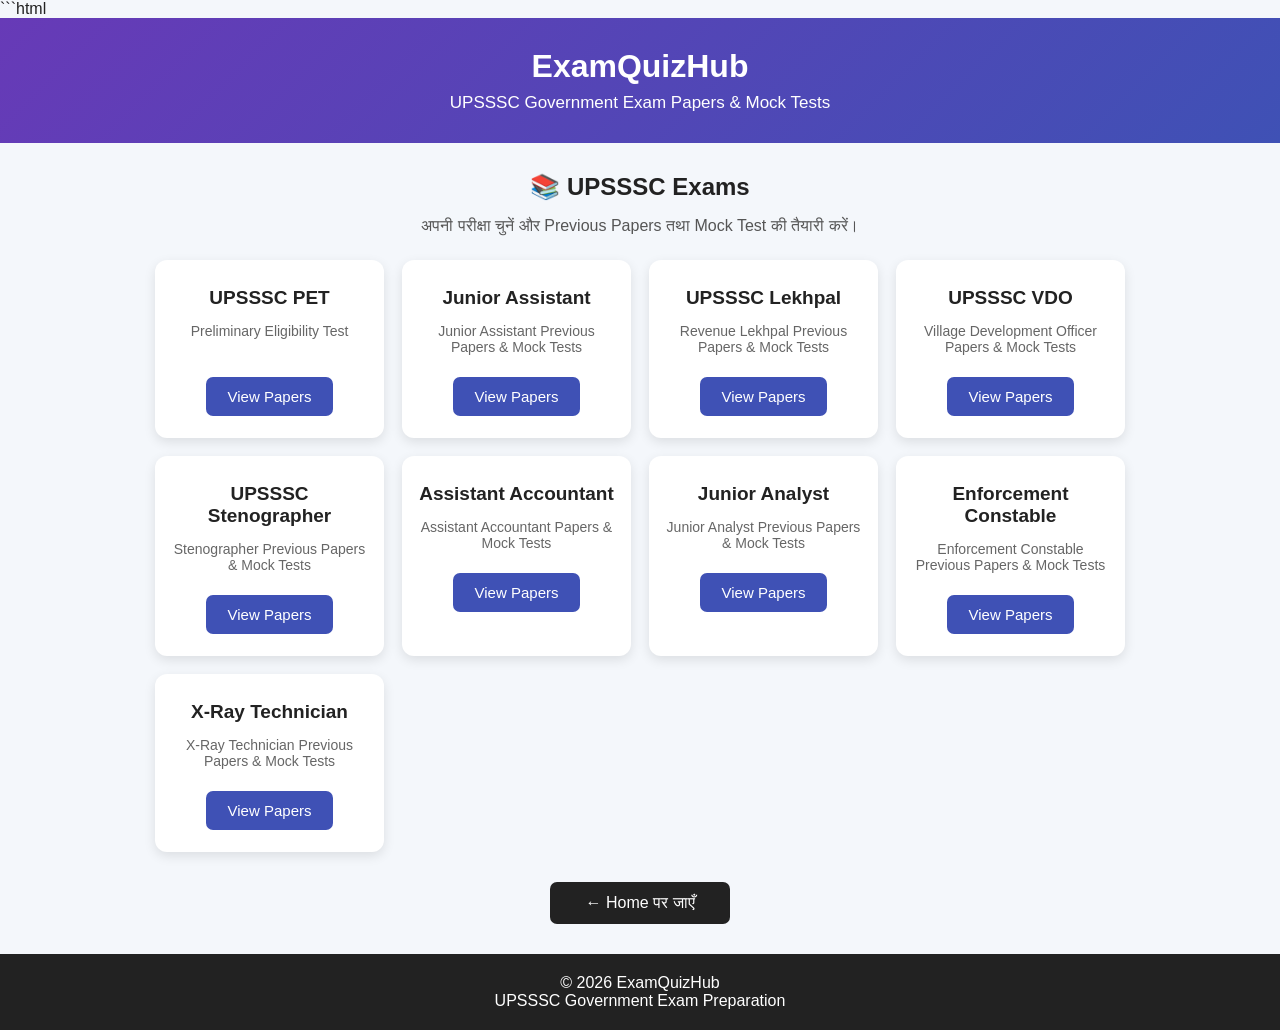
<file: upsssc.html>
```html
<!DOCTYPE html>
<html lang="hi">

<head>

    <meta charset="UTF-8">

    <meta name="viewport"
          content="width=device-width, initial-scale=1.0">

    <title>UPSSSC Exams | ExamQuizHub</title>

    <style>

        * {
            box-sizing: border-box;
        }

        body {
            margin: 0;
            font-family: Arial, sans-serif;
            background: #f4f7fb;
            color: #222;
        }

        /* HEADER */

        .header {
            background: linear-gradient(135deg, #673ab7, #3f51b5);
            color: white;
            text-align: center;
            padding: 30px 15px;
        }

        .header h1 {
            margin: 0;
            font-size: 32px;
        }

        .header p {
            margin: 8px 0 0;
            font-size: 17px;
        }

        /* MAIN */

        .container {
            max-width: 1000px;
            margin: 30px auto;
            padding: 0 15px;
        }

        .title {
            text-align: center;
            margin-bottom: 25px;
        }

        .title h2 {
            margin-bottom: 8px;
        }

        .title p {
            color: #555;
        }

        /* EXAM GRID */

        .exam-grid {
            display: grid;

            grid-template-columns:
                repeat(auto-fit, minmax(220px, 1fr));

            gap: 18px;
        }

        /* CARD */

        .exam-card {
            background: white;

            border-radius: 12px;

            padding: 22px 15px;

            text-align: center;

            box-shadow:
                0 4px 12px rgba(0,0,0,0.10);

            transition: 0.3s;
        }

        .exam-card:hover {

            transform: translateY(-5px);

            box-shadow:
                0 7px 18px rgba(0,0,0,0.15);
        }

        .exam-card h3 {

            margin: 5px 0 12px;

            font-size: 19px;
        }

        .exam-card p {

            color: #666;

            font-size: 14px;

            min-height: 40px;
        }

        /* BUTTON */

        .exam-card button {

            border: none;

            background: #3f51b5;

            color: white;

            padding: 11px 22px;

            border-radius: 7px;

            cursor: pointer;

            font-size: 15px;
        }

        .exam-card button:hover {

            background: #283593;
        }

        /* BACK BUTTON */

        .back-btn {

            display: block;

            width: 180px;

            margin: 30px auto;

            padding: 12px;

            text-align: center;

            background: #222;

            color: white;

            text-decoration: none;

            border-radius: 7px;
        }

        .back-btn:hover {

            background: #000;
        }

        /* FOOTER */

        footer {

            text-align: center;

            padding: 20px;

            margin-top: 30px;

            background: #222;

            color: white;
        }

    </style>

</head>


<body>


<!-- HEADER -->

<header class="header">

    <h1>ExamQuizHub</h1>

    <p>
        UPSSSC Government Exam Papers & Mock Tests
    </p>

</header>



<!-- MAIN -->

<main class="container">


    <div class="title">

        <h2>📚 UPSSSC Exams</h2>

        <p>
            अपनी परीक्षा चुनें और Previous Papers तथा
            Mock Test की तैयारी करें।
        </p>

    </div>



    <div class="exam-grid">


        <!-- PET -->

        <div class="exam-card">

            <h3>UPSSSC PET</h3>

            <p>
                Preliminary Eligibility Test
            </p>

            <button
                onclick="location.href='upsssc-pet.html'">

                View Papers

            </button>

        </div>



        <!-- JUNIOR ASSISTANT -->

        <div class="exam-card">

            <h3>Junior Assistant</h3>

            <p>
                Junior Assistant Previous Papers
                & Mock Tests
            </p>

            <button
                onclick="showMessage('Junior Assistant')">

                View Papers

            </button>

        </div>



        <!-- LEKHPAL -->

        <div class="exam-card">

            <h3>UPSSSC Lekhpal</h3>

            <p>
                Revenue Lekhpal Previous Papers
                & Mock Tests
            </p>

            <button
                onclick="showMessage('Lekhpal')">

                View Papers

            </button>

        </div>



        <!-- VDO -->

        <div class="exam-card">

            <h3>UPSSSC VDO</h3>

            <p>
                Village Development Officer
                Papers & Mock Tests
            </p>

            <button
                onclick="showMessage('VDO')">

                View Papers

            </button>

        </div>



        <!-- STENOGRAPHER -->

        <div class="exam-card">

            <h3>UPSSSC Stenographer</h3>

            <p>
                Stenographer Previous Papers
                & Mock Tests
            </p>

            <button
                onclick="showMessage('Stenographer')">

                View Papers

            </button>

        </div>



        <!-- ASSISTANT ACCOUNTANT -->

        <div class="exam-card">

            <h3>Assistant Accountant</h3>

            <p>
                Assistant Accountant Papers
                & Mock Tests
            </p>

            <button
                onclick="showMessage('Assistant Accountant')">

                View Papers

            </button>

        </div>



        <!-- JUNIOR ANALYST -->

        <div class="exam-card">

            <h3>Junior Analyst</h3>

            <p>
                Junior Analyst Previous Papers
                & Mock Tests
            </p>

            <button
                onclick="showMessage('Junior Analyst')">

                View Papers

            </button>

        </div>



        <!-- ENFORCEMENT CONSTABLE -->

        <div class="exam-card">

            <h3>Enforcement Constable</h3>

            <p>
                Enforcement Constable
                Previous Papers & Mock Tests
            </p>

            <button
                onclick="showMessage('Enforcement Constable')">

                View Papers

            </button>

        </div>



        <!-- X-RAY TECHNICIAN -->

        <div class="exam-card">

            <h3>X-Ray Technician</h3>

            <p>
                X-Ray Technician
                Previous Papers & Mock Tests
            </p>

            <button
                onclick="showMessage('X-Ray Technician')">

                View Papers

            </button>

        </div>



    </div>


    <!-- BACK BUTTON -->

    <a href="index.html" class="back-btn">
        ← Home पर जाएँ
    </a>


</main>



<!-- FOOTER -->

<footer>

    © 2026 ExamQuizHub
    <br>
    UPSSSC Government Exam Preparation

</footer>



<script>

function showMessage(examName) {

    alert(
        examName +
        " का page अभी तैयार न
```
</file>
<file: style.css>
/* =========================================
   EXAMQUIZHUB - MODERN CBT STYLE
========================================= */

* {
    box-sizing: border-box;
}

body {
    margin: 0;
    padding: 0;
    font-family: Arial, "Noto Sans Devanagari", sans-serif;
    background: #f1f5f9;
    color: #1e293b;
}

/* =========================================
   HEADER
========================================= */

.site-header {
    background: linear-gradient(135deg, #1d4ed8, #4f46e5);
    color: white;
    text-align: center;
    padding: 28px 15px;
    box-shadow: 0 4px 15px rgba(0, 0, 0, 0.15);
}

.site-header h1 {
    margin: 0;
    font-size: 36px;
}

.site-header p {
    margin: 8px 0;
    font-size: 17px;
}

.owner-name {
    font-size: 14px !important;
    opacity: 0.95;
}

/* =========================================
   WELCOME BOX
========================================= */

.welcome-box {
    max-width: 1000px;
    margin: 25px auto;
    padding: 25px;
    background: white;
    border-radius: 16px;
    text-align: center;
    box-shadow: 0 5px 20px rgba(15, 23, 42, 0.08);
}

.welcome-box h2 {
    color: #1d4ed8;
    margin-top: 0;
}

/* =========================================
   MAIN
========================================= */

main {
    max-width: 1000px;
    margin: auto;
    padding: 10px 15px 50px;
}

section {
    margin-bottom: 25px;
}

section h2 {
    text-align: center;
    color: #1e3a8a;
}

/* =========================================
   CATEGORY BUTTONS
========================================= */

.category-buttons,
.exam-buttons {
    display: grid;
    grid-template-columns: repeat(auto-fit, minmax(140px, 1fr));
    gap: 12px;
}

button {
    border: none;
    border-radius: 10px;
    padding: 13px 18px;
    font-size: 15px;
    font-weight: 600;
    cursor: pointer;
    transition: 0.2s;
}

.category-buttons button {
    background: white;
    color: #1d4ed8;
    border: 2px solid #dbeafe;
    box-shadow: 0 3px 10px rgba(0,0,0,0.06);
}

.category-buttons button:hover,
.category-buttons button.selected {
    background: #2563eb;
    color: white;
    transform: translateY(-2px);
}

/* =========================================
   EXAM SELECTION
========================================= */

.exam-selection,
.exam-info {
    background: white;
    padding: 25px;
    border-radius: 16px;
    box-shadow: 0 5px 20px rgba(0,0,0,0.08);
}

.exam-buttons button {
    background: #eff6ff;
    color: #1e40af;
    border: 1px solid #bfdbfe;
}

.exam-buttons button:hover {
    background: #2563eb;
    color: white;
    transform: translateY(-2px);
}

/* =========================================
   PAPER DETAILS
========================================= */

.paper-details {
    display: grid;
    grid-template-columns: repeat(3, 1fr);
    gap: 15px;
    margin: 20px 0;
}

.paper-details div {
    background: #f8fafc;
    border: 1px solid #e2e8f0;
    border-radius: 12px;
    padding: 18px;
    text-align: center;
}

.paper-details span {
    display: block;
    color: #64748b;
    margin-bottom: 8px;
}

.paper-details strong {
    font-size: 20px;
    color: #1d4ed8;
}

/* =========================================
   START BUTTON
========================================= */

.start-btn {
    width: 100%;
    background: linear-gradient(135deg, #16a34a, #22c55e);
    color: white;
    font-size: 18px;
    padding: 15px;
    box-shadow: 0 5px 12px rgba(34,197,94,0.25);
}

.start-btn:hover {
    transform: translateY(-2px);
}

/* =========================================
   QUIZ BOX
========================================= */

#quizBox {
    background: white;
    padding: 20px;
    border-radius: 16px;
    box-shadow: 0 5px 20px rgba(0,0,0,0.08);
}

/* =========================================
   TIMER
========================================= */

#timer {
    background: #eff6ff;
    color: #1d4ed8;
    border: 2px solid #bfdbfe;
    border-radius: 12px;
    padding: 15px;
    text-align: center;
    font-size: 20px;
    font-weight: bold;
    margin-bottom: 15px;
}

#time {
    color: #dc2626;
    font-size: 24px;
}

/* =========================================
   PROGRESS
========================================= */

#progressInfo {
    text-align: center;
    font-weight: bold;
    margin: 12px 0;
}

#progressBar {
    width: 100%;
    height: 9px;
    background: #e2e8f0;
    border-radius: 10px;
    overflow: hidden;
    margin-bottom: 25px;
}

#progress {
    height: 100%;
    width: 0%;
    background: linear-gradient(90deg, #2563eb, #7c3aed);
    transition: width 0.3s;
}

/* =========================================
   QUESTION
========================================= */

#question {
    background: #f8fafc;
    border-left: 5px solid #2563eb;
    padding: 20px;
    border-radius: 10px;
    text-align: left;
    color: #0f172a;
}

/* =========================================
   OPTIONS
========================================= */

#options {
    display: grid;
    gap: 12px;
    margin-top: 20px;
}

.option {
    width: 100%;
    text-align: left;
    background: white;
    border: 2px solid #e2e8f0;
    color: #334155;
}

.option:hover {
    border-color: #2563eb;
    background: #eff6ff;
}

.option.selected {
    background: #dbeafe;
    border-color: #2563eb;
    color: #1e40af;
}

/* =========================================
   NAVIGATION
========================================= */

.quiz-navigation {
    display: flex;
    justify-content: space-between;
    gap: 15px;
    margin-top: 25px;
}

#previousBtn {
    background: #64748b;
    color: white;
}

#nextBtn {
    background: #2563eb;
    color: white;
}

#previousBtn:disabled,
#nextBtn:disabled {
    opacity: 0.4;
    cursor: not-allowed;
}

/* =========================================
   QUESTION PALETTE
========================================= */

.question-palette {
    margin-top: 25px;
    padding: 18px;
    background: #f8fafc;
    border-radius: 12px;
    border: 1px solid #e2e8f0;
}

.question-palette h3 {
    margin-top: 0;
    color: #1e3a8a;
}

#questionPalette {
    display: flex;
    flex-wrap: wrap;
    gap: 8px;
}

.palette-btn {
    width: 42px;
    height: 42px;
    padding: 0;
    background: white;
    border: 2px solid #cbd5e1;
    color: #334155;
}

.palette-btn.current {
    background: #2563eb;
    color: white;
    border-color: #2563eb;
}

.palette-btn.attempted {
    background: #16a34a;
    color: white;
    border-color: #16a34a;
}

/* =========================================
   SUBMIT
========================================= */

.submit-btn {
    width: 100%;
    margin-top: 25px;
    background: #dc2626;
    color: white;
    font-size: 17px;
}

.submit-btn:hover {
    background: #b91c1c;
}

/* =========================================
   RESULT
========================================= */

#resultBox {
    background: white;
    padding: 30px;
    border-radius: 16px;
    text-align: center;
    box-shadow: 0 5px 20px rgba(0,0,0,0.08);
}

#score {
    margin-top: 20px;
}

.score-number {
    font-size: 45px;
    font-weight: bold;
    color: #2563eb;
    margin: 15px;
}

.result-item {
    padding: 12px;
    margin: 8px 0;
    background: #f8fafc;
    border-radius: 8px;
}

.correct-result {
    color: #15803d;
}

.wrong-result {
    color: #dc2626;
}

.restart-btn {
    background: #2563eb;
    color: white;
    margin-top: 15px;
}

/* =========================================
   BACK BUTTON
========================================= */

.back-btn {
    margin-top: 15px;
    background: #64748b;
    color: white;
}

/* =========================================
   MOBILE
========================================= */

@media (max-width: 600px) {

    .site-header h1 {
        font-size: 28px;
    }

    .welcome-box {
        margin: 15px;
        padding: 20px;
    }

    main {
        padding: 5px 10px 30px;
    }

    .paper-details {
        grid-template-columns: 1fr;
    }

    .quiz-navigation {
        flex-direction: column;
    }

    .quiz-navigation button {
        width: 100%;
    }

    #question {
        font-size: 18px;
    }

    .option {
        padding: 15px;
        font-size: 15px;
    }

}
/* =========================================
   QUESTION STATUS
========================================= */

.question-status {
    display: grid;
    grid-template-columns: repeat(3, 1fr);
    gap: 10px;
    margin: 15px 0;
}

.status-box {
    padding: 12px;
    border-radius: 10px;
    text-align: center;
    font-size: 14px;
    font-weight: 600;
    background: #f8fafc;
    border: 1px solid #e2e8f0;
}

.status-box strong {
    font-size: 17px;
    margin-left: 4px;
}

.status-dot {
    display: inline-block;
    width: 10px;
    height: 10px;
    border-radius: 50%;
    margin-right: 5px;
}

.green {
    background: #16a34a;
}

.gray {
    background: #94a3b8;
}

.blue {
    background: #2563eb;
}

@media (max-width: 600px) {

    .question-status {
        grid-template-columns: 1fr;
    }

}
/* TOP STATUS */

.top-status {
    display: grid;
    grid-template-columns: repeat(3, 1fr);
    gap: 10px;
    margin-bottom: 15px;
}

.status-item {
    background: #ffffff;
    padding: 12px;
    border-radius: 10px;
    text-align: center;
    font-size: 14px;
    border: 1px solid #e2e8f0;
    box-shadow: 0 2px 8px rgba(0,0,0,0.05);
}

.status-item strong {
    display: block;
    font-size: 20px;
    margin-top: 4px;
    color: #2563eb;
}

@media (max-width: 600px) {
    .top-status {
        grid-template-columns: 1fr;
    }
}
</file>
